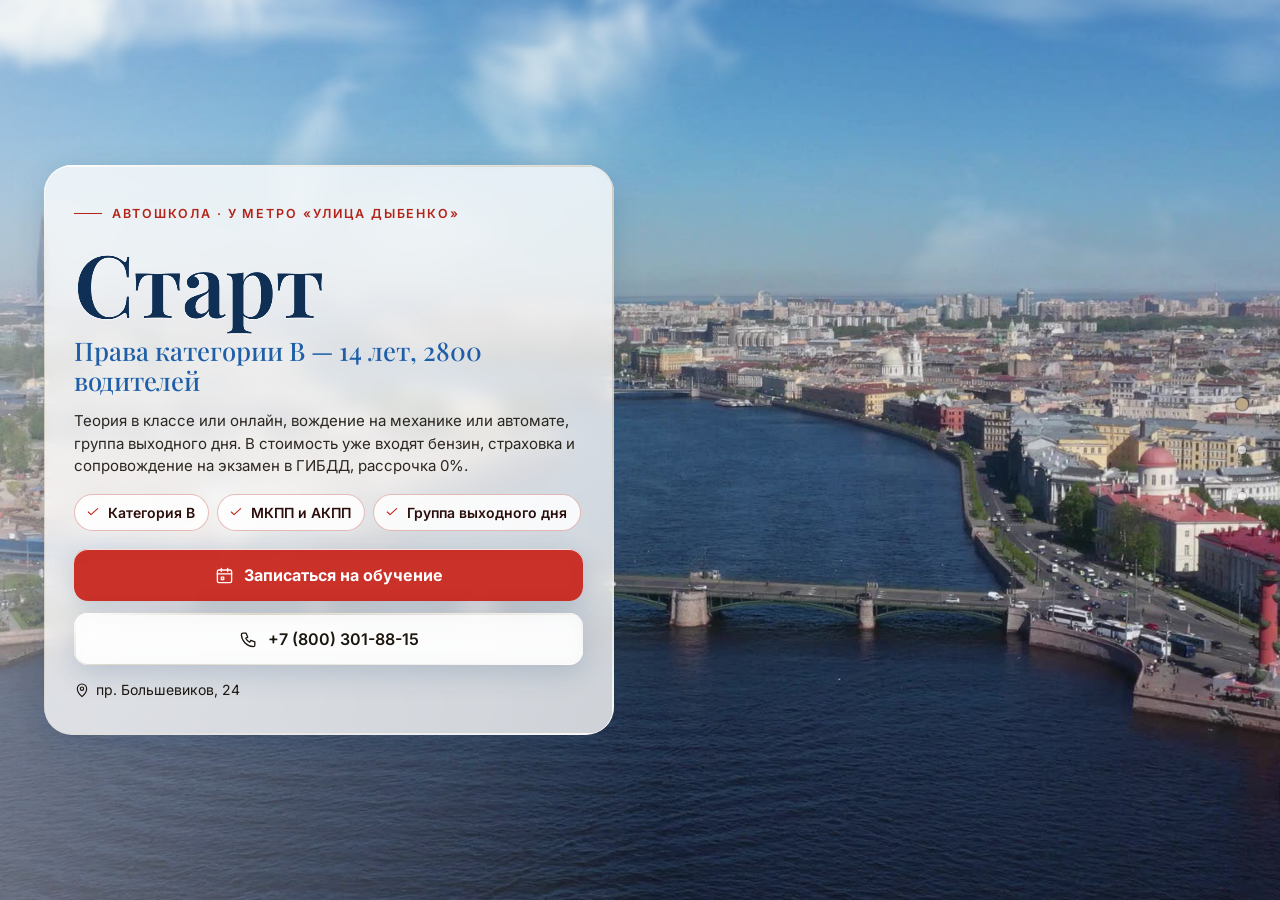
<file: index.html>
<!DOCTYPE html>
<html lang="ru" data-theme="light">
<head>
<meta charset="utf-8">
<meta name="viewport" content="width=device-width, initial-scale=1, viewport-fit=cover">
<title>Автошкола «Старт» — права категории B у метро «Улица Дыбенко», Санкт-Петербург</title>
<meta name="description" content="Автошкола «Старт»: категория B, механика или автомат, теория в классе или онлайн, бензин и страховка в стоимости, рассрочка 0%, группа выходного дня. Тарифы от 55 000 ₽. пр. Большевиков, 24. Телефон 8-800-301-88-15.">
<meta name="robots" content="noindex, nofollow, noarchive">
<meta name="geo.region" content="RU-SPE">
<meta name="geo.placename" content="Санкт-Петербург">
<meta name="geo.position" content="59.8944504;30.4585142">
<meta name="ICBM" content="59.8944504, 30.4585142">
<meta property="og:type" content="website">
<meta property="og:locale" content="ru_RU">
<meta property="og:site_name" content="Автошкола «Старт»">
<meta property="og:title" content="Автошкола «Старт» — права категории B у метро «Улица Дыбенко», Санкт-Петербург">
<meta property="og:description" content="Автошкола «Старт»: категория B, механика или автомат, теория в классе или онлайн, бензин и страховка в стоимости, рассрочка 0%, группа выходного дня. Тарифы от 55 000 ₽. пр. Большевиков, 24. Телефон 8-800-301-88-15.">
<meta name="twitter:card" content="summary_large_image">
<meta name="twitter:title" content="Автошкола «Старт» — права категории B у метро «Улица Дыбенко», Санкт-Петербург">
<meta name="twitter:description" content="Автошкола «Старт»: категория B, механика или автомат, теория в классе или онлайн, бензин и страховка в стоимости, рассрочка 0%, группа выходного дня. Тарифы от 55 000 ₽. пр. Большевиков, 24. Телефон 8-800-301-88-15.">
<meta name="theme-color" content="#fff4f2">
<link rel="icon" href="data:image/svg+xml,%3Csvg%20xmlns%3D%22http%3A//www.w3.org/2000/svg%22%20viewBox%3D%220%200%2064%2064%22%3E%3Crect%20width%3D%2264%22%20height%3D%2264%22%20rx%3D%2214%22%20fill%3D%22%231f5fa8%22/%3E%3Ccircle%20cx%3D%2232%22%20cy%3D%2232%22%20r%3D%2217%22%20fill%3D%22none%22%20stroke%3D%22%23fff%22%20stroke-width%3D%225%22/%3E%3Ccircle%20cx%3D%2232%22%20cy%3D%2232%22%20r%3D%225%22%20fill%3D%22%23ffc54d%22/%3E%3C/svg%3E">
<script>document.documentElement.classList.add('js');try{var _i=parseInt(localStorage.getItem('nb_fs2'),10),_f=[1,1.15,1.3,1.5][_i];if(_f)document.documentElement.style.setProperty('--fs',_f)}catch(e){}</script>
<style id="hero-timing">:root{--hero-d:1.2s}</style>
<link rel="preload" as="image" href="img/hero-poster.jpg" fetchpriority="high">
<!-- шрифты лежат внутри сайта: Google Fonts у российской аудитории режется -->
<style>
@font-face{font-family:'Inter';font-style:normal;font-weight:400;font-display:swap;src:url(assets/fonts/inter-400-cyrillic-ext.woff2) format('woff2');unicode-range:U+0460-052F, U+1C80-1C8A, U+20B4, U+2DE0-2DFF, U+A640-A69F, U+FE2E-FE2F}
@font-face{font-family:'Inter';font-style:normal;font-weight:400;font-display:swap;src:url(assets/fonts/inter-400-cyrillic.woff2) format('woff2');unicode-range:U+0301, U+0400-045F, U+0490-0491, U+04B0-04B1, U+2116}
@font-face{font-family:'Inter';font-style:normal;font-weight:400;font-display:swap;src:url(assets/fonts/inter-400-latin-ext.woff2) format('woff2');unicode-range:U+0100-02BA, U+02BD-02C5, U+02C7-02CC, U+02CE-02D7, U+02DD-02FF, U+0304, U+0308, U+0329, U+1D00-1DBF, U+1E00-1E9F, U+1EF2-1EFF, U+2020, U+20A0-20AB, U+20AD-20C0, U+2113, U+2C60-2C7F, U+A720-A7FF}
@font-face{font-family:'Inter';font-style:normal;font-weight:400;font-display:swap;src:url(assets/fonts/inter-400-latin.woff2) format('woff2');unicode-range:U+0000-00FF, U+0131, U+0152-0153, U+02BB-02BC, U+02C6, U+02DA, U+02DC, U+0304, U+0308, U+0329, U+2000-206F, U+20AC, U+2122, U+2191, U+2193, U+2212, U+2215, U+FEFF, U+FFFD}
@font-face{font-family:'Inter';font-style:normal;font-weight:500;font-display:swap;src:url(assets/fonts/inter-500-cyrillic-ext.woff2) format('woff2');unicode-range:U+0460-052F, U+1C80-1C8A, U+20B4, U+2DE0-2DFF, U+A640-A69F, U+FE2E-FE2F}
@font-face{font-family:'Inter';font-style:normal;font-weight:500;font-display:swap;src:url(assets/fonts/inter-500-cyrillic.woff2) format('woff2');unicode-range:U+0301, U+0400-045F, U+0490-0491, U+04B0-04B1, U+2116}
@font-face{font-family:'Inter';font-style:normal;font-weight:500;font-display:swap;src:url(assets/fonts/inter-500-latin-ext.woff2) format('woff2');unicode-range:U+0100-02BA, U+02BD-02C5, U+02C7-02CC, U+02CE-02D7, U+02DD-02FF, U+0304, U+0308, U+0329, U+1D00-1DBF, U+1E00-1E9F, U+1EF2-1EFF, U+2020, U+20A0-20AB, U+20AD-20C0, U+2113, U+2C60-2C7F, U+A720-A7FF}
@font-face{font-family:'Inter';font-style:normal;font-weight:500;font-display:swap;src:url(assets/fonts/inter-500-latin.woff2) format('woff2');unicode-range:U+0000-00FF, U+0131, U+0152-0153, U+02BB-02BC, U+02C6, U+02DA, U+02DC, U+0304, U+0308, U+0329, U+2000-206F, U+20AC, U+2122, U+2191, U+2193, U+2212, U+2215, U+FEFF, U+FFFD}
@font-face{font-family:'Inter';font-style:normal;font-weight:600;font-display:swap;src:url(assets/fonts/inter-600-cyrillic-ext.woff2) format('woff2');unicode-range:U+0460-052F, U+1C80-1C8A, U+20B4, U+2DE0-2DFF, U+A640-A69F, U+FE2E-FE2F}
@font-face{font-family:'Inter';font-style:normal;font-weight:600;font-display:swap;src:url(assets/fonts/inter-600-cyrillic.woff2) format('woff2');unicode-range:U+0301, U+0400-045F, U+0490-0491, U+04B0-04B1, U+2116}
@font-face{font-family:'Inter';font-style:normal;font-weight:600;font-display:swap;src:url(assets/fonts/inter-600-latin-ext.woff2) format('woff2');unicode-range:U+0100-02BA, U+02BD-02C5, U+02C7-02CC, U+02CE-02D7, U+02DD-02FF, U+0304, U+0308, U+0329, U+1D00-1DBF, U+1E00-1E9F, U+1EF2-1EFF, U+2020, U+20A0-20AB, U+20AD-20C0, U+2113, U+2C60-2C7F, U+A720-A7FF}
@font-face{font-family:'Inter';font-style:normal;font-weight:600;font-display:swap;src:url(assets/fonts/inter-600-latin.woff2) format('woff2');unicode-range:U+0000-00FF, U+0131, U+0152-0153, U+02BB-02BC, U+02C6, U+02DA, U+02DC, U+0304, U+0308, U+0329, U+2000-206F, U+20AC, U+2122, U+2191, U+2193, U+2212, U+2215, U+FEFF, U+FFFD}
@font-face{font-family:'Inter';font-style:normal;font-weight:700;font-display:swap;src:url(assets/fonts/inter-700-cyrillic-ext.woff2) format('woff2');unicode-range:U+0460-052F, U+1C80-1C8A, U+20B4, U+2DE0-2DFF, U+A640-A69F, U+FE2E-FE2F}
@font-face{font-family:'Inter';font-style:normal;font-weight:700;font-display:swap;src:url(assets/fonts/inter-700-cyrillic.woff2) format('woff2');unicode-range:U+0301, U+0400-045F, U+0490-0491, U+04B0-04B1, U+2116}
@font-face{font-family:'Inter';font-style:normal;font-weight:700;font-display:swap;src:url(assets/fonts/inter-700-latin-ext.woff2) format('woff2');unicode-range:U+0100-02BA, U+02BD-02C5, U+02C7-02CC, U+02CE-02D7, U+02DD-02FF, U+0304, U+0308, U+0329, U+1D00-1DBF, U+1E00-1E9F, U+1EF2-1EFF, U+2020, U+20A0-20AB, U+20AD-20C0, U+2113, U+2C60-2C7F, U+A720-A7FF}
@font-face{font-family:'Inter';font-style:normal;font-weight:700;font-display:swap;src:url(assets/fonts/inter-700-latin.woff2) format('woff2');unicode-range:U+0000-00FF, U+0131, U+0152-0153, U+02BB-02BC, U+02C6, U+02DA, U+02DC, U+0304, U+0308, U+0329, U+2000-206F, U+20AC, U+2122, U+2191, U+2193, U+2212, U+2215, U+FEFF, U+FFFD}
@font-face{font-family:'Playfair Display';font-style:normal;font-weight:500;font-display:swap;src:url(assets/fonts/playfair-display-500-cyrillic.woff2) format('woff2');unicode-range:U+0301, U+0400-045F, U+0490-0491, U+04B0-04B1, U+2116}
@font-face{font-family:'Playfair Display';font-style:normal;font-weight:500;font-display:swap;src:url(assets/fonts/playfair-display-500-latin-ext.woff2) format('woff2');unicode-range:U+0100-02BA, U+02BD-02C5, U+02C7-02CC, U+02CE-02D7, U+02DD-02FF, U+0304, U+0308, U+0329, U+1D00-1DBF, U+1E00-1E9F, U+1EF2-1EFF, U+2020, U+20A0-20AB, U+20AD-20C0, U+2113, U+2C60-2C7F, U+A720-A7FF}
@font-face{font-family:'Playfair Display';font-style:normal;font-weight:500;font-display:swap;src:url(assets/fonts/playfair-display-500-latin.woff2) format('woff2');unicode-range:U+0000-00FF, U+0131, U+0152-0153, U+02BB-02BC, U+02C6, U+02DA, U+02DC, U+0304, U+0308, U+0329, U+2000-206F, U+20AC, U+2122, U+2191, U+2193, U+2212, U+2215, U+FEFF, U+FFFD}
@font-face{font-family:'Playfair Display';font-style:normal;font-weight:600;font-display:swap;src:url(assets/fonts/playfair-display-600-cyrillic.woff2) format('woff2');unicode-range:U+0301, U+0400-045F, U+0490-0491, U+04B0-04B1, U+2116}
@font-face{font-family:'Playfair Display';font-style:normal;font-weight:600;font-display:swap;src:url(assets/fonts/playfair-display-600-latin-ext.woff2) format('woff2');unicode-range:U+0100-02BA, U+02BD-02C5, U+02C7-02CC, U+02CE-02D7, U+02DD-02FF, U+0304, U+0308, U+0329, U+1D00-1DBF, U+1E00-1E9F, U+1EF2-1EFF, U+2020, U+20A0-20AB, U+20AD-20C0, U+2113, U+2C60-2C7F, U+A720-A7FF}
@font-face{font-family:'Playfair Display';font-style:normal;font-weight:600;font-display:swap;src:url(assets/fonts/playfair-display-600-latin.woff2) format('woff2');unicode-range:U+0000-00FF, U+0131, U+0152-0153, U+02BB-02BC, U+02C6, U+02DA, U+02DC, U+0304, U+0308, U+0329, U+2000-206F, U+20AC, U+2122, U+2191, U+2193, U+2212, U+2215, U+FEFF, U+FFFD}
/* ===== Notary site — generator stylesheet (light warm base, dark theme by toggle) ===== */
:root{
  --p100:#665230; --p90:#97825e; --p80:#bba887; --p70:#c2b9a9; --p50:#dad5ce; --p40:#e0dedb;
  --p30:#eeece9; --p20:#f1f1f0; --p10:#f8f8f8; --n100:#0e0f11; --n90:#3c404b; --n10:#fff;

  --bg:var(--p10); --bg2:var(--p20); --bg3:var(--p30); --card:var(--n10); --text:var(--n100); --muted:var(--n90);
  --line:var(--p50); --line2:var(--p40); --accent:var(--p90); --accent-d:var(--p100); --accent-l:var(--p80); --accent-soft:var(--p30);
  --on-accent:#fff; --shadow:0 1px 10px rgba(51,51,51,.10); --shadow-lg:0 12px 40px rgba(30,24,10,.14);
  --hero-ov1:rgba(14,15,17,.72); --hero-ov2:rgba(14,15,17,.30); --sec-ov:rgba(248,248,248,.72);
  --ok:#2e8b57; --bad:#b4453b;
  /* те же цвета составляющими: rgba() понимают все браузеры, color-mix() — нет */
  --bg-rgb:248,248,248; --card-rgb:255,255,255; --accent-rgb:151,130,94; --ok-rgb:46,139,87;

  --zc:var(--fs); --fs:1; --vwu:calc(1vw / var(--fs)); --vhu:calc(1vh / var(--fs));   /* масштаб текста (А−/А+) и «честные» vw/vh под ним */
  --hdr-h:68px; --bar-h:70px; --vh:calc(100*var(--vhu)); --gap:24px; --radius:14px; --radius-s:10px;
  --font:"Inter",Tahoma,Arial,sans-serif; --serif:"Playfair Display",Georgia,"Times New Roman",serif;
  --ease:cubic-bezier(.65,.05,.36,1); --speed:520ms;
}
html[data-theme="dark"]{
  --bg:#17150f; --bg2:#1d1a13; --bg3:#252117; --card:#221e15; --text:#f1ebdf; --muted:#b9ae98;
  --line:#3a3325; --line2:#2f2a1e; --accent:#c9b17f; --accent-d:#e0cf9f; --accent-l:#8d7b58; --accent-soft:#2a251a;
  --on-accent:#17150f; --shadow:0 1px 12px rgba(0,0,0,.45); --shadow-lg:0 14px 40px rgba(0,0,0,.55);
  --hero-ov1:rgba(10,9,6,.80); --hero-ov2:rgba(10,9,6,.40); --sec-ov:rgba(16,15,12,.76);
  --bg-rgb:23,21,15; --card-rgb:34,30,21; --accent-rgb:201,177,127;
}

*,*::before,*::after{box-sizing:border-box}
/* А−/А+: весь сайт — шапка, плашки, меню, формы, окна — растёт пропорционально, как при увеличении масштаба в браузере */
html{-webkit-text-size-adjust:100%;scroll-behavior:auto;zoom:var(--fs,1)}
html,body{height:100%;margin:0;overflow:hidden;background:var(--bg);color:var(--text);
  font-family:var(--font);font-size:16px;line-height:1.55;-webkit-font-smoothing:antialiased}
body{overscroll-behavior:none;position:relative}
a{color:inherit;text-decoration:none}
img{display:block;max-width:100%}
button{font:inherit;color:inherit;background:none;border:0;padding:0;cursor:pointer}
input,select,textarea{font:inherit;color:inherit}
h1,h2,h3,h4,p{margin:0}
ul{margin:0;padding:0;list-style:none}
svg{display:block}
.ico{width:22px;height:22px;stroke:currentColor;fill:none;stroke-width:1.7;stroke-linecap:round;stroke-linejoin:round;flex:none}
.vh{position:absolute!important;width:1px;height:1px;overflow:hidden;clip:rect(0 0 0 0);white-space:nowrap}

/* ---------- typography helpers ---------- */
.kicker{display:inline-flex;align-items:center;gap:10px;font-size:13px;font-weight:600;letter-spacing:.14em;text-transform:uppercase;color:var(--accent)}
.kicker::before{content:"";width:28px;height:1px;background:var(--accent)}
.h2{font-size:clamp(26px,calc(3.2*var(--vwu,1vw)),40px);font-weight:600;letter-spacing:-.02em;line-height:1.12;margin-top:10px}
.lead{color:var(--muted);font-size:17px;max-width:640px;margin-top:12px}
.sec-head{margin-bottom:28px}
#contacts .sec-head{margin-bottom:18px}

/* ---------- buttons ---------- */
.btn{display:inline-flex;align-items:center;justify-content:center;gap:10px;min-height:48px;padding:0 22px;border-radius:999px;
  font-weight:600;font-size:15px;line-height:1;border:1.5px solid transparent;transition:background .25s,color .25s,border-color .25s,transform .2s,box-shadow .25s;white-space:nowrap}
.btn:active{transform:translateY(1px)}
.btn-primary{background:var(--accent-d);color:var(--on-accent);border-color:var(--accent-d)}
.btn-primary:hover{background:var(--accent);border-color:var(--accent);color:#fff}
html[data-theme="dark"] .btn-primary:hover{color:#17150f}
.btn-ghost{border-color:var(--line);color:var(--text);background:var(--card)}
.btn-ghost:hover{border-color:var(--accent);color:var(--accent-d)}
.btn-light{background:rgba(255,255,255,.14);color:#fff;border-color:rgba(255,255,255,.55);backdrop-filter:blur(6px)}
.btn-light:hover{background:#fff;color:var(--n100)}
.btn-white{background:#fff;color:var(--n100);border-color:#fff}
.btn-white:hover{background:var(--p30);border-color:var(--p30)}
.btn .ico{width:18px;height:18px}
.btn-sm{min-height:44px;padding:0 16px;font-size:14px}

/* ---------- header ---------- */
.hdr{position:fixed;top:0;left:0;right:0;height:var(--hdr-h);z-index:200;display:flex;align-items:center;
  zoom:calc(1 / var(--zc,1)); --vwu:1vw; --vhu:1vh;   /* А−/А+ шапку не трогают: она всегда как при 100 % (страница в zoom, шапка — встречный zoom) */
  background:rgba(var(--bg-rgb),.88);backdrop-filter:blur(12px);-webkit-backdrop-filter:blur(12px);
  border-bottom:1px solid var(--line2);transition:background .3s}
.hdr-in{width:100%;max-width:1280px;margin:0 auto;padding:0 28px;display:flex;align-items:center;gap:24px}
.brand{display:flex;align-items:center;gap:12px;min-width:0;min-height:44px}
.mono-img{object-fit:contain;background:#fff;padding:2px;box-sizing:border-box}
.mono{width:42px;height:42px;border-radius:12px;background:var(--accent-d);color:var(--on-accent);display:grid;place-items:center;
  font-family:var(--serif);font-size:20px;font-weight:600;flex:none;letter-spacing:.02em}
.brand-t{display:flex;flex-direction:column;line-height:1.15;min-width:0}
.brand-n{font-weight:600;font-size:15px;white-space:nowrap;overflow:hidden;text-overflow:ellipsis}
.brand-s{font-size:13px;color:var(--muted);white-space:nowrap;overflow:hidden;text-overflow:ellipsis}
.nav{display:flex;align-items:center;gap:4px;margin-left:auto}
.nav > li{position:relative}
.nav-a{display:inline-flex;align-items:center;gap:6px;min-height:44px;padding:10px 12px;border-radius:8px;font-size:14px;font-weight:500;color:var(--text);opacity:.8;transition:opacity .2s,background .2s}
.nav-a:hover,.nav-a.cur,.nav > li.open > .nav-a{opacity:1;background:var(--bg3)}
.nav-a .chev{width:14px;height:14px;transition:transform .25s}
.nav > li.open > .nav-a .chev{transform:rotate(180deg)}
.hdr-tools{display:flex;align-items:center;gap:6px;margin-left:8px}
.tool{width:44px;height:44px;border-radius:10px;display:grid;place-items:center;color:var(--text);opacity:.8;transition:background .2s,opacity .2s}
.tool:hover{background:var(--bg3);opacity:1}
.tool .ico{width:20px;height:20px}
.tool-lang{width:auto;padding:0 10px;gap:6px;font-size:13px;font-weight:600;letter-spacing:.04em;display:flex;align-items:center}
.lang-wrap{position:relative}
.lang-dd{position:absolute;right:0;top:calc(100% + 8px);background:var(--card);border:1px solid var(--line);border-radius:12px;box-shadow:var(--shadow-lg);
  padding:6px;min-width:190px;display:none;z-index:210}
.lang-wrap.open .lang-dd{display:block}
.lang-dd button,.lang-dd a{display:flex;width:100%;align-items:center;gap:10px;min-height:44px;padding:9px 12px;border-radius:8px;font-size:14px;text-align:left}
.lang-dd button:hover,.lang-dd a:hover{background:var(--bg3)}
.lang-dd button.cur,.lang-dd a.cur{color:var(--accent-d);font-weight:600}
.lang-dd b{font-size:13px;letter-spacing:.08em;width:26px;color:var(--muted)}
.hdr-book{margin-left:4px}
.burger{display:none}
.moon,.sun{display:none}
html[data-theme="dark"] .sun{display:block}
html:not([data-theme="dark"]) .moon{display:block}

/* mega menu */
.mega{position:absolute;left:50%;top:calc(100% + 10px);transform:translateX(-50%);width:min(980px,calc(calc(100*var(--vwu,1vw)) - 40px));
  background:var(--card);border:1px solid var(--line);border-radius:16px;box-shadow:var(--shadow-lg);padding:20px;display:none;z-index:210}
.nav > li.open > .mega{display:block}
.mega-head{display:flex;justify-content:space-between;align-items:baseline;gap:16px;padding:0 6px 14px;border-bottom:1px solid var(--line2);margin-bottom:12px}
.mega-head b{font-size:14px}
.mega-head span{font-size:13px;color:var(--muted)}
.mega-grid{display:grid;grid-template-columns:repeat(2,1fr);gap:4px}
.mega-it{display:flex;gap:12px;align-items:flex-start;padding:10px 12px;border-radius:10px;text-align:left;width:100%;transition:background .2s}
.mega-it:hover{background:var(--bg3)}
.mega-it .cic{width:38px;height:38px;border-radius:10px;background:var(--accent-soft);color:var(--accent-d);display:grid;place-items:center;flex:none}
.mega-it .cic .ico{width:20px;height:20px}
.mega-it b{display:block;font-size:14px;font-weight:600}
.mega-it small{display:block;font-size:13px;color:var(--muted);line-height:1.35;margin-top:2px}
.mega-it em{font-style:normal;font-size:13px;color:var(--accent);margin-top:3px;display:block}

/* mobile menu */
.mmenu{position:fixed;top:calc(var(--hdr-h) / var(--zc,1));left:0;right:0;bottom:var(--bar-h);z-index:190;background:var(--bg);overflow-y:auto;padding:14px 18px 30px;display:none}
.mmenu.open{display:block}
.mmenu a,.mmenu .macc > button{display:flex;align-items:center;justify-content:space-between;width:100%;padding:14px 6px;border-bottom:1px solid var(--line2);font-size:17px;font-weight:500;text-align:left}
.mmenu .macc > button .chev{width:18px;height:18px;transition:transform .25s}
.mmenu .macc.open > button .chev{transform:rotate(180deg)}
.mmenu .macc-list{display:none;padding:4px 0 8px}
.mmenu .macc.open .macc-list{display:block}
.mmenu .macc-list button{display:flex;align-items:center;gap:12px;width:100%;padding:11px 8px;border-radius:10px;text-align:left;font-size:15px}
.mmenu .macc-list button:hover{background:var(--bg3)}
.mmenu .macc-list .cic{width:32px;height:32px;border-radius:8px;background:var(--accent-soft);color:var(--accent-d);display:grid;place-items:center;flex:none}
.mmenu .macc-list .cic .ico{width:17px;height:17px}
.mmenu-foot{display:flex;flex-wrap:wrap;gap:8px;margin-top:18px}
.mmenu-foot .btn{flex:1}

/* ---------- full-page scroller ---------- */
.fp{position:relative;width:100%;height:var(--vh);overflow:hidden}
.fp-track{will-change:transform;transition:transform var(--speed) var(--ease)}
.fp-track.no-anim{transition:none}
.sec{position:relative;height:var(--vh);width:100%;overflow:hidden}
.sec-scroll{height:100%;overflow-y:auto;overflow-x:hidden;display:flex;flex-direction:column;
  padding:calc(var(--hdr-h) / var(--zc,1) + 20px) 28px calc(var(--bar-h) + 96px);-webkit-overflow-scrolling:touch;scrollbar-width:thin;scrollbar-color:var(--line) transparent}
.wrap{margin:auto;width:100%;max-width:1180px}
.sec-alt{background:var(--bg2)}

/* reveal animation */
.rv{opacity:0;transform:translateY(18px);transition:opacity .7s ease,transform .7s ease;transition-delay:calc(var(--i,0) * 90ms)}
.sec.active .rv{opacity:1;transform:none}

/* side dots */
.dots{position:fixed;right:16px;top:50%;transform:translateY(-50%);z-index:150;display:flex;flex-direction:column;gap:2px}
.dots button{position:relative;width:44px;height:44px;display:grid;place-items:center}
.dots button::after{content:"";width:8px;height:8px;border-radius:50%;background:var(--muted);opacity:.45;transition:transform .25s,opacity .25s,background .25s}
.dots button:hover::after{opacity:.9}
.dots button.cur::after{background:var(--accent);opacity:1;transform:scale(1.5)}
.dots button span{position:absolute;right:32px;top:50%;transform:translateY(-50%) translateX(6px);background:var(--n100);color:#fff;font-size:13px;
  padding:5px 10px;border-radius:6px;white-space:nowrap;opacity:0;pointer-events:none;transition:opacity .2s,transform .2s}
.dots button:hover span{opacity:1;transform:translateY(-50%)}
.sec-hero ~ .dots{color:#fff}
body[data-sec="0"] .dots button::after{background:#fff}
body[data-sec="0"] .dots button.cur::after{background:var(--p80)}

.sec:not(.sec-hero) .sec-scroll{position:relative;z-index:1}

.status{display:inline-flex;align-items:center;gap:8px;padding:8px 14px 8px 10px;border-radius:999px;background:rgba(255,255,255,.12);border:1px solid rgba(255,255,255,.28);font-size:13px;backdrop-filter:blur(6px)}
.status i{width:9px;height:9px;border-radius:50%;background:#7bd389;box-shadow:0 0 0 3px rgba(123,211,137,.28)}
.status.closed i{background:#f08a7e;box-shadow:0 0 0 3px rgba(240,138,126,.28)}
.status.soon i{background:#f0c674;box-shadow:0 0 0 3px rgba(240,198,116,.28)}
.status span{opacity:.85}
.addr-link{display:inline-flex;align-items:center;gap:6px;border-bottom:1px solid currentColor;padding:13px 0 14px;margin:-13px 0 -14px;transition:color .2s}
.addr-link:hover{color:var(--accent)}
.addr-link .ico{width:16px;height:16px}

/* ---------- services ---------- */
.svc-grid{display:grid;grid-template-columns:repeat(5,1fr);gap:14px}
.svc{display:flex;flex-direction:column;align-items:flex-start;gap:10px;padding:18px 16px 16px;border-radius:var(--radius);background:var(--card);border:1px solid var(--line2);
  text-align:left;min-height:170px;transition:transform .25s,box-shadow .25s,border-color .25s;position:relative}
.svc:hover{transform:translateY(-3px);box-shadow:var(--shadow-lg);border-color:var(--accent-l)}
.svc .cic{width:44px;height:44px;border-radius:12px;background:var(--accent-soft);color:var(--accent-d);display:grid;place-items:center}
.svc b{font-size:15px;font-weight:600;line-height:1.3}
.svc small{font-size:13px;color:var(--muted);line-height:1.35}
.svc em{font-style:normal;font-size:13px;color:var(--accent);margin-top:auto;padding-top:6px;display:inline-flex;align-items:center;gap:4px}
.svc em .ico{width:12px;height:12px}

/* ---------- about ---------- */
.about{display:grid;grid-template-columns:1.15fr .85fr;gap:48px;align-items:start}
.about-txt p{color:var(--muted);margin-top:14px;font-size:16px}
.about-txt p:first-of-type{color:var(--text)}
.quote{margin-top:22px;padding:16px 20px;border-left:3px solid var(--accent);background:var(--card);border-radius:0 12px 12px 0;font-family:var(--serif);font-size:18px;line-height:1.45;color:var(--text)}
.creds{display:grid;gap:10px}
.cred{display:flex;gap:14px;align-items:center;padding:14px 16px;border-radius:12px;background:var(--card);border:1px solid var(--line2)}
.cred .cic{width:40px;height:40px;border-radius:10px;background:var(--accent-soft);color:var(--accent-d);display:grid;place-items:center;flex:none}
.cred .cic .ico{width:20px;height:20px}
.cred small{display:block;font-size:13px;color:var(--muted);text-transform:uppercase;letter-spacing:.06em}
.cred b{display:block;font-size:15px;font-weight:600;line-height:1.3}
.chips{display:flex;flex-wrap:wrap;gap:8px;margin-top:16px}
.chips li{padding:8px 14px;border-radius:999px;border:1px solid var(--accent-l);color:var(--accent-d);font-size:13.5px;font-weight:500;background:var(--card)}
.strong-lbl{margin-top:22px;font-size:13px;text-transform:uppercase;letter-spacing:.1em;color:var(--muted)}

/* ---------- how ---------- */
.steps{display:grid;grid-template-columns:repeat(5,1fr);gap:16px;position:relative;margin-top:14px}
.steps::before{content:"";position:absolute;left:8%;right:8%;top:30px;height:1px;background:var(--line)}
.step{position:relative;padding:0 8px}
.step-n{width:60px;height:60px;border-radius:50%;background:var(--card);border:1.5px solid var(--accent-l);color:var(--accent-d);display:grid;place-items:center;
  font-family:var(--serif);font-size:24px;font-weight:600;position:relative;z-index:1;transition:background .4s,color .4s}
.sec.active .step-n{animation:pop .6s var(--ease) both;animation-delay:calc(var(--i) * 140ms + 150ms)}
@keyframes pop{0%{transform:scale(.6);opacity:0}60%{transform:scale(1.08);opacity:1}100%{transform:scale(1)}}
.step b{display:block;margin-top:16px;font-size:17px;font-weight:600}
.step p{color:var(--muted);font-size:14.5px;margin-top:6px}

/* ---------- reviews ---------- */
.reviews{display:grid;grid-template-columns:300px 1fr;gap:28px;align-items:start}
.rsum{background:var(--card);border:1px solid var(--line2);border-radius:var(--radius);padding:26px 24px;text-align:center}
.rsum .big{font-family:var(--serif);font-size:64px;line-height:1;font-weight:500;color:var(--accent-d)}
.stars{display:inline-flex;gap:3px;--fill:100%}
.stars svg{width:20px;height:20px}
.stars .st{fill:var(--line);stroke:none}
.stars .st.on{fill:#e7b73b}
.stars .st.half{fill:url(#halfgrad)}
.rsum .stars{margin-top:8px}
.rsum p{color:var(--muted);font-size:13.5px;margin-top:10px;line-height:1.4}
.rsum .btn{margin-top:16px;width:100%}
.rsum .gis{display:block;margin:10px 0 -14px;padding:14px 0;font-size:13px;color:var(--accent-d);text-decoration:underline;text-underline-offset:3px}
.rgrid{display:grid;grid-template-columns:repeat(2,1fr);gap:14px}
.rev{background:var(--card);border:1px solid var(--line2);border-radius:var(--radius);padding:20px;display:flex;flex-direction:column;gap:10px}
.rev .stars svg{width:15px;height:15px}
.rev p{font-size:14.5px;line-height:1.5;flex:1}
.rev p::before{content:"“";font-family:var(--serif);color:var(--accent);font-size:22px;line-height:0;margin-right:4px;vertical-align:-6px}
.rev-meta{display:flex;flex-wrap:wrap;justify-content:space-between;gap:4px 10px;align-items:baseline;font-size:13px;color:var(--muted)}
.rev-meta b{color:var(--text);font-weight:600}
.rev-src{display:inline-flex;align-items:center;gap:5px;white-space:nowrap;margin-left:auto}
.rev-src i{width:6px;height:6px;border-radius:50%;background:var(--accent)}
.rev-sample{color:var(--muted);font-style:italic;opacity:.85}
.rev-real{color:var(--accent-d);font-weight:600}
.rev-real i{background:var(--ok)}
.rev-is-real{border-color:var(--accent-l)}
.demo-note{margin-top:14px;max-width:760px;font-size:13.5px;line-height:1.45;color:var(--muted);background:var(--accent-soft);
  border-left:3px solid var(--accent);border-radius:0 8px 8px 0;padding:8px 12px}
.rnote{margin-top:14px;font-size:13px;color:var(--muted)}

/* ---------- faq ---------- */
.faq{display:grid;grid-template-columns:1fr 1fr;gap:0 32px;align-items:start}
.faq-col{display:flex;flex-direction:column}
.fq{border-bottom:1px solid var(--line)}
.fq > button{display:flex;width:100%;align-items:center;justify-content:space-between;gap:16px;min-height:44px;padding:16px 4px;text-align:left;font-weight:600;font-size:15.5px;line-height:1.35}
.fq > button .pl{width:26px;height:26px;border-radius:50%;border:1px solid var(--line);display:grid;place-items:center;flex:none;color:var(--accent-d);transition:transform .3s,background .3s}
.fq > button .pl .ico{width:14px;height:14px}
.fq.open > button .pl{transform:rotate(45deg);background:var(--accent-soft)}
.fq-a{display:grid;grid-template-rows:0fr;transition:grid-template-rows .35s var(--ease)}
.fq.open .fq-a{grid-template-rows:1fr}
.fq-a > div{overflow:hidden}
.fq-a p{color:var(--muted);font-size:14.5px;padding:0 4px 16px;line-height:1.55}
.fq-a .faq-note{font-size:13px;color:var(--accent-d);padding-bottom:6px}
.fq-a .faq-note:empty{display:none}

/* ---------- contacts ---------- */
.contacts{display:grid;grid-template-columns:1fr 1.05fr 1fr;gap:18px;align-items:stretch}
.contacts .cbox{padding:16px 18px}
.cbox{background:var(--card);border:1px solid var(--line2);border-radius:var(--radius);padding:20px}
.cl{display:grid;gap:12px}
.cl li{display:flex;gap:12px;align-items:flex-start}
.cl .cic{width:36px;height:36px;border-radius:10px;background:var(--accent-soft);color:var(--accent-d);display:grid;place-items:center;flex:none}
.cl .cic .ico{width:18px;height:18px}
.cl small{display:block;font-size:13px;color:var(--muted);text-transform:uppercase;letter-spacing:.06em}
.cl b{display:block;font-weight:500;font-size:15px;line-height:1.4}
.cl a.tel,.cl a.mail{display:block;padding:14px 0;margin:-14px 0}
.cl a.tel:hover,.cl a.mail:hover{color:var(--accent-d)}
.hours-link{display:inline-block;font-size:13px;color:var(--accent-d);text-decoration:underline;text-underline-offset:3px;padding:14px 0;margin:-14px 0}
.cl .msgs{display:flex;gap:8px;margin-top:4px;flex-wrap:wrap}
.cl .msgs a{display:inline-flex;align-items:center;gap:6px;padding:6px 10px;border-radius:8px;border:1px solid var(--line);font-size:13px;min-height:44px}
.cl .msgs a .ico{width:16px;height:16px}
.mapbox{display:flex;flex-direction:column;gap:12px;padding:12px}
.map{flex:1;min-height:280px;border-radius:10px;overflow:hidden;border:1px solid var(--line);background:var(--bg3);position:relative}
.map iframe{width:100%;height:100%;border:0;position:absolute;inset:0}
.map-actions{display:flex;gap:8px;flex-wrap:wrap}
.map-actions .btn{flex:1;min-height:44px;font-size:14px;padding:0 12px}

/* form */
.form h3{font-size:19px;font-weight:600}
.form .fdesc{color:var(--muted);font-size:13.5px;margin-top:6px}
.fg{display:grid;gap:8px;margin-top:12px}
.f2{display:grid;grid-template-columns:1fr 1fr;gap:10px}
.fld{display:flex;flex-direction:column;gap:4px}
.fld label{font-size:13px;color:var(--muted);font-weight:500}
.fld input,.fld select,.fld textarea{width:100%;background:var(--bg);border:1px solid var(--line);border-radius:10px;padding:8px 12px;font-size:14px;transition:border-color .2s,box-shadow .2s;min-height:44px}
.fld textarea{min-height:48px;resize:vertical}
.fld input:focus,.fld select:focus,.fld textarea:focus{outline:0;border-color:var(--accent);box-shadow:0 0 0 3px rgba(var(--accent-rgb),.22)}
.fld.err input,.fld.err select{border-color:var(--bad)}
.ferr{font-size:13px;color:var(--bad);display:none}
.fld.err .ferr{display:block}
.fnote{font-size:13px;color:var(--muted);margin-top:8px;line-height:1.4}
.fok{display:none;margin-top:10px;padding:10px 12px;border-radius:10px;background:rgba(var(--ok-rgb),.12);color:var(--ok);font-size:13.5px}
.fok.show{display:block}

.foot{margin-top:18px;padding-top:12px;padding-left:250px;flex-wrap:nowrap;align-items:flex-start;border-top:1px solid var(--line2);display:flex;justify-content:space-between;gap:16px;flex-wrap:wrap;font-size:13px;color:var(--muted)}
.foot p{max-width:none}
.foot .fl{white-space:nowrap;flex:none}
.foot .fl a{margin-left:14px;padding:14px 0;margin-top:-14px;margin-bottom:-14px;display:inline-block;min-width:44px;text-align:center;text-decoration:underline;text-underline-offset:3px}

/* ---------- bottom bar ---------- */
.bar{position:fixed;inset:auto 0 0;z-index:300;background:var(--card);box-shadow:0 -1px 10px rgba(51,51,51,.1);border-top:1px solid var(--line2);
  padding:6px 0;padding-bottom:calc(6px + env(safe-area-inset-bottom,0px))}
.bar-in{display:flex;justify-content:space-around;align-items:center;max-width:1080px;margin:0 auto}
.bi{display:flex;flex-direction:column;align-items:center;gap:5px;padding:8px 24px;border-radius:10px;font-size:13.5px;line-height:1;color:var(--text);opacity:.65;
  transition:opacity .3s,background .3s,color .3s;flex:1;max-width:190px;min-width:0}
.bi span{white-space:nowrap;max-width:100%;overflow:hidden;text-overflow:ellipsis}
.bi .ico{width:24px;height:24px}
.bi:hover{opacity:1;background:var(--bg3)}
.bi.cur{opacity:1;color:var(--accent-d)}


/* ---------- modals ---------- */
.modal{position:fixed;inset:0;z-index:400;background:rgba(14,15,17,.62);display:none;align-items:center;justify-content:center;padding:20px}
.modal.open{display:flex}
.mbox{background:var(--card);color:var(--text);border-radius:18px;width:100%;max-width:560px;max-height:min(calc(86*var(--vhu,1vh)),860px);overflow:auto;padding:26px 26px 22px;position:relative;box-shadow:var(--shadow-lg);
  animation:mup .3s var(--ease)}
@keyframes mup{from{opacity:0;transform:translateY(16px) scale(.98)}to{opacity:1;transform:none}}
.mbox-lg{max-width:760px}
.mclose{position:absolute;top:12px;right:12px;width:44px;height:44px;border-radius:50%;display:grid;place-items:center;color:var(--muted)}
.mclose:hover{background:var(--bg3);color:var(--text)}
.mbox h3{font-size:22px;font-weight:600;padding-right:36px}
.mbox .msub{color:var(--muted);font-size:14px;margin-top:4px}
.hours-t{width:100%;border-collapse:collapse;margin-top:16px;font-size:15px}
.hours-t td{padding:9px 6px;border-bottom:1px solid var(--line2)}
.hours-t td:last-child{text-align:right;font-weight:500;white-space:nowrap}
.hours-t tr.today td{color:var(--accent-d);font-weight:600}
.hours-t tr.today td:first-child::after{content:" · " attr(data-today);font-weight:400;font-size:13px;color:var(--muted)}
.hours-t tr.off td:last-child{color:var(--muted);font-weight:400}
.mnote{margin-top:14px;padding:12px 14px;border-radius:10px;background:var(--bg2);font-size:13.5px;color:var(--muted)}
.mnote b{display:block;color:var(--text);margin-bottom:3px;font-size:13px}
.mcontacts{display:flex;flex-wrap:wrap;gap:8px;margin-top:14px}
.mcontacts a{display:inline-flex;align-items:center;gap:7px;min-height:44px;padding:9px 13px;border-radius:10px;border:1px solid var(--line);font-size:13.5px}
.mcontacts a .ico{width:16px;height:16px}
.mcontacts a:hover{border-color:var(--accent)}
/* способы записи: позвонить, написать на почту, заказать обратный звонок */
.bk-opts{display:grid;gap:10px;margin-top:14px}
.bk-opt{display:flex;align-items:center;gap:14px;min-height:60px;padding:10px 16px;border-radius:14px;border:1px solid var(--line);background:var(--bg3);color:var(--text);font-size:16px;font-weight:600;text-align:left;text-decoration:none;transition:border-color .2s,background .2s}
.bk-opt:hover{border-color:var(--accent);background:var(--accent-soft)}
.bk-opt .ico{width:24px;height:24px;color:var(--accent-d);flex:none}
.bk-opt small{display:block;font-weight:400;font-size:13px;color:var(--muted);margin-top:1px}
.mbox-book{max-width:440px}
/* оплата значками, подпись у общего телефона */
.pay-pills{display:flex;flex-wrap:wrap;gap:6px;margin-top:5px}
.pay-pill{display:inline-flex;align-items:center;gap:6px;padding:4px 11px 4px 9px;border-radius:999px;border:1px solid var(--line);background:var(--bg3);font-size:13px;font-weight:600;line-height:1.3;white-space:nowrap}
.pay-pill .ico{width:15px;height:15px;color:var(--accent-d)}
.pay-pill.pay-logo{background:#fff;border-color:rgba(0,0,0,.12);padding:3px 11px;min-height:28px}
.pay-pill.pay-logo img{display:block;height:17px;width:auto}
.pay-pill.pay-logo img[src$="sbp.svg"]{height:20px}

.brand-t{display:flex;flex-direction:column;justify-content:center;gap:2px;line-height:1.1;min-width:0}
.brand-s{display:block;font-size:10.5px;font-weight:600;letter-spacing:.16em;text-transform:uppercase;color:var(--muted);white-space:nowrap;overflow:visible;text-overflow:clip}
.brand-n{font-size:16px;font-weight:600;white-space:nowrap;overflow:visible;text-overflow:clip}
.nav-a{white-space:nowrap}
#navServices{position:static}
.mega{max-height:calc(calc(100*var(--vhu,1vh)) - var(--hdr-h) - 24px);overflow-y:auto;top:calc(100% + 6px);width:min(980px,calc(calc(100*var(--vwu,1vw)) - 32px))}
@media screen and (max-width:760px){.mega-grid{grid-template-columns:1fr}}
@media screen and (max-width:479px){.brand-t{display:flex}.brand-s{font-size:9px;letter-spacing:.14em}.brand-n{font-size:12.5px;white-space:normal;line-height:1.12}}
.bk-inline{grid-template-columns:repeat(3,1fr);gap:8px}
.bk-inline .bk-opt{flex-direction:column;justify-content:center;gap:5px;min-height:76px;padding:9px 6px;font-size:13.5px;text-align:center;line-height:1.2}
.bk-inline .bk-opt .ico{width:22px;height:22px}
.bk-inline .bk-opt small{display:none}
/* services modal */
.svc-list{margin-top:16px;display:grid;grid-template-columns:1fr 1fr;gap:6px}
.svc-list button{display:flex;gap:10px;align-items:center;width:100%;min-height:44px;text-align:left;padding:10px 12px;border-radius:10px;font-size:14px;line-height:1.35;border:1px solid var(--line2);background:var(--bg)}
.svc-list button:hover{border-color:var(--accent);background:var(--accent-soft)}
.svc-list button .ico{width:16px;height:16px;color:var(--accent);margin-top:2px}
.mhint{font-size:13px;color:var(--muted);margin-top:12px}
.mhead{display:flex;gap:14px;align-items:center;padding-right:36px}
.mhead .cic{width:48px;height:48px;border-radius:12px;background:var(--accent-soft);color:var(--accent-d);display:grid;place-items:center;flex:none}

/* ---------- responsive ---------- */
@media (max-width:1200px){
  .svc-grid{grid-template-columns:repeat(5,1fr)}
  .svc{min-height:160px;padding:14px}
  .svc small{display:none}
}
@media screen and (max-width:991px){
  :root{--hdr-h:62px}
  .nav,.hdr-book{display:none}
  .burger{display:grid}
  .hdr-in{padding:0 18px;gap:12px}
}
@media (max-width:991px){
  :root{--bar-h:64px}
  .sec-scroll{padding:calc(var(--hdr-h) / var(--zc,1) + 16px) 22px calc(var(--bar-h) + 96px)}
  .dots{right:8px;gap:8px}
  .dots button span{display:none}
  .svc-grid{grid-template-columns:repeat(3,1fr);gap:10px}
  .svc{min-height:0}
  .about{grid-template-columns:1fr;gap:22px}
  .steps{grid-template-columns:repeat(5,1fr);gap:10px}
  .step-n{width:48px;height:48px;font-size:20px}
  .step b{font-size:15px}.step p{font-size:13px}
  .reviews{grid-template-columns:1fr;gap:16px}
  .rsum{display:flex;align-items:center;gap:18px;text-align:left;padding:16px 18px}
  .rsum .big{font-size:44px}.rsum .stars{margin:0}.rsum p{margin:0;flex:1}.rsum .btn{margin:0;width:auto}.rsum .gis{display:none}
  .faq{grid-template-columns:1fr;gap:0}
  .contacts{grid-template-columns:1fr 1fr}
  .foot{padding-left:0}
  .contacts .form{grid-column:1 / -1}
  .map{min-height:240px}
  .bi{padding:10px 12px;font-size:13px}
}
@media (max-width:767px){
  :root{--bar-h:62px}
  .h2{font-size:26px}
  .lead{font-size:15px}
  .sec-head{margin-bottom:18px}
  .sec-scroll{padding-left:16px;padding-right:16px}
  .svc-grid{grid-template-columns:repeat(2,1fr);gap:10px}
  .svc{padding:12px;gap:8px}
  .svc .cic{width:36px;height:36px}
  .svc b{font-size:13.5px}
  .svc em{display:none}
  .steps{grid-template-columns:1fr;gap:12px}
  .steps::before{left:24px;right:auto;top:10px;bottom:10px;height:auto;width:1px}
  .step{display:grid;grid-template-columns:48px 1fr;gap:14px;align-items:start;padding:0}
  .step-n{grid-row:1 / span 2}
  .step b{margin-top:10px;grid-column:2}
  .step p{grid-column:2;margin-top:2px}
  .rgrid{display:flex;overflow-x:auto;gap:12px;scroll-snap-type:x mandatory;padding-bottom:8px;margin:0 -16px;padding-left:16px;padding-right:16px;scrollbar-width:none}
  .rgrid::-webkit-scrollbar{display:none}
  .rev{flex:0 0 82%;scroll-snap-align:start}
  .rsum{flex-wrap:wrap;gap:12px}
  .rsum p{flex-basis:100%}
  .contacts{grid-template-columns:1fr;gap:14px}
  .contacts .form{grid-column:auto}
  .cbox{padding:16px}
  .map{min-height:220px}
  .f2{grid-template-columns:1fr}
  .foot{flex-direction:column;gap:8px;padding-left:0}
  .bi{padding:8px 4px;font-size:13px;gap:4px}
  .bi .ico{width:22px;height:22px}
  .sec-scroll{padding-bottom:calc(var(--bar-h) + 66px)}
  .mmenu{padding-bottom:80px}
  .demo-note{font-size:13px;padding:7px 10px}
  .mbox{padding:22px 18px 18px;border-radius:16px}
  .svc-list{grid-template-columns:1fr}
  .dots{right:6px;gap:0}
  .dots button{width:44px;height:44px}
  .dots button::after{width:6px;height:6px}
}
@media screen and (max-width:479px){
  :root{--hdr-h:58px}
  .mono{width:36px;height:36px;font-size:17px;border-radius:10px}
  .brand-n{font-size:14px}
  /* тапы в шапке доведены до 44px (см. .tool ниже) — на самой узкой ширине
     текстовому названию рядом с логотипом уже не хватает места без обрезки,
     поэтому в шапке оставляем только логотип-ссылку */
  .tool{width:44px;height:44px}
  .tool-lang{padding:0 8px;width:auto}
  .tool-lang .ico{display:none}
}
@media (max-width:479px){
  :root{--bar-h:60px}
  .svc{padding:11px 10px}
  .svc b{font-size:13px}
  .bi{padding:6px 2px;font-size:13px;gap:4px;width:100%;max-width:none;letter-spacing:-.01em}
  .bi .ico{width:20px;height:20px}
  .bar{padding:5px 0}
  .cl b{font-size:14px}
}
@media (max-height:640px) and (min-width:768px){
  .svc{min-height:0}
}
@media (prefers-reduced-motion:reduce){
  .fp-track{transition-duration:0s}
  .rv{transition:none;opacity:1;transform:none}
}


/* пометка «демонстрационный проект» в подвале */
.foot-demo{margin-top:.5em;font-size:13px;line-height:1.45;opacity:.62}
.foot-demo a{padding:14px 0;margin:-14px 0;display:inline-block;min-width:44px;text-decoration:underline}

/* --- материалы конторы (перенесённый контент клиента) --- */
.info-links{display:flex;flex-wrap:wrap;gap:10px;justify-content:center;margin-top:26px}
.info-links .ilink{display:inline-flex;align-items:center;gap:8px;min-height:44px;padding:9px 16px;border-radius:999px;border:1px solid var(--line);background:var(--card);color:var(--text);font:inherit;font-size:14px;cursor:pointer;transition:background .2s,border-color .2s}
.info-links .ilink:hover{border-color:var(--accent-d);background:var(--bg-alt)}
.info-tabs{display:flex;flex-wrap:wrap;gap:8px;margin:14px 0 4px}
.info-tabs button{min-height:44px;padding:7px 13px;border-radius:999px;border:1px solid var(--line);background:transparent;color:var(--text);font:inherit;font-size:13px;cursor:pointer}
.info-tabs button[aria-selected="true"]{background:var(--accent-d);border-color:var(--accent-d);color:#fff}
.info-body{max-height:min(calc(56*var(--vhu,1vh)),520px);overflow:auto;margin-top:10px;padding-right:4px}
.info-note{font-size:13px;opacity:.7;margin:6px 0 10px}
.info-i{border-bottom:1px solid var(--line)}
.info-i > button{width:100%;display:flex;justify-content:space-between;align-items:center;gap:12px;padding:13px 2px;background:none;border:0;color:inherit;font:inherit;font-weight:600;text-align:left;cursor:pointer}
.info-i > button .pl{width:26px;height:26px;border-radius:50%;border:1px solid var(--line);display:grid;place-items:center;flex:none;color:var(--accent-d);transition:transform .3s,background .3s}
.info-i > button .pl .ico{width:14px;height:14px}
.info-i.open > button .pl{transform:rotate(45deg);background:var(--accent-soft)}
.info-i > div{display:none;padding:0 2px 14px;font-size:15px;line-height:1.62}
.info-i.open > div{display:block}
.info-i p{margin:0 0 10px}
.info-i h4{margin:14px 0 6px;font-size:15px}
.info-i ul{margin:0 0 10px;padding-left:20px}
.info-i li{margin:0 0 5px}
.info-i table{width:100%;border-collapse:collapse;margin:0 0 12px;font-size:14px}
.info-i th,.info-i td{border:1px solid var(--line);padding:7px 9px;text-align:left;vertical-align:top}
.info-f{display:inline-flex;align-items:center;gap:7px;margin:0 8px 8px 0;min-height:44px;padding:7px 12px;border:1px solid var(--line);border-radius:8px;font-size:13px;text-decoration:none;color:var(--accent-d)}
.info-src{display:block;font-size:13px;opacity:.55;margin-top:8px}

/* мобильный: экран должен помещаться целиком, без прокрутки внутри секции —
   поэтому убираем самое объёмное (встроенная карта заменяется кнопкой) и поджимаем формы */
@media (max-width:760px){
  .mapbox .map{display:none}
  .mapbox{padding:0;background:none;border:0}
  /* карточка со списком контактов на телефоне не нужна: адрес, телефон, часы —
     в нижней плашке; прячем её целиком, иначе остаётся пустая рамка */
  #contacts .cbox-info{display:none}
  .foot{padding-left:0;font-size:13px;gap:8px}
  .foot .fl{white-space:normal;flex:1 1 auto}
  .foot .fl a{margin:-14px 12px -14px 0;padding:14px 0;display:inline-block}
  .form .fld{margin-bottom:8px}
  .reviews .rev:nth-child(n+4){display:none}
  .creds .cred:nth-child(n+4){display:none}
  /* второстепенное на телефоне убираем: метро и оплата есть в модалке часов,
     язык и удобное время можно написать в комментарии */
  .cl li.li-metro,.cl li.li-payment{display:none}
  .fld-lang,.fld-time{display:none}
  .foot [data-i18n="foot_disclaimer"]{display:none}
  .foot{padding-top:10px;font-size:13px}
  #about .sec-head .lead,#contacts .sec-head .lead,.form .fnote{display:none}
  /* на телефоне адрес, часы и телефоны всегда под рукой в нижней плашке,
     поэтому на экране контактов оставляем форму и кнопки карты */
  #about .quote,#about .about-txt p:nth-of-type(3){display:none}
  .creds .cred:nth-child(n+3){display:none}
}

/* ---------- размер текста и режим для слабовидящих ---------- */
.tool-a span{font-weight:700;font-size:13px;line-height:1;letter-spacing:.01em}
#hcBtn[aria-pressed="true"]{border-color:var(--accent-d);color:var(--accent-d)}

html[data-hc="1"]{
  --bg:#000; --bg2:#000; --bg3:#000; --card:#000; --text:#fff; --muted:#fff;
  --line:#fff; --line2:#fff; --accent:#ffe14d; --accent-d:#ffe14d; --accent-l:#ffe14d;
  --accent-soft:#000; --on-accent:#000; --shadow:none; --shadow-lg:none;
  --hero-ov1:rgba(0,0,0,.9); --hero-ov2:rgba(0,0,0,.85); --sec-ov:rgba(0,0,0,.92);
  --bg-rgb:0,0,0; --card-rgb:0,0,0; --accent-rgb:255,225,77;
}
html[data-hc="1"] body{background:#000;color:#fff}
html[data-hc="1"] .sec-bg,html[data-hc="1"] .hero-bg,html[data-hc="1"] .sec-photo{display:none!important}
html[data-hc="1"] *{text-shadow:none!important;box-shadow:none!important;backdrop-filter:none!important}
html[data-hc="1"] .card,html[data-hc="1"] .tool,html[data-hc="1"] .btn,
html[data-hc="1"] .chip,html[data-hc="1"] .tag{border:2px solid #fff!important;background:#000!important;color:#fff!important}
html[data-hc="1"] .btn-primary{background:#ffe14d!important;color:#000!important;border-color:#ffe14d!important}
html[data-hc="1"] .btn-primary *{color:#000!important}
html[data-hc="1"] .sec-scroll :where(p,li,span,small,b,strong,h1,h2,h3,h4,td,th,div){color:#fff!important;opacity:1!important}
html[data-hc="1"] a:not(.btn):not(.nav-a){text-decoration:underline;color:#ffe14d!important}
html[data-hc="1"] :focus-visible{outline:3px solid #ffe14d;outline-offset:2px}

/* палец должен попадать и по ширине, не только по высоте — правило в самом
   конце файла, чтобы точно не быть перебитым медиа-запросами/темой выше */
.tool,.tool-lang,.brand{min-width:44px}

</style>
<link rel="stylesheet" href="css/etalon.css?v=20261112f">
<link rel="stylesheet" href="css/title-b.css?v=20261112f">
<link rel="stylesheet" href="css/nevo.css?v=20261112f">
<link rel="stylesheet" href="css/school.css?v=1">
<script type="application/ld+json">{"@context": "https://schema.org", "@type": "DrivingSchool", "name": "Автошкола «Старт»", "telephone": "+7 (800) 301-88-15", "email": "start-driver@mail.ru", "sameAs": [], "address": {"@type": "PostalAddress", "streetAddress": "пр. Большевиков, 24", "addressLocality": "Санкт-Петербург", "addressCountry": "RU"}, "geo": {"@type": "GeoCoordinates", "latitude": 59.90007, "longitude": 30.490581}, "department": [], "hasOfferCatalog": {"@type": "OfferCatalog", "name": "Обучение вождению", "itemListElement": [{"@type": "Offer", "itemOffered": {"@type": "Course", "name": "Старт  — Механика"}, "price": "55000", "priceCurrency": "RUB"}, {"@type": "Offer", "itemOffered": {"@type": "Course", "name": "Старт  — Автомат"}, "price": "60000", "priceCurrency": "RUB"}, {"@type": "Offer", "itemOffered": {"@type": "Course", "name": "Комфорт  — Механика"}, "price": "65000", "priceCurrency": "RUB"}, {"@type": "Offer", "itemOffered": {"@type": "Course", "name": "Комфорт  — Автомат"}, "price": "70000", "priceCurrency": "RUB"}, {"@type": "Offer", "itemOffered": {"@type": "Course", "name": "Люкс  — Механика"}, "price": "90000", "priceCurrency": "RUB"}, {"@type": "Offer", "itemOffered": {"@type": "Course", "name": "Люкс  — Автомат"}, "price": "95000", "priceCurrency": "RUB"}]}}</script>
</head>
<body data-sec="0">
<svg xmlns="http://www.w3.org/2000/svg" style="display:none" aria-hidden="true">
<!-- Font Awesome Free 5.13.0 by @fontawesome - https://fontawesome.com License - https://fontawesome.com/license/free (Icons: CC BY 4.0) --><symbol id="fa-wa" viewBox="0 0 448 512"><path fill="currentColor" stroke="none" d="M380.9 97.1C339 55.1 283.2 32 223.9 32c-122.4 0-222 99.6-222 222 0 39.1 10.2 77.3 29.6 111L0 480l117.7-30.9c32.4 17.7 68.9 27 106.1 27h.1c122.3 0 224.1-99.6 224.1-222 0-59.3-25.2-115-67.1-157zm-157 341.6c-33.2 0-65.7-8.9-94-25.7l-6.7-4-69.8 18.3L72 359.2l-4.4-7c-18.5-29.4-28.2-63.3-28.2-98.2 0-101.7 82.8-184.5 184.6-184.5 49.3 0 95.6 19.2 130.4 54.1 34.8 34.9 56.2 81.2 56.1 130.5 0 101.8-84.9 184.6-186.6 184.6zm101.2-138.2c-5.5-2.8-32.8-16.2-37.9-18-5.1-1.9-8.8-2.8-12.5 2.8-3.7 5.6-14.3 18-17.6 21.8-3.2 3.7-6.5 4.2-12 1.4-32.6-16.3-54-29.1-75.5-66-5.7-9.8 5.7-9.1 16.3-30.3 1.8-3.7.9-6.9-.5-9.7-1.4-2.8-12.5-30.1-17.1-41.2-4.5-10.8-9.1-9.3-12.5-9.5-3.2-.2-6.9-.2-10.6-.2-3.7 0-9.7 1.4-14.8 6.9-5.1 5.6-19.4 19-19.4 46.3 0 27.3 19.9 53.7 22.6 57.4 2.8 3.7 39.1 59.7 94.8 83.8 35.2 15.2 49 16.5 66.6 13.9 10.7-1.6 32.8-13.4 37.4-26.4 4.6-13 4.6-24.1 3.2-26.4-1.3-2.5-5-3.9-10.5-6.6z"/></symbol><symbol id="fa-tg" viewBox="0 0 448 512"><path fill="currentColor" stroke="none" d="M446.7 98.6l-67.6 318.8c-5.1 22.5-18.4 28.1-37.3 17.5l-103-75.9-49.7 47.8c-5.5 5.5-10.1 10.1-20.7 10.1l7.4-104.9 190.9-172.5c8.3-7.4-1.8-11.5-12.9-4.1L117.8 284 16.2 252.2c-22.1-6.9-22.5-22.1 4.6-32.7L418.2 66.4c18.4-6.9 34.5 4.1 28.5 32.2z"/></symbol><symbol id="fa-vk" viewBox="0 0 576 512"><path fill="currentColor" stroke="none" d="M545 117.7c3.7-12.5 0-21.7-17.8-21.7h-58.9c-15 0-21.9 7.9-25.6 16.7 0 0-30 73.1-72.4 120.5-13.7 13.7-20 18.1-27.5 18.1-3.7 0-9.4-4.4-9.4-16.9V117.7c0-15-4.2-21.7-16.6-21.7h-92.6c-9.4 0-15 7-15 13.5 0 14.2 21.2 17.5 23.4 57.5v86.8c0 19-3.4 22.5-10.9 22.5-20 0-68.6-73.4-97.4-157.4-5.8-16.3-11.5-22.9-26.6-22.9H38.8c-16.8 0-20.2 7.9-20.2 16.7 0 15.6 20 93.1 93.1 195.5C160.4 378.1 229 416 291.4 416c37.5 0 42.1-8.4 42.1-22.9 0-66.8-3.4-73.1 15.4-73.1 8.7 0 23.7 4.4 58.7 38.1 40 40 46.6 57.9 69 57.9h58.9c16.8 0 25.3-8.4 20.4-25-11.2-34.9-86.9-106.7-90.3-111.5-8.7-11.2-6.2-16.2 0-26.2.1-.1 72-101.3 79.4-135.6z"/></symbol>
<symbol id="ico-max" viewBox="0 0 24 24"><text x="12" y="15.6" text-anchor="middle" font-family="Arial,Helvetica,sans-serif" font-size="9.5" font-weight="700" fill="currentColor" stroke="none">max</text></symbol>
<symbol id="ico-home" viewBox="0 0 24 24"><path d="M3 11l9-8 9 8"/><path d="M5 10v10h14V10"/><path d="M10 20v-6h4v6"/></symbol>
<symbol id="ico-scroll" viewBox="0 0 24 24"><path d="M7 3h8l4 4v14H7z"/><path d="M15 3v4h4"/><path d="M10 12h6M10 16h6"/></symbol>
<symbol id="ico-heart" viewBox="0 0 24 24"><path d="M12 20s-7-4.4-7-10a4 4 0 0 1 7-2.5A4 4 0 0 1 19 10c0 5.6-7 10-7 10z"/></symbol>
<symbol id="ico-key" viewBox="0 0 24 24"><circle cx="8" cy="15" r="4"/><path d="M11 12l9-9M15 8l2 2M18 5l2 2"/></symbol>
<symbol id="ico-briefcase" viewBox="0 0 24 24"><rect x="3" y="7" width="18" height="13" rx="2"/><path d="M9 7V4h6v3M3 12h18"/></symbol>
<symbol id="ico-stamp" viewBox="0 0 24 24"><path d="M9 10V5a3 3 0 0 1 6 0v5"/><rect x="4" y="10" width="16" height="5" rx="1"/><path d="M7 15v4h10v-4"/></symbol>
<symbol id="ico-safe" viewBox="0 0 24 24"><rect x="3" y="4" width="18" height="16" rx="2"/><circle cx="12" cy="12" r="4"/><path d="M12 10v2l1.5 1.5M6 20v2M18 20v2"/></symbol>
<symbol id="ico-mail" viewBox="0 0 24 24"><rect x="3" y="5" width="18" height="14" rx="2"/><path d="M3 7l9 6 9-6"/></symbol>
<symbol id="ico-chip" viewBox="0 0 24 24"><rect x="6" y="6" width="12" height="12" rx="2"/><rect x="9" y="9" width="6" height="6"/><path d="M9 2v4M15 2v4M9 18v4M15 18v4M2 9h4M2 15h4M18 9h4M18 15h4"/></symbol>
<symbol id="ico-plus" viewBox="0 0 24 24"><circle cx="12" cy="12" r="9"/><path d="M12 8v8M8 12h8"/></symbol>
<symbol id="ico-plus-s" viewBox="0 0 24 24"><path d="M12 6v12M6 12h12"/></symbol>
<symbol id="ico-pin" viewBox="0 0 24 24"><path d="M12 22s7-6.2 7-12a7 7 0 0 0-14 0c0 5.8 7 12 7 12z"/><circle cx="12" cy="10" r="2.5"/></symbol>
<symbol id="ico-phone" viewBox="0 0 24 24"><path d="M5 4h4l2 5-2.5 1.5a11 11 0 0 0 5 5L15 13l5 2v4a2 2 0 0 1-2 2A16 16 0 0 1 3 6a2 2 0 0 1 2-2z"/></symbol>
<symbol id="ico-pen" viewBox="0 0 24 24"><path d="M4 20h4l10-10-4-4L4 16z"/><path d="M12.5 7.5l4 4"/></symbol>
<symbol id="ico-calendar" viewBox="0 0 24 24"><rect x="3" y="5" width="18" height="16" rx="2"/><path d="M3 10h18M8 3v4M16 3v4"/><path d="M8 14h3v3H8z"/></symbol>
<symbol id="ico-clock" viewBox="0 0 24 24"><circle cx="12" cy="12" r="9"/><path d="M12 7v5l3 2"/></symbol>
<symbol id="ico-telegram" viewBox="0 0 24 24"><path d="M21 4L3 11.5l6 2 2 6 3-4 5 3.5z"/><path d="M9 13.5l12-9.5"/></symbol>
<symbol id="ico-callback" viewBox="0 0 24 24"><path d="M5 4h4l2 5-2.5 1.5a11 11 0 0 0 5 5L15 13l5 2v4a2 2 0 0 1-2 2A16 16 0 0 1 3 6a2 2 0 0 1 2-2z"/><path d="M14.5 3.5h6v6M20.5 3.5l-6.5 6.5"/></symbol>
<symbol id="ico-metro" viewBox="0 0 24 24"><circle cx="12" cy="12" r="9"/><path d="M8 16V8l4 5 4-5v8"/></symbol>
<symbol id="ico-check" viewBox="0 0 24 24"><path d="M5 12l4 4L19 7"/></symbol>
<symbol id="ico-moon" viewBox="0 0 24 24"><path d="M20 14.5A8 8 0 0 1 9.5 4a8 8 0 1 0 10.5 10.5z"/></symbol>
<symbol id="ico-sun" viewBox="0 0 24 24"><circle cx="12" cy="12" r="4"/><path d="M12 2v2M12 20v2M2 12h2M20 12h2M4.9 4.9l1.4 1.4M17.7 17.7l1.4 1.4M4.9 19.1l1.4-1.4M17.7 6.3l1.4-1.4"/></symbol>
<symbol id="ico-globe" viewBox="0 0 24 24"><circle cx="12" cy="12" r="9"/><path d="M3 12h18M12 3a14 14 0 0 1 0 18M12 3a14 14 0 0 0 0 18"/></symbol>
<symbol id="ico-menu" viewBox="0 0 24 24"><path d="M4 7h16M4 12h16M4 17h16"/></symbol>
<symbol id="ico-x" viewBox="0 0 24 24"><path d="M6 6l12 12M18 6L6 18"/></symbol>
<symbol id="ico-chev" viewBox="0 0 24 24"><path d="M6 9l6 6 6-6"/></symbol>
<symbol id="ico-card" viewBox="0 0 24 24"><rect x="3" y="6" width="18" height="12" rx="2"/><path d="M3 10h18M7 15h4"/></symbol>
<symbol id="ico-cash" viewBox="0 0 24 24"><rect x="2.5" y="6" width="19" height="12" rx="2"/><circle cx="12" cy="12" r="2.6"/><path d="M6 12h.01M18 12h.01"/></symbol>
<symbol id="ico-shield" viewBox="0 0 24 24"><path d="M12 3l8 3v6c0 5-3.5 8-8 9-4.5-1-8-4-8-9V6z"/><path d="M9 12l2 2 4-4"/></symbol>
<symbol id="ico-hash" viewBox="0 0 24 24"><path d="M10 4L8 20M16 4l-2 16M4 9h17M3 15h17"/></symbol>
<symbol id="ico-users" viewBox="0 0 24 24"><circle cx="9" cy="8" r="3.5"/><path d="M2.5 20a6.5 6.5 0 0 1 13 0"/><circle cx="17" cy="9" r="2.5"/><path d="M15.5 14.5a5 5 0 0 1 6 5"/></symbol>
<symbol id="ico-award" viewBox="0 0 24 24"><circle cx="12" cy="9" r="6"/><path d="M8.5 14L7 22l5-3 5 3-1.5-8"/></symbol>
<symbol id="ico-route" viewBox="0 0 24 24"><circle cx="6" cy="18" r="2.5"/><circle cx="18" cy="6" r="2.5"/><path d="M8.5 18H14a3 3 0 0 0 0-6h-4a3 3 0 0 1 0-6h5.5"/></symbol>
<symbol id="ico-arrow" viewBox="0 0 24 24"><path d="M5 12h14M13 6l6 6-6 6"/></symbol>
<symbol id="ico-ext" viewBox="0 0 24 24"><path d="M14 4h6v6M20 4l-9 9"/><path d="M19 14v5a1 1 0 0 1-1 1H5a1 1 0 0 1-1-1V6a1 1 0 0 1 1-1h5"/></symbol>
<symbol id="ico-send" viewBox="0 0 24 24"><path d="M21 3L10 14"/><path d="M21 3l-7 18-4-7-7-4z"/></symbol>
<symbol id="ico-vk" viewBox="0 0 24 24"><rect x="3" y="3" width="18" height="18" rx="4"/><path d="M7 9c.5 4 2.5 6 5 6v-6m0 3c1.5 0 3-1.5 3-3m-3 3c1.5 0 3 1.5 3 3"/></symbol>
<symbol id="ico-copy" viewBox="0 0 24 24"><rect x="9" y="9" width="11" height="11" rx="2"/><path d="M5 15V6a2 2 0 0 1 2-2h9"/></symbol>
<symbol id="ico-eye" viewBox="0 0 24 24"><path d="M2 12s3.8-6.5 10-6.5S22 12 22 12s-3.8 6.5-10 6.5S2 12 2 12Z"/><circle cx="12" cy="12" r="3"/></symbol>
</svg>

<!-- ===== шапка: на первом экране скрыта, закрепляется со второго ===== -->
<header class="hdr" id="hdr">
  <div class="hdr-in">
    <a class="brand" href="#home" data-go="home" aria-label="Автошкола «Старт»">
      <span class="brand-t"><span class="brand-s">Автошкола</span><span class="brand-n">Старт</span></span>
    </a>
    <ul class="nav" id="nav"><li><a class="nav-a" href="#home" data-go="home">Главная</a></li><li><a class="nav-a" href="#services" data-go="services">Цены</a></li><li><a class="nav-a" href="#contacts" data-go="contacts">Контакты</a></li><li><a class="nav-a" href="credits.html">О сайте</a></li></ul>
    <div class="hdr-tools">
      <div class="hdr-a11y" role="group" aria-label="Размер текста, контраст и тема">
        <button class="tool tool-a" id="fsDown" type="button" title="Мельче" aria-label="Мельче"><span>А−</span></button>
        <button class="tool tool-a" id="fsUp" type="button" title="Крупнее" aria-label="Крупнее"><span>А+</span></button>
        <button class="tool" id="hcBtn" type="button" title="Для слабовидящих" aria-label="Для слабовидящих" aria-pressed="false"><svg class="ico"><use href="#ico-eye"/></svg></button>
        <button class="tool" id="themeBtn" type="button" title="Тёмная / светлая тема" aria-label="Тёмная / светлая тема"><svg class="ico moon"><use href="#ico-moon"/></svg><svg class="ico sun"><use href="#ico-sun"/></svg></button>
      </div>
      <a class="btn btn-primary btn-sm hdr-book" href="#book" data-modal="bookModal">Записаться на обучение</a>
      <a class="hdr-tel" href="tel:+78003018815" aria-label="Позвонить +7 (800) 301-88-15"><svg class="ico"><use href="#ico-phone"/></svg><span>+7 (800) 301-88-15</span></a>
      <button class="tool burger" id="burger" type="button" aria-controls="mmenu" aria-expanded="false" aria-label="Меню"><svg class="ico"><use href="#ico-menu"/></svg></button>
    </div>
  </div>
</header>

<nav class="mmenu" id="mmenu" aria-label="Меню">
  <a href="#home" data-go="home"><span>Главная</span></a>
  <a href="#services" data-go="services"><span>Цены</span></a>
  <a href="#contacts" data-go="contacts"><span>Контакты</span></a>
  <a href="credits.html"><span>О сайте</span></a>
  <div class="mm-set">
    <div class="mm-tools" role="group" aria-label="Размер текста, контраст и тема"><button type="button" data-proxy="#fsDown" aria-label="Мельче"><span>А−</span></button><button type="button" data-proxy="#fsUp" aria-label="Крупнее"><span>А+</span></button><button type="button" data-proxy="#hcBtn" aria-label="Для слабовидящих"><svg class="ico"><use href="#ico-eye"/></svg></button><button type="button" data-proxy="#themeBtn" aria-label="Тёмная / светлая тема"><svg class="ico moon"><use href="#ico-moon"/></svg><svg class="ico sun"><use href="#ico-sun"/></svg></button></div>
  </div>
  <div class="mmenu-foot">
    <a class="btn btn-primary" href="#book" data-modal="bookModal">Записаться на обучение</a>
    <a class="btn btn-ghost" href="tel:+78003018815"><svg class="ico"><use href="#ico-phone"/></svg>+7 (800) 301-88-15</a>
  </div>
</nav>

<main class="fp" id="fp">
  <div class="fp-track" id="track">

<!-- 1. HOME -->
    <section class="sec sec-hero active" id="home" data-title="nav_home">
      <div class="hero-bg" aria-hidden="true">
        <video class="hero-video" id="heroVideo" autoplay muted loop playsinline preload="auto" poster="img/hero-poster.jpg" disablepictureinpicture tabindex="-1"></video>
        <script>(function(){var v=document.getElementById('heroVideo');if(!v)return;var c=navigator.connection;if((window.matchMedia&&matchMedia('(prefers-reduced-motion:reduce)').matches)||(c&&c.saveData)){v.removeAttribute('autoplay');return}v.src=(window.matchMedia&&matchMedia('(max-width:768px)').matches)?'img/hero-video-mobile.mp4':'img/hero-video.mp4'})();</script>
        <canvas class="hero-clouds" id="heroClouds"></canvas>
      </div>
      <div class="sec-scroll"><div class="wrap">
        <div class="hero hero-plq glass glow">
          <span class="kicker rv" style="--i:0">Автошкола · у метро «Улица Дыбенко»</span>
          <h1 class="hero-h1"><span class="hw" id="heroWord">Старт</span><span class="hn rv" style="--i:1">Права категории B — 14 лет, 2800 водителей</span></h1>
          <p class="hero-lead rv" style="--i:2">Теория в классе или онлайн, вождение на механике или автомате, группа выходного дня. В стоимость уже входят бензин, страховка и сопровождение на экзамен в ГИБДД, рассрочка 0%.</p>
          <ul class="hero-cats rv" style="--i:3" aria-label="Обучение"><li><svg class="ico"><use href="#ico-check"/></svg>Категория B</li><li><svg class="ico"><use href="#ico-check"/></svg>МКПП и АКПП</li><li><svg class="ico"><use href="#ico-check"/></svg>Группа выходного дня</li></ul>
          <div class="hero-cta rv" style="--i:4">
            <a class="btn btn-glass btn-book glass glow" href="#book" data-modal="bookModal"><svg class="ico"><use href="#ico-calendar"/></svg><span>Записаться на обучение</span></a>
            <a class="btn btn-glass btn-call glass glow" href="tel:+78003018815"><svg class="ico"><use href="#ico-phone"/></svg><span>+7 (800) 301-88-15</span></a>
          </div>
          <p class="hero-addr rv" style="--i:5"><a class="addr-link" href="#contacts" data-go="contacts"><svg class="ico"><use href="#ico-pin"/></svg>пр. Большевиков, 24</a></p>
          
        </div>
      </div></div>
    </section>

<!-- services -->
    <section class="sec nk-sec" id="services" data-title="nav_services">
      <div class="sec-bg" aria-hidden="true"><div class="a4bg ac-dash" aria-hidden="true"><svg viewBox="0 0 1600 900" preserveAspectRatio="xMidYMax slice" focusable="false"><g transform="translate(1300 690)"><circle class="acd-face" r="220"/><circle class="acd-arc" r="200" pathLength="360" stroke-dasharray="240 120" transform="rotate(150)"/><circle class="acd-red" r="200" pathLength="360" stroke-dasharray="40 320" transform="rotate(350)"/><line class="acd-tick" x1="0" y1="-186" x2="0" y2="-164" transform="rotate(-120)"/><line class="acd-tick" x1="0" y1="-186" x2="0" y2="-164" transform="rotate(-100)"/><line class="acd-tick" x1="0" y1="-186" x2="0" y2="-164" transform="rotate(-80)"/><line class="acd-tick" x1="0" y1="-186" x2="0" y2="-164" transform="rotate(-60)"/><line class="acd-tick" x1="0" y1="-186" x2="0" y2="-164" transform="rotate(-40)"/><line class="acd-tick" x1="0" y1="-186" x2="0" y2="-164" transform="rotate(-20)"/><line class="acd-tick" x1="0" y1="-186" x2="0" y2="-164" transform="rotate(0)"/><line class="acd-tick" x1="0" y1="-186" x2="0" y2="-164" transform="rotate(20)"/><line class="acd-tick" x1="0" y1="-186" x2="0" y2="-164" transform="rotate(40)"/><line class="acd-tick" x1="0" y1="-186" x2="0" y2="-164" transform="rotate(60)"/><line class="acd-tick" x1="0" y1="-186" x2="0" y2="-164" transform="rotate(80)"/><line class="acd-tick" x1="0" y1="-186" x2="0" y2="-164" transform="rotate(100)"/><line class="acd-tick" x1="0" y1="-186" x2="0" y2="-164" transform="rotate(120)"/><text class="acd-num" x="0" y="-130" transform="rotate(-120)">0</text><text class="acd-num" x="0" y="-130" transform="rotate(-80)">40</text><text class="acd-num" x="0" y="-130" transform="rotate(-40)">80</text><text class="acd-num" x="0" y="-130" transform="rotate(0)">120</text><text class="acd-num" x="0" y="-130" transform="rotate(40)">160</text><text class="acd-num" x="0" y="-130" transform="rotate(80)">200</text><text class="acd-num" x="0" y="-130" transform="rotate(120)">240</text><g class="acd-needle acd-n1"><path d="M-7 0 L0 -176 L7 0Z"/></g><circle class="acd-hub" r="20"/></g><g transform="translate(300 720)"><circle class="acd-face" r="170"/><circle class="acd-arc" r="150" pathLength="360" stroke-dasharray="240 120" transform="rotate(150)"/><circle class="acd-red" r="150" pathLength="360" stroke-dasharray="40 320" transform="rotate(350)"/><line class="acd-tick" x1="0" y1="-136" x2="0" y2="-114" transform="rotate(-120)"/><line class="acd-tick" x1="0" y1="-136" x2="0" y2="-114" transform="rotate(-100)"/><line class="acd-tick" x1="0" y1="-136" x2="0" y2="-114" transform="rotate(-80)"/><line class="acd-tick" x1="0" y1="-136" x2="0" y2="-114" transform="rotate(-60)"/><line class="acd-tick" x1="0" y1="-136" x2="0" y2="-114" transform="rotate(-40)"/><line class="acd-tick" x1="0" y1="-136" x2="0" y2="-114" transform="rotate(-20)"/><line class="acd-tick" x1="0" y1="-136" x2="0" y2="-114" transform="rotate(0)"/><line class="acd-tick" x1="0" y1="-136" x2="0" y2="-114" transform="rotate(20)"/><line class="acd-tick" x1="0" y1="-136" x2="0" y2="-114" transform="rotate(40)"/><line class="acd-tick" x1="0" y1="-136" x2="0" y2="-114" transform="rotate(60)"/><line class="acd-tick" x1="0" y1="-136" x2="0" y2="-114" transform="rotate(80)"/><line class="acd-tick" x1="0" y1="-136" x2="0" y2="-114" transform="rotate(100)"/><line class="acd-tick" x1="0" y1="-136" x2="0" y2="-114" transform="rotate(120)"/><text class="acd-num" x="0" y="-80" transform="rotate(-120)">0</text><text class="acd-num" x="0" y="-80" transform="rotate(-80)">1</text><text class="acd-num" x="0" y="-80" transform="rotate(-40)">2</text><text class="acd-num" x="0" y="-80" transform="rotate(0)">3</text><text class="acd-num" x="0" y="-80" transform="rotate(40)">4</text><text class="acd-num" x="0" y="-80" transform="rotate(80)">5</text><text class="acd-num" x="0" y="-80" transform="rotate(120)">6</text><g class="acd-needle acd-n2"><path d="M-7 0 L0 -126 L7 0Z"/></g><circle class="acd-hub" r="15"/></g><g transform="translate(720 840)"><circle class="acd-lamp" r="12"/><circle class="acd-lamp" cx="60" r="12"/><circle class="acd-lamp" cx="120" r="12"/></g></svg></div></div>
      <div class="sec-scroll"><div class="wrap">
        <div class="sec-head glass glow"><span class="kicker rv" style="--i:0">Учебные группы и стоимость</span><h2 class="h2 rv" style="--i:1">Три тарифа на категорию B</h2></div>
        <div class="cbox ac-tbl ac-c2 rv"><div class="ac-tr ac-th"><span>Тариф</span><span>Механика</span><span>Автомат</span></div><div class="ac-tr"><span class="ac-c"><i>Старт</i><small>теория, вождение, сопровождение в ГИБДД</small></span><b>55&nbsp;000&nbsp;₽</b><b>60&nbsp;000&nbsp;₽</b></div><div class="ac-tr"><span class="ac-c"><i>Комфорт</i><small>и сложные маршруты, вождение в удобное время</small></span><b>65&nbsp;000&nbsp;₽</b><b>70&nbsp;000&nbsp;₽</b></div><div class="ac-tr"><span class="ac-c"><i>Люкс</i><small>и курсы «Уверенная парковка» и контраварийное вождение</small></span><b>90&nbsp;000&nbsp;₽</b><b>95&nbsp;000&nbsp;₽</b></div></div><div class="cbox ac-extra rv" style="--i:2"><b>Скидка 5&nbsp;000&nbsp;₽</b> участникам СВО, многодетным семьям и по подарочному сертификату · восстановление навыков — <b>20&nbsp;000&nbsp;₽</b> · «Уверенная парковка», 3 занятия — <b>10&nbsp;000&nbsp;₽</b></div>
        <ul class="a4-notes rv"><li><svg class="ico"><use href="#ico-check"/></svg><span>Во всех тарифах: теория онлайн или в классе, бензин и страховка, сопровождение в ГИБДД</span></li><li><svg class="ico"><use href="#ico-card"/></svg><span>Рассрочка платежа 0%</span></li><li><svg class="ico"><use href="#ico-calendar"/></svg><span>Группа выходного дня: суббота или воскресенье, с 10:00 до 14:00</span></li><li><svg class="ico"><use href="#ico-route"/></svg><span>Своя учебная площадка: змейка, парковка, заезд в бокс, подъём</span></li></ul>
        <div class="a4-cta rv"><a class="btn btn-primary" href="#book" data-modal="bookModal"><svg class="ico"><use href="#ico-calendar"/></svg><span>Записаться на обучение</span></a></div>
      </div></div>
    </section>

    

    

    

    

<!-- contacts -->
    <section class="sec nk-sec" id="contacts" data-title="nav_contacts">
      <div class="sec-bg" aria-hidden="true"><div class="a4bg vl-road" aria-hidden="true"><svg viewBox="0 0 1600 900" preserveAspectRatio="xMidYMax slice" focusable="false">
<rect class="vlr-band" x="0" y="520" width="1600" height="320"/><path class="vlr-edge" d="M0 524H1600M0 836H1600"/><path class="vlr-dash" d="M0 628H1600M0 732H1600"/><g class="vlr-v" style="--t:11s;--d:-2s"><g transform="translate(0 616)"><rect class="vlr-body" x="0" y="-38" width="150" height="34" rx="12"/><path class="vlr-body" d="M30 -38 L52 -66 H108 L128 -38Z"/><path class="vlr-glass" d="M58 -60 H104 L118 -40 H48Z"/><circle class="vlr-lamp" cx="146" cy="-24" r="5"/><circle class="vlr-wheel" cx="34" cy="-4" r="13"/><circle class="vlr-wheel" cx="118" cy="-4" r="13"/><rect class="vlr-plate" x="53.0" y="-35" width="44" height="26" rx="5"/><text class="vlr-plt" x="75" y="-15">B</text></g></g><g class="vlr-v" style="--t:15s;--d:-7s"><g transform="translate(0 720)"><rect class="vlr-body" x="0" y="-38" width="150" height="34" rx="12"/><path class="vlr-body" d="M30 -38 L52 -66 H108 L128 -38Z"/><path class="vlr-glass" d="M58 -60 H104 L118 -40 H48Z"/><circle class="vlr-lamp" cx="146" cy="-24" r="5"/><circle class="vlr-wheel" cx="34" cy="-4" r="13"/><circle class="vlr-wheel" cx="118" cy="-4" r="13"/><rect class="vlr-plate" x="53.0" y="-35" width="44" height="26" rx="5"/><text class="vlr-plt" x="75" y="-15">B</text></g></g><g class="vlr-v" style="--t:19s;--d:-12s"><g transform="translate(0 824)"><rect class="vlr-body" x="0" y="-38" width="150" height="34" rx="12"/><path class="vlr-body" d="M30 -38 L52 -66 H108 L128 -38Z"/><path class="vlr-glass" d="M58 -60 H104 L118 -40 H48Z"/><circle class="vlr-lamp" cx="146" cy="-24" r="5"/><circle class="vlr-wheel" cx="34" cy="-4" r="13"/><circle class="vlr-wheel" cx="118" cy="-4" r="13"/><rect class="vlr-plate" x="53.0" y="-35" width="44" height="26" rx="5"/><text class="vlr-plt" x="75" y="-15">B</text></g></g></svg></div></div>
      <div class="sec-scroll"><div class="wrap">
        <div class="sec-head glass glow"><span class="kicker rv" style="--i:0">Контакты</span><h2 class="h2 rv" style="--i:1">Как нас найти</h2></div>
        <div class="contacts nk-contacts vl-contacts">
          <div class="cbox vl-offs rv"><ul class="vl-ol vl-flat"><li><span>Старт на Большевиков</span><a class="addr-link" href="https://yandex.ru/maps/?ll=30.490581,59.90007&z=16&pt=30.490581,59.90007" target="_blank" rel="noopener">пр. Большевиков, 24 — м. «Улица Дыбенко»</a><span class="addr-note">часы работы уточняйте по телефону</span></li><li><span>Старт на Коммуны</span><span>адрес уточняйте по телефону</span></li></ul><p class=vl-more>Адрес класса на улице Коммуны и учебной площадки уточняйте по телефону.</p></div>
          <div class="cbox mapbox rv" style="--i:3">
            <a class="map-static" href="https://yandex.ru/maps/?ll=30.4906,59.9001&z=15&pt=30.490581,59.90007,pm2rdm1" target="_blank" rel="noopener" aria-label="Открыть карту в Яндекс Картах"><img src="img/map-static.webp" width="720" height="300" alt="Карта: адреса автошколы" loading="lazy" decoding="async"><span class="map-osm">© OpenStreetMap</span></a><div class="map"><iframe data-src="https://yandex.ru/map-widget/v1/?ll=30.4906,59.9001&z=15&pt=30.490581,59.90007,pm2rdm1" title="Карта: Автошкола «Старт»" allowfullscreen></iframe></div>
            <p class="vl-tel"><svg class="ico"><use href="#ico-phone"/></svg><a class="tel" href="tel:+78003018815">+7 (800) 301-88-15</a><span class="addr-note"><span class="nw">часы работы уточняйте по телефону</span></span><span class="addr-note">Ещё телефон: <a class="tel" href="tel:+79219370719">+7 (921) 937-07-19</a></span></p>
            <p class="a4-mail"><svg class="ico"><use href="#ico-mail"/></svg><a class="mail" href="mailto:start-driver@mail.ru">start-driver@mail.ru</a></p>
            <div class="map-actions"><button class="btn btn-ghost" type="button" data-modal="wayModal"><svg class="ico"><use href="#ico-metro"/></svg><span>Как добраться</span></button>
              <a class="btn btn-ghost" href="https://yandex.ru/maps/?ll=30.4906,59.9001&z=15&pt=30.490581,59.90007,pm2rdm1" target="_blank" rel="noopener"><svg class="ico"><use href="#ico-ext"/></svg><span>На Яндекс.Картах</span></a></div>
          </div>
        </div>
      </div></div>
    </section>

    

    



  </div>
</main>

<!-- side dots -->
<nav class="dots" id="dots" aria-label="Разделы"></nav>

<!-- ===== bottom bar ===== -->
<nav class="bar" aria-label="Быстрые действия">
  <div class="bar-in">
    <a class="bi" href="https://yandex.ru/maps/?rtext=~59.90007,30.490581&rtt=auto" target="_blank" rel="noopener"><svg class="ico"><use href="#ico-route"/></svg><span>Маршрут</span></a>
    <a class="bi" href="tel:+78003018815"><svg class="ico"><use href="#ico-phone"/></svg><span>Позвонить</span></a>
    <a class="bi" href="#mail" data-modal="mailModal"><svg class="ico"><use href="#ico-pen"/></svg><span>Написать</span></a>
    <a class="bi" href="#book" data-modal="bookModal"><svg class="ico"><use href="#ico-calendar"/></svg><span>Записаться</span></a>
    <a class="bi" href="#hours" data-modal="hoursModal"><svg class="ico"><use href="#ico-clock"/></svg><span>Часы</span></a>
    <a class="bi" href="mailto:start-driver@mail.ru"><svg class="ico"><use href="#ico-mail"/></svg><span>Почта</span></a>
  </div>
</nav>

<!-- ===== modals ===== -->
<div class="modal" id="bookModal" role="dialog" aria-modal="true" aria-labelledby="bookTitle">
  <div class="mbox mbox-book flipc flipc-swap">
    <button class="mclose" type="button" title="Закрыть" aria-label="Закрыть"><svg class="ico"><use href="#ico-x"/></svg></button>
   <div class="flip-front">
    <h3 id="bookTitle">Как удобнее записаться на обучение?</h3>
    <div class="bk-opts">
      <button class="bk-opt" type="button" data-flip="tel"><svg class="ico"><use href="#ico-phone"/></svg><span><span>Позвонить</span><small>+7 (800) 301-88-15</small></span></button>
      <button class="bk-opt" type="button" data-flip="mail"><svg class="ico"><use href="#ico-mail"/></svg><span><span>Написать на почту</span><small>start-driver@mail.ru</small></span></button>
      <button class="bk-opt" type="button" data-flip="cb"><svg class="ico"><use href="#ico-callback"/></svg><span><span>Заказать обратный звонок</span></span></button>
    </div>
   </div>
   <div class="flip-back" data-cb-back="md" aria-hidden="true"></div>
  </div>
</div>













<div class="modal" id="wayModal" role="dialog" aria-modal="true" aria-labelledby="wayModalT">
  <div class="mbox mbox-rev">
    <button class="mclose" type="button" title="Закрыть" aria-label="Закрыть"><svg class="ico"><use href="#ico-x"/></svg></button>
    <h3 id="wayModalT">Как добраться</h3>
    <div class="nk-mbody"><ul class="nk-list"><li>Старт на Большевиков — пр. Большевиков, 24 — м. «Улица Дыбенко»</li><li>Старт на Коммуны — адрес уточняйте по телефону</li></ul><p class="nk-note">Как добраться удобнее — подскажут по телефону +7 (800) 301-88-15.</p></div>
  </div>
</div>
<div class="modal" id="mailModal" role="dialog" aria-modal="true" aria-labelledby="mailTitle">
  <div class="mbox mbox-mail">
    <button class="mclose" type="button" title="Закрыть" aria-label="Закрыть"><svg class="ico"><use href="#ico-x"/></svg></button>
    <div id="mailBox"></div>
  </div>
</div>
<div class="modal" id="hoursModal" role="dialog" aria-modal="true" aria-labelledby="hoursTitle">
  <div class="mbox">
    <button class="mclose" type="button" title="Закрыть" aria-label="Закрыть"><svg class="ico"><use href="#ico-x"/></svg></button>
    <h3 id="hoursTitle">Часы работы</h3>
    <p class="msub">Телефон автошколы +7 (800) 301-88-15: часы работы уточняйте по телефону.</p>
    <table class="hours-t"><tbody id="hoursBody"></tbody></table>
        <div class="mnote"><b>Вне часов приёма</b><span>Оставьте заявку через форму на сайте или напишите на почту — ответим в ближайший рабочий день.</span></div>
    <div class="mcontacts">
      <a href="tel:+78003018815"><svg class="ico"><use href="#ico-phone"/></svg>+7 (800) 301-88-15</a>
      <a href="mailto:start-driver@mail.ru"><svg class="ico"><use href="#ico-mail"/></svg>start-driver@mail.ru</a>

      <a href="#book" data-modal="bookModal" class="mclose-go"><svg class="ico"><use href="#ico-calendar"/></svg><span>Записаться</span></a>
    </div>
  </div>
</div>


<script>window.SITE = {"slug": "start", "lang": "ru", "langs": ["ru"], "base": "", "name": "Автошкола «Старт»", "name_ru": "Автошкола «Старт»", "short_name": "Старт", "url": "", "form_to": "start-driver@mail.ru", "hours": {"mon": "10:00–19:00", "tue": "10:00–19:00", "wed": "10:00–19:00", "thu": "10:00–19:00", "fri": "10:00–18:00", "sat": "выходной", "sun": "выходной", "noappt": []}, "phones": ["+7 (800) 301-88-15"], "email": "start-driver@mail.ru", "lat": 59.90007, "lon": 30.490581, "i18n": {"ru": {"_name": "Русский", "_flag": "RU", "nav_home": "Главная", "nav_services": "Обучение и цены", "nav_about": "Об автошколе", "nav_how": "Поступление", "nav_reviews": "Отзывы", "nav_faq": "Вопросы", "nav_contacts": "Контакты", "nav_book": "Записаться", "theme_toggle": "Тёмная / светлая тема", "lang_label": "Язык", "btn_book": "Записаться на обучение", "btn_services": "Все услуги", "status_open": "Открыто сейчас", "status_closed": "Сейчас закрыто", "status_until": "до {t}", "status_opens": "откроется {d} в {t}", "status_today": "сегодня", "status_tomorrow": "завтра", "badge_reviews": "Отзывы на Яндекс.Картах", "badge_hint": "Открыть отзывы на Яндекс.Картах", "contacts_kicker": "Контакты", "contacts_title": "Как нас найти", "lbl_address": "Адрес", "lbl_metro": "Метро", "lbl_phone": "Телефоны", "lbl_email": "Почта", "lbl_hours": "Часы приёма", "lbl_payment": "Оплата", "btn_route": "Проложить маршрут", "btn_map": "Открыть на Яндекс.Картах", "hours_mf": "Пн–Пт", "hours_sat": "Сб", "hours_sun": "Вс", "form_title": "Записаться на приём", "form_desc": "Заполните форму — откроется ваш почтовый клиент с готовым письмом. Или позвоните +7 (800) 301-88-15.", "f_name": "Ваше имя", "f_phone": "Телефон", "f_lang": "Язык обращения", "f_service": "Направление", "f_service_ph": "Выберите направление", "f_time": "Удобное время", "f_time_ph": "Например: вторник после 15:00", "f_comment": "Комментарий", "f_comment_ph": "Кратко опишите задачу", "f_submit": "Отправить заявку", "f_note": "Нажимая кнопку, вы открываете письмо в своём почтовом приложении — проверьте и отправьте его.", "f_err_name": "Укажите имя", "f_err_phone": "Укажите телефон в формате +7 …", "f_err_service": "Выберите услугу", "f_sent": "Письмо сформировано и открыто в почтовой программе. Если оно не открылось (например, на телефоне нет почты) — скопируйте адрес и напишите нам вручную или позвоните +7 (800) 301-88-15.", "mail_subject": "Запись на обучение — автошкола «Старт»", "mail_intro": "Заявка на обучение с сайта автошколы «Старт»", "bar_route": "Маршрут", "bar_call": "Позвонить", "bar_write": "Написать", "bar_book": "Записаться", "bar_hours": "Часы", "bar_tg": "Telegram", "bar_mail": "Почта", "hm_title": "Часы работы", "hm_today": "сегодня", "hm_closed": "выходной", "hm_outside": "Вне часов работы", "hm_outside_text": "Оставьте заявку на сайте или напишите на почту — ответим, когда откроемся.", "day_mon": "Понедельник", "day_tue": "Вторник", "day_wed": "Среда", "day_thu": "Четверг", "day_fri": "Пятница", "day_sat": "Суббота", "day_sun": "Воскресенье", "modal_close": "Закрыть", "metro_prefix": "м. ", "aria_menu": "Меню", "aria_sections": "Разделы", "aria_quick": "Быстрые действия", "lang_switch": "Языки сайта", "mail_lbl_notary": "Автошкола", "mail_lbl_name": "Имя", "mail_lbl_phone": "Телефон", "mail_lbl_lang": "Язык", "mail_lbl_service": "Категория", "mail_lbl_time": "Удобное время", "mail_lbl_comment": "Комментарий", "mail_lbl_site": "Сайт", "lbl_messengers": "Мы на связи", "status_docs_last": "приём документов до {t}", "status_docs_over": "приём документов на сегодня закончен", "a11y_bigger": "Крупнее", "a11y_smaller": "Мельче", "a11y_contrast": "Для слабовидящих", "book_pick_title": "Как удобнее записаться?", "book_mail": "Написать на почту", "hours_line": "Пн 10:00–17:00; Вт 11:00–18:00; Ср — нет приёма; Чт 10:00–17:00; Пт 10:00–17:00; Сб, Вс — выходной", "hm_noappt": "нет приёма", "pay_cash": "Наличные", "pay_card": "Банковские карты", "cb_btn": "Заказать обратный звонок", "cb_title": "Заказать обратный звонок", "cb_sub": "Оставьте номер — откроется письмо в автошколу с просьбой перезвонить.", "cb_back": "Назад", "f_email": "Почта", "f_optional": "необязательно", "f_err_email": "Проверьте адрес почты", "cb_service": "Какое обучение нужно", "cb_service_ph": "Выберите направление", "cb_service_other": "Пока не знаю", "cb_time": "Удобное время для звонка", "cb_time_ph": "Например: завтра после 15:00", "cb_submit": "Заказать звонок", "cb_note": "Нажимая кнопку, вы открываете письмо в своём почтовом приложении — проверьте и отправьте его.", "cb_sent": "Письмо сформировано и открыто в почтовой программе. Если оно не открылось (например, на телефоне нет почты) — скопируйте адрес и напишите нам вручную или позвоните +7 (800) 301-88-15.", "mail_cb_subject": "Просьба перезвонить — автошкола «Старт»", "mail_cb_intro": "Прошу перезвонить мне", "mail_cb_about": "по вопросу", "mail_cb_time": "Удобное время для звонка", "mail_lbl_email": "Почта", "mail_modal_title": "Написать на почту", "mail_modal_sub": "Заполните форму — откроется ваша почтовая программа с готовым письмом в автошколу.", "mail_addr_lbl": "Адрес для писем", "mail_copy": "Скопировать адрес", "mail_copied": "Адрес скопирован", "tel_title": "Позвонить", "tel_sub": "Звоните в часы приёма — ответим на вопросы и запишем на приём.", "phone_common": "учебная часть", "cat_B": "Категория B", "cat_IND": "Индивидуальное обучение", "cat_KID": "Детская автошкола", "cat_KAP": "Контраварийная подготовка", "cat_ADP": "Адаптация к своему автомобилю", "nav_docs": "Документы", "nav_team": "Преподаватели", "nav_admit": "Документы для поступления", "nav_more": "Отзывы и документы"}}, "svc": {}, "cats": [{"id": "B", "icon": "plus", "items": []}, {"id": "IND", "icon": "plus", "items": []}, {"id": "KID", "icon": "plus", "items": []}, {"id": "KAP", "icon": "plus", "items": []}, {"id": "ADP", "icon": "plus", "items": []}]};</script>
<script>
/* Notary site engine: full-page scroller, i18n, theme, menus, modals, hours status, form. No dependencies. */
(function () {
  'use strict';
  var S = window.SITE || {};
  var I18N = S.i18n || {};
  var LANGS = Object.keys(I18N);
  var $ = function (sel, root) { return (root || document).querySelector(sel); };
  var $$ = function (sel, root) { return Array.prototype.slice.call((root || document).querySelectorAll(sel)); };
  var html = document.documentElement, body = document.body;
  var lang = 'ru', dict = {};

  /* ---------- helpers ---------- */
  function fmt(str, vars) {
    return String(str).replace(/\{(\w+)\}/g, function (m, k) { return (vars && k in vars) ? vars[k] : (S.vars && k in S.vars ? S.vars[k] : m); });
  }
  function t(key, vars) { var v = dict[key]; if (v === undefined) v = (I18N.ru || {})[key]; if (v === undefined) return key; return fmt(v, vars); }
  function store(k, v) { try { if (v === undefined) return localStorage.getItem(k); localStorage.setItem(k, v); } catch (e) { return null; } }

  /* ---------- i18n ---------- */
  /* Every language is a separate static page (ru at the root, others in /<lang>/); the page already contains its
     dictionary (+ Russian as fallback), so applyLang only (re)fills the dynamic bits — hours table, status, dots. */
  function applyLang(code) {
    if (!I18N[code]) code = 'ru';
    lang = code; dict = I18N[code];
    html.setAttribute('lang', code === 'kg' ? 'ky' : code);
    $$('[data-i18n]').forEach(function (el) {
      var k = el.getAttribute('data-i18n'); var v = t(k);
      if (el.hasAttribute('data-i18n-html')) el.innerHTML = v; else el.textContent = v;
    });
    $$('[data-i18n-ph]').forEach(function (el) { el.setAttribute('placeholder', t(el.getAttribute('data-i18n-ph'))); });
    $$('[data-i18n-title]').forEach(function (el) { el.setAttribute('title', t(el.getAttribute('data-i18n-title'))); el.setAttribute('aria-label', t(el.getAttribute('data-i18n-title'))); });
    $$('.lang-dd [data-lang]').forEach(function (b) { b.classList.toggle('cur', b.getAttribute('data-lang') === code); });
    var cur = $('#langCur'); if (cur) cur.textContent = (dict._flag || code.toUpperCase());
    store('nb_lang', code);
    updateStatus(); buildDots(); buildHours();
    scheduleFit();
    if ($('#infoModal') && (infoData || S.content)) renderInfo();
  }
  function langHref(code) { return (S.base || '') + (code === 'ru' ? '' : code + '/'); }
  function initLang() {
    var page = S.lang || 'ru';
    // legacy links ?lang=xx / #lang=xx → the real language page (hash with the section is kept)
    var want = ((location.search + location.hash).match(/lang=(\w+)/) || [])[1];
    if (want && want !== page && (S.langs || []).indexOf(want) >= 0) {
      var sec = (location.hash.match(/#([a-z]+)/) || [])[1];
      location.replace(langHref(want) + (sec && sec !== 'lang' ? '#' + sec : ''));
      return;
    }
    applyLang(page);
  }

  /* ---------- theme ---------- */
  function initTheme() {
    var saved = store('nb_theme_etalon');   /* свой ключ: на github.io другие демо пишут сюда nb_theme */
    if (saved === 'light' || saved === 'dark') html.setAttribute('data-theme', saved);
    var b = $('#themeBtn'); if (b) b.addEventListener('click', function () {
      var next = html.getAttribute('data-theme') === 'dark' ? 'light' : 'dark';
      html.setAttribute('data-theme', next); store('nb_theme_etalon', next);
    });
  }

  /* ---------- размер текста и режим для слабовидящих ----------
     А−/А+ меняют масштаб всей страницы (CSS zoom на <html>): шапка, плашки, меню, формы, окна и подписи растут
     вместе. Чтобы раскладка перестраивалась так же, как при увеличении масштаба в браузере (колонки сворачиваются,
     меню шапки уходит в бургер, плашки занимают свободное место), пороги всех @media (max/min-width|height)
     пересчитываются под масштаб: «ширина окна» для вёрстки — это ширина окна ÷ масштаб. */
  var FS = [1, 1.15, 1.3, 1.5], fsNow = 1, mqList = null;
  function mqCollect() {
    mqList = [];
    function walk(rules) {
      for (var k = 0; k < rules.length; k++) {
        var r = rules[k];
        if (r.media && r.cssRules && !/^screen\b/.test(r.media.mediaText) && /(?:max|min)-(?:width|height)\s*:\s*[\d.]+px/.test(r.media.mediaText)) mqList.push({ r: r, t: r.media.mediaText });
        if (r.cssRules) walk(r.cssRules);
      }
    }
    Array.prototype.forEach.call(document.styleSheets, function (sh) { var rules; try { rules = sh.cssRules; } catch (e) { return; } if (rules) walk(rules); });
  }
  function mqScale(f) {
    if (!mqList) { if (f === 1) return; mqCollect(); }
    mqList.forEach(function (o) {
      var txt = f === 1 ? o.t : o.t.replace(/((?:max|min)-(?:width|height)\s*:\s*)([\d.]+)px/g, function (m, a, n) { return a + Math.round(n * f) + 'px'; });
      if (o.r.media.mediaText !== txt) o.r.media.mediaText = txt;
    });
  }
  function initA11y() {
    var i = parseInt(store('nb_fs2'), 10); if (isNaN(i) || i < 0 || i >= FS.length) i = 0;
    function apply() {
      fsNow = FS[i];
      html.style.setProperty('--fs', fsNow); html.setAttribute('data-fs', String(i)); store('nb_fs2', String(i));
      mqScale(fsNow);
      var d = $('#fsDown'), u = $('#fsUp');
      if (d) d.disabled = (i === 0); if (u) u.disabled = (i === FS.length - 1);
      window.dispatchEvent(new Event('resize'));                // высоты разделов пересчитать
    }
    apply();
    var u = $('#fsUp'), d = $('#fsDown');
    if (u) u.addEventListener('click', function () { if (i < FS.length - 1) { i++; apply(); } });
    if (d) d.addEventListener('click', function () { if (i > 0) { i--; apply(); } });
    if (store('nb_hc') === '1') html.setAttribute('data-hc', '1');
    var h = $('#hcBtn');
    if (h) {
      h.setAttribute('aria-pressed', html.getAttribute('data-hc') === '1' ? 'true' : 'false');
      h.addEventListener('click', function () {
        var on = html.getAttribute('data-hc') !== '1';
        if (on) html.setAttribute('data-hc', '1'); else html.removeAttribute('data-hc');
        h.setAttribute('aria-pressed', on ? 'true' : 'false'); store('nb_hc', on ? '1' : '0');
      });
    }
  }
  initA11y();

  /* ---------- full page scroller ---------- */
  var track = $('#track'), secs = track ? $$('.sec', track) : [];
  var idx = 0, vh = window.innerHeight / fsNow, lastFlip = 0, lastFlipP = -1e9, lastInner = -1e9;
  /* видимая высота: меньшее из окна и «малого» экрана (100svh — с показанными панелями браузера, адресной строкой и полоской жестов);
     на Android во встроенном браузере Telegram и в Chrome окно бывает выше видимой части — тогда низ экрана уходил под край */
  function visH() {
    var h = window.innerHeight, c = document.documentElement.clientHeight;
    if (c && c < h) h = c;
    try { var pr = document.createElement('div'); pr.style.cssText = 'position:fixed;top:0;left:0;width:0;height:100svh;visibility:hidden;pointer-events:none';
      document.body.appendChild(pr); var sv = pr.offsetHeight; pr.remove(); if (sv > 0 && sv < h) h = sv; } catch (e) { }
    /* встроенные браузеры (Telegram) иногда отдают окно выше видимой части — сверяемся с visualViewport,
       но не во время набора текста (клавиатура) и не при увеличении щипком */
    var vv = window.visualViewport, a = document.activeElement;
    if (vv && vv.scale <= 1.01 && !(a && /^(INPUT|TEXTAREA|SELECT)$/.test(a.tagName))) { var vvh = Math.floor(vv.height); if (vvh > 240 && vvh < h) h = vvh; }
    return h;
  }
  function setVh() {
    var vr = visH(); vh = vr / fsNow; html.style.setProperty('--vh', vh + 'px');   /* в «масштабных» пикселях страницы */
    html.style.setProperty('--vhr', vr + 'px');   /* та же высота в настоящих пикселях — для первого экрана (у него встречный zoom) */
    if (!track) return;
    track.classList.add('no-anim'); track.style.transform = 'translateY(' + (-idx * vh) + 'px)';
    void track.offsetHeight; track.classList.remove('no-anim');
  }
  function goTo(i, noAnim) {
    if (!track) return;
    i = Math.max(0, Math.min(secs.length - 1, i));
    var changed = i !== idx; idx = i;
    if (noAnim) track.classList.add('no-anim');
    track.style.transform = 'translateY(' + (-idx * vh) + 'px)';
    if (noAnim) { void track.offsetHeight; track.classList.remove('no-anim'); }
    body.setAttribute('data-sec', idx);
    secs.forEach(function (s, k) { s.classList.toggle('active', k === idx); });
    if (window.nkAnimSync) window.nkAnimSync();
    var id = secs[idx].id;
    $$('.dots button').forEach(function (d, k) { d.classList.toggle('cur', k === idx); });
    $$('[data-go]').forEach(function (a) { a.classList.toggle('cur', a.getAttribute('data-go') === id); });
    if (changed) { lastFlip = Date.now(); lastFlipP = performance.now(); try { history.replaceState(null, '', '#' + id); } catch (e) { } }
    closeMenus();
  }
  function goId(id) { var k = secs.findIndex(function (s) { return s.id === id; }); if (k >= 0) goTo(k); }
  function canScroll(el, dir) {
    if (!el) return false;
    if (dir > 0) return el.scrollTop + el.clientHeight < el.scrollHeight - 2;
    return el.scrollTop > 2;
  }
  function locked() { return body.classList.contains('modal-open') || body.classList.contains('menu-open'); }

  /* Колесо и тачпад. Один жест = один переход. Жест — это поток событий wheel без пауз дольше WHEEL_QUIET мс.
     Пока идёт анимация перехода и пока поток не затих, новые события только продлевают блокировку: инерция
     тачпада (десятки мелких событий подряд, иногда секунду и дольше) не листает дальше. Отдельный новый жест
     распознаётся по паузе или по явному «разгону» дельты поверх затухающего хвоста. */
  var WHEEL_QUIET = 180, WHEEL_THRESH = 36, wheelAcc = 0, wheelAt = -1e9, wheelHold = false, wheelTail = [];
  function wheelDelta(e) {
    var d = e.deltaY;
    if (e.deltaMode === 1) d *= 33; else if (e.deltaMode === 2) d *= vh;   // строки (Firefox) и страницы → пиксели
    return d;
  }
  function onWheel(e) {
    if (locked()) return;
    var sc = e.target.closest ? e.target.closest('.sec-scroll') : null;
    var d = wheelDelta(e);
    /* время берём у самого события: если страница на миг зависла, накопившиеся события не примут за новый жест */
    var ts = (e.timeStamp && e.timeStamp < 1e11) ? e.timeStamp : performance.now();
    if (Math.abs(e.deltaX) > Math.abs(e.deltaY)) return;                // horizontal (review carousel)
    if (sc && canScroll(sc, d)) { lastInner = ts; return; }              // native inner scroll
    e.preventDefault();
    var gap = ts - wheelAt; wheelAt = ts;
    var ad = Math.abs(d);
    if (gap > WHEEL_QUIET || gap < 0) { wheelHold = false; wheelAcc = 0; wheelTail = []; }   // тишина: новый жест
    wheelTail.push(ad); if (wheelTail.length > 6) wheelTail.shift();
    if (ts - lastFlipP < 620) { wheelHold = true; wheelAcc = 0; return; }          // идёт анимация перехода
    if (ts - lastInner < 350) { wheelAcc = 0; return; }                            // только что доехали до края внутри
    if (wheelHold) {
      /* тот же поток после перехода: пропускаем, пока не появится явный новый толчок */
      var before = wheelTail.slice(0, -1), base = before.length ? Math.max.apply(null, before) : 0;
      if (ad >= 60 && ad > base * 2.5) { wheelHold = false; wheelAcc = 0; } else return;
    }
    if (ad < 2) return;
    wheelAcc += d;
    if (Math.abs(wheelAcc) < WHEEL_THRESH) return;
    var dir = wheelAcc > 0 ? 1 : -1;
    wheelAcc = 0; wheelHold = true;
    goTo(idx + dir);
  }

  /* Касание. Короткий свайп (≥ 40 px или быстрый жест от 24 px) переключает экран сразу. Если внутри экрана своя
     прокрутка — сначала она: свайп, который целиком ушёл на докрутку, экран не листает; свайп, у которого после
     упора осталась «лишняя» длина, листает сразу, без второго свайпа. Пока палец ведёт — экран не двигается. */
  var tY = 0, tX = 0, tT = 0, tOn = false, tSc = null, tScroll0 = 0, tNative = false;
  function evTime(e) { return (e.timeStamp && e.timeStamp < 1e11) ? e.timeStamp : performance.now(); }
  function onTouchStart(e) {
    if (e.touches.length !== 1) { tOn = false; return; }
    var p = e.touches[0]; tY = p.clientY; tX = p.clientX; tT = evTime(e); tOn = true; tNative = false;
    tSc = e.target.closest ? e.target.closest('.sec-scroll') : null;
    tScroll0 = tSc ? tSc.scrollTop : 0;
  }
  function onTouchMove(e) {
    if (locked() || !tOn) return;
    var p = e.touches[0]; var dy = tY - p.clientY, dx = tX - p.clientX;
    if (Math.abs(dx) > Math.abs(dy)) return;                             // horizontal gesture – let it be
    if (tSc && canScroll(tSc, dy)) { tNative = true; return; }           // свой скролл внутри экрана ещё есть
    if (e.cancelable) e.preventDefault();                                 // иначе страница стоит на месте
  }
  function onTouchEnd(e) {
    if (locked() || !tOn) return;
    var p = e.changedTouches[0]; var dy = tY - p.clientY, dx = tX - p.clientX, dt = Math.max(1, evTime(e) - tT);
    tOn = false;
    if (Math.abs(dx) > Math.abs(dy)) return;
    var dir = dy > 0 ? 1 : -1;
    var used = tSc ? Math.abs(tSc.scrollTop - tScroll0) : 0;             // сколько пальцу «съела» внутренняя прокрутка
    var rest = Math.abs(dy) - used;                                       // длина свайпа сверх неё
    if (tSc && canScroll(tSc, dir)) return;                               // внутри ещё есть что докручивать — листать рано
    var fast = Math.abs(dy) / dt > 0.45;
    if (!(rest >= 40 || (fast && rest >= 24))) return;
    if (Date.now() - lastFlip < 450) return;
    goTo(idx + dir);
  }
  function onKey(e) {
    if (locked()) { if (e.key === 'Escape') { closeModals(); closeMenus(); } return; }
    var tag = (e.target.tagName || '').toLowerCase();
    if (tag === 'input' || tag === 'textarea' || tag === 'select') return;
    var sc = $('.sec-scroll', secs[idx]);
    var k = e.key;
    if (k === 'ArrowDown' || k === 'PageDown' || k === ' ') {
      e.preventDefault();
      if (canScroll(sc, 1)) { sc.scrollBy({ top: k === 'ArrowDown' ? 90 : sc.clientHeight * .8, behavior: 'smooth' }); } else goTo(idx + 1);
    } else if (k === 'ArrowUp' || k === 'PageUp') {
      e.preventDefault();
      if (canScroll(sc, -1)) { sc.scrollBy({ top: -(k === 'ArrowUp' ? 90 : sc.clientHeight * .8), behavior: 'smooth' }); } else goTo(idx - 1);
    } else if (k === 'Home') { e.preventDefault(); goTo(0); }
    else if (k === 'End') { e.preventDefault(); goTo(secs.length - 1); }
    else if (k === 'Escape') { closeMenus(); }
  }
  function buildDots() {
    var box = $('#dots'); if (!box) return;
    box.innerHTML = '';
    secs.forEach(function (s, k) {
      var b = document.createElement('button'); b.type = 'button';
      var name = t(s.getAttribute('data-title') || ('nav_' + s.id));
      b.setAttribute('aria-label', name); b.innerHTML = '<span></span>'; b.firstChild.textContent = name;
      if (k === idx) b.classList.add('cur');
      b.addEventListener('click', function () { goTo(k); });
      box.appendChild(b);
    });
  }
  function initScroller() {
    if (!track) return;
    setVh();
    window.addEventListener('resize', setVh);
    window.addEventListener('orientationchange', function () { setTimeout(setVh, 200); });
    if (window.visualViewport) visualViewport.addEventListener('resize', function () { setVh(); if (typeof scheduleFit === 'function') scheduleFit(); });
    [400, 1200, 2500].forEach(function (t) { setTimeout(function () { setVh(); if (typeof scheduleFit === 'function') scheduleFit(); }, t); });   /* панели встроенного браузера встают на место не сразу */
    window.addEventListener('wheel', onWheel, { passive: false });
    window.addEventListener('touchstart', onTouchStart, { passive: true });
    window.addEventListener('touchmove', onTouchMove, { passive: false });
    window.addEventListener('touchend', onTouchEnd, { passive: true });
    window.addEventListener('keydown', onKey);
    document.addEventListener('click', function (e) {
      var a = e.target.closest ? e.target.closest('[data-go]') : null;
      if (!a) return;
      e.preventDefault(); closeModals(); goId(a.getAttribute('data-go'));
      var f = a.getAttribute('data-focus'); if (f) setTimeout(function () { var el = $(f); if (el) el.focus({ preventScroll: true }); }, 600);
    });
    var h = location.hash.replace('#', '').replace(/lang=\w+/, '').replace(/[&?]/g, '');
    var start = h ? secs.findIndex(function (s) { return s.id === h; }) : 0;
    goTo(start > 0 ? start : 0, true);
    // prevent the page itself from scrolling on focus jumps
    window.addEventListener('scroll', function () { if (window.scrollY) window.scrollTo(0, 0); });
  }

  /* ---------- menus ---------- */
  function closeMenus() {
    $$('.nav > li.open').forEach(function (li) { li.classList.remove('open'); });
    var lw = $('.lang-wrap'); if (lw) lw.classList.remove('open');
    var mm = $('#mmenu'); if (mm && mm.classList.contains('open')) { mm.classList.remove('open'); body.classList.remove('menu-open'); }
    var bg = $('#burger'); if (bg) bg.setAttribute('aria-expanded', 'false');
  }
  function initMenus() {
    var svcLi = $('#navServices');
    if (svcLi) {
      var btn = $('.nav-a', svcLi);
      btn.addEventListener('click', function (e) { e.preventDefault(); e.stopPropagation(); var o = svcLi.classList.contains('open'); closeMenus(); if (!o) svcLi.classList.add('open'); });
      var hoverT;
      svcLi.addEventListener('mouseenter', function () { if (window.innerWidth > 991) { clearTimeout(hoverT); svcLi.classList.add('open'); } });
      svcLi.addEventListener('mouseleave', function () { if (window.innerWidth > 991) hoverT = setTimeout(function () { svcLi.classList.remove('open'); }, 180); });
    }
    var lw = $('.lang-wrap');
    if (lw) {
      $('#langBtn').addEventListener('click', function (e) { e.stopPropagation(); var o = lw.classList.contains('open'); $$('.nav > li.open').forEach(function (li) { li.classList.remove('open'); }); lw.classList.toggle('open', !o); });
      // language items are links to the static language pages; keep the current section in the hash
      $$('.lang-dd [data-lang]').forEach(function (b) { b.addEventListener('click', function (e) {
        var code = b.getAttribute('data-lang'); lw.classList.remove('open');
        if (code === lang) { e.preventDefault(); return; }
        var sec = secs[idx] ? secs[idx].id : '';
        if (b.tagName === 'A') { if (sec && sec !== 'home') b.setAttribute('href', langHref(code) + '#' + sec); return; }
        applyLang(code);
      }); });
    }
    var bg = $('#burger'), mm = $('#mmenu');
    if (bg && mm) bg.addEventListener('click', function (e) {
      e.stopPropagation();
      var o = mm.classList.contains('open');
      closeMenus();
      if (!o) { mm.classList.add('open'); body.classList.add('menu-open'); bg.setAttribute('aria-expanded', 'true'); }
    });
    $$('.macc > button').forEach(function (b) { b.addEventListener('click', function () { b.parentNode.classList.toggle('open'); }); });
    document.addEventListener('click', function (e) {
      if (e.target.closest && (e.target.closest('.nav > li.open') || e.target.closest('.lang-wrap') || e.target.closest('#mmenu') || e.target.closest('#burger'))) return;
      $$('.nav > li.open').forEach(function (li) { li.classList.remove('open'); });
      if (lw) lw.classList.remove('open');
    });
    $$('[data-cat]').forEach(function (b) { b.addEventListener('click', function (e) { e.preventDefault(); openCat(b.getAttribute('data-cat')); }); });
  }

  /* ---------- modals ---------- */
  function openModal(id) { var m = $('#' + id); if (!m) return; closeMenus(); $$('.modal.open').forEach(function (o) { if (o !== m) o.classList.remove('open'); }); m.classList.add('open'); body.classList.add('modal-open'); var c = $('.mclose', m); if (c) c.focus({ preventScroll: true }); }
  function closeModals() { $$('.modal.open').forEach(function (m) { m.classList.remove('open'); }); body.classList.remove('modal-open'); resetFlips(); }
  function initModals() {
    $$('[data-modal]').forEach(function (b) { b.addEventListener('click', function (e) { e.preventDefault(); openModal(b.getAttribute('data-modal')); }); });
    $$('.modal').forEach(function (m) {
      m.addEventListener('click', function (e) { if (e.target === m) closeModals(); });
      $$('.mclose', m).forEach(function (c) { c.addEventListener('click', closeModals); });
    });
    document.addEventListener('keydown', function (e) { if (e.key === 'Escape') closeModals(); });
  }

  /* ---------- services category modal ---------- */
  var cats = S.cats || [];
  function catById(id) { for (var i = 0; i < cats.length; i++) if (cats[i].id === id) return cats[i]; return null; }
  function openCat(id) {
    var c = catById(id); if (!c) return;
    var m = $('#svcModal'); if (!m) return;
    $('#svcTitle', m).textContent = t('cat_' + c.id);
    $('#svcDesc', m).textContent = t('cat_' + c.id + '_d');
    var ic = $('#svcIcon', m); var tpl = $('#ico-' + c.icon); ic.innerHTML = tpl ? tpl.innerHTML : '';
    var list = $('#svcList', m); list.innerHTML = '';
    var tr = (S.svc && S.svc[c.id]) || [];          // translated names for the page language; missing → Russian original
    c.items.forEach(function (ru, i) {
      var name = (lang !== 'ru' && tr[i]) ? tr[i] : ru;
      var b = document.createElement('button'); b.type = 'button';
      var chk = $('#ico-check'); b.innerHTML = (chk ? chk.innerHTML : '') + '<span></span>'; b.lastChild.textContent = name;
      // the request e-mail is read by a Russian-speaking office: translated name + Russian original
      b.addEventListener('click', function () { pickService(c.id, name === ru ? ru : name + ' (' + ru + ')'); });
      list.appendChild(b);
    });
    var bk = $('#svcBook', m); bk.onclick = function () { var sel = $('#fService'); if (sel) sel.value = c.id; closeModals(); openModal('bookModal'); };
    openModal('svcModal');
  }
  function pickService(catId, item) {
    closeModals();
    var sel = $('#fService'); if (sel) sel.value = catId;
    var cm = $('#fComment'); if (cm && item) cm.value = item;
    goId('contacts');
    setTimeout(function () { var n = $('#fName'); if (n) n.focus({ preventScroll: true }); }, 600);
  }

  /* ---------- hours / status ---------- */
  var DAYS = ['sun', 'mon', 'tue', 'wed', 'thu', 'fri', 'sat'];
  function mskNow() { var d = new Date(); return new Date(d.getTime() + (d.getTimezoneOffset() + 180) * 60000); }
  function parseRange(s) { var m = String(s || '').match(/(\d{1,2}):(\d{2})\s*[–—-]\s*(\d{1,2}):(\d{2})/); if (!m) return null; return { o: +m[1] * 60 + +m[2], c: +m[3] * 60 + +m[4], os: m[1].padStart(2, '0') + ':' + m[2], cs: m[3].padStart(2, '0') + ':' + m[4] }; }
  function dayRange(dow) { var h = S.hours || {}; return parseRange(h[DAYS[dow]]); }
  /* Приём документов заканчивается раньше закрытия конторы (hours.doc).
     Отсюда три состояния «светофора»: зелёный — работаем и принимаем документы,
     жёлтый — открыто, но приём документов кончается/закончился, красный — закрыто.
     Всё считается по реальному расписанию, ничего не выдумывается. */
  function docMins(dow) {
    var h = S.hours || {}, doc = h.doc; if (!doc) return null;
    var v = dow === 0 ? doc.sun : dow === 6 ? doc.sat : doc.mon_fri;
    var m = String(v || '').match(/(\d{1,2}):(\d{2})/); if (!m) return null;
    return { m: +m[1] * 60 + +m[2], s: m[1].padStart(2, '0') + ':' + m[2] };
  }
  function updateStatus() {
    var el = $('#status'); if (!el) return; if (!S.hours_known) { el.classList.remove('closed', 'soon'); $('span', el).textContent = 'Часы работы уточняйте по телефону'; return; }
    var now = mskNow(), dow = now.getDay(), mins = now.getHours() * 60 + now.getMinutes();
    var r = dayRange(dow), open = r && mins >= r.o && mins < r.c;
    var soon = false;
    var txt;
    if (open) {
      var dm = docMins(dow);
      if (dm && mins >= dm.m) { soon = true; txt = t('status_open') + ' · ' + t('status_docs_over'); }
      else if (dm && mins >= dm.m - 30) { soon = true; txt = t('status_open') + ' · ' + t('status_docs_last', { t: dm.s }); }
      else txt = t('status_open') + ' · ' + t('status_until', { t: r.cs });
    }
    else {
      var when = null, d = dow, add = 0;
      if (r && mins < r.o) when = { d: t('status_today'), t: r.os };
      else for (var i = 1; i <= 7 && !when; i++) { var rr = dayRange((dow + i) % 7); if (rr) when = { d: i === 1 ? t('status_tomorrow') : t('day_' + DAYS[(dow + i) % 7]).toLowerCase(), t: rr.os }; }
      txt = t('status_closed') + (when ? ' · ' + t('status_opens', when) : '');
    }
    el.classList.toggle('closed', !open);
    el.classList.toggle('soon', !!soon);
    $('span', el).textContent = txt;
  }
  function buildHours() {
    var tb = $('#hoursBody'); if (!tb) return; if (!S.hours_known) { tb.innerHTML = '<tr><td colspan="2">Часы работы уточняйте по телефону</td></tr>'; return; }
    var h = S.hours || {}, dow = mskNow().getDay(); tb.innerHTML = '';
    for (var i = 1; i <= 7; i++) {
      var d = i % 7, key = DAYS[d], val = h[key];
      var r = parseRange(val), tr = document.createElement('tr');
      if (d === dow) { tr.className = 'today'; }
      if (!r) tr.classList.add('off');
      var td1 = document.createElement('td'); td1.textContent = t('day_' + key); td1.setAttribute('data-today', t('hm_today'));
      var td2 = document.createElement('td'); td2.textContent = r ? (r.os + ' – ' + r.cs) : t((h.noappt || []).indexOf(key) >= 0 ? 'hm_noappt' : 'hm_closed');
      tr.appendChild(td1); tr.appendChild(td2); tb.appendChild(tr);
    }
  }

  /* ---------- stars ---------- */
  var starN = 0;
  function starsHtml(rating) {
    var out = '', r = Math.max(0, Math.min(5, parseFloat(String(rating).replace(',', '.')) || 0));
    var path = 'M12 2.5l2.9 6.1 6.6.8-4.9 4.6 1.3 6.6L12 17.4l-5.9 3.2 1.3-6.6L2.5 9.4l6.6-.8z';
    for (var i = 0; i < 5; i++) {
      var p = Math.max(0, Math.min(1, r - i)), id = 'sc' + (starN++);
      out += '<svg viewBox="0 0 24 24" aria-hidden="true"><path class="st" d="' + path + '"/>';
      if (p > 0) out += '<clipPath id="' + id + '"><rect x="0" y="0" width="' + (24 * p).toFixed(1) + '" height="24"/></clipPath><path class="st on" clip-path="url(#' + id + ')" d="' + path + '"/>';
      out += '</svg>';
    }
    return out;
  }
  function initStars() { $$('[data-stars]').forEach(function (el) { el.innerHTML = starsHtml(el.getAttribute('data-stars')); }); }

  /* ---------- FAQ ---------- */
  function initFaq() {
    $$('.fq > button').forEach(function (b) {
      b.addEventListener('click', function () {
        var it = b.parentNode, open = it.classList.contains('open');
        it.classList.toggle('open', !open); b.setAttribute('aria-expanded', String(!open));
      });
    });
    var first = $('.fq');
    if (first && window.innerWidth / fsNow > 760) { first.classList.add('open'); $('button', first).setAttribute('aria-expanded', 'true'); }
  }

  /* ---------- form ---------- */
  function initForm() {
    var f = $('#bookForm'); if (!f) return;
    function setErr(id, on) { var fl = $('#' + id).closest('.fld'); fl.classList.toggle('err', !!on); }
    f.addEventListener('submit', function (e) {
      e.preventDefault();
      var name = $('#fName').value.trim(), phone = $('#fPhone').value.trim(), svc = $('#fService'), ok = true;
      var digits = phone.replace(/\D/g, '');
      setErr('fName', name.length < 2); if (name.length < 2) ok = false;
      setErr('fPhone', digits.length < 10); if (digits.length < 10) ok = false;
      setErr('fService', !svc.value); if (!svc.value) ok = false;
      if (!ok) return;
      var svcName = svc.options[svc.selectedIndex].textContent;
      var notaryName = S.name_ru && S.name_ru !== S.name ? S.name + ' / ' + S.name_ru : (S.name || '');
      var lines = [t('mail_intro'), '',
        t('mail_lbl_notary') + ': ' + notaryName,
        t('mail_lbl_name') + ': ' + name,
        t('mail_lbl_phone') + ': ' + phone,
        t('mail_lbl_lang') + ': ' + $('#fLang').value,
        t('mail_lbl_service') + ': ' + svcName,
        t('mail_lbl_time') + ': ' + ($('#fTime').value.trim() || '—'),
        t('mail_lbl_comment') + ': ' + ($('#fComment').value.trim() || '—'), '',
        t('mail_lbl_site') + ': ' + (S.url || location.href)];
      var href = 'mailto:' + (S.form_to || '') + '?subject=' + encodeURIComponent(t('mail_subject')) + '&body=' + encodeURIComponent(lines.join('\n'));
      window.location.href = href;
      showSent($('#fOk'), 'f_sent');
    });
    $$('input,select,textarea', f).forEach(function (el) { el.addEventListener('input', function () { el.closest('.fld').classList.remove('err'); }); });
  }


  /* ---------- обратный звонок: плашка переворачивается (3D flip) в форму; без серверов — письмо через mailto ---------- */
  function flipCard(card, toBack, done, mid) {
    var front = $('.flip-front', card), back = $('.flip-back', card);
    function swap() {
      if (mid) mid();   /* в момент, когда плашка стоит ребром: смена вида и высоты не видна */
      card.classList.toggle('show-back', toBack);
      if (front) front.setAttribute('aria-hidden', toBack ? 'true' : 'false');
      if (back) back.setAttribute('aria-hidden', toBack ? 'false' : 'true');
    }
    var reduced = window.matchMedia && matchMedia('(prefers-reduced-motion:reduce)').matches;
    if (reduced || !card.animate || card._flipping) { if (!card._flipping) { swap(); if (done) done(); } return; }
    card._flipping = true;
    var P = 'perspective(1500px) ';
    var out = card.animate([{ transform: P + 'rotateY(0deg) scale(1)' }, { transform: P + 'rotateY(90deg) scale(.94)' }],
      { duration: 360, easing: 'cubic-bezier(.55,0,.9,.55)', fill: 'forwards' });
    out.onfinish = function () {
      swap();
      var inn = card.animate([{ transform: P + 'rotateY(-90deg) scale(.94)' }, { transform: P + 'rotateY(0deg) scale(1)' }],
        { duration: 620, easing: 'cubic-bezier(.2,.9,.3,1.18)' });
      out.cancel();
      inn.onfinish = function () { card._flipping = false; if (done) done(); };
    };
  }
  function resetFlips() { $$('.flipc.show-back').forEach(function (c) { c.classList.remove('show-back'); showView(c, null); var f = $('.flip-front', c), b = $('.flip-back', c); if (f) f.setAttribute('aria-hidden', 'false'); if (b) b.setAttribute('aria-hidden', 'true'); }); }
  function cbHTML(p) {
    var opts = '<option value="" selected disabled>' + esch(t('cb_service_ph')) + '</option>' +
      (S.cats || []).map(function (c) { var n = t('cat_' + c.id); return '<option value="' + esch(n) + '">' + esch(n) + '</option>'; }).join('') +
      '<option value="' + esch(t('cb_service_other')) + '">' + esch(t('cb_service_other')) + '</option>';
    function fld(id, label, input, err, opt) {
      return '<div class="fld"><label for="' + id + '">' + esch(label) + (opt ? ' <span class="opt">(' + esch(t('f_optional')) + ')</span>' : '') + '</label>' + input + (err ? '<span class="ferr">' + esch(err) + '</span>' : '') + '</div>';
    }
    return '<h3>' + esch(t('cb_title')) + '</h3><p class="fdesc">' + esch(t('cb_sub')) + '</p>' +
      '<form class="fg cb-form" novalidate>' +
      '<div class="f2">' +
        fld('cb' + p + 'Name', t('f_name'), '<input id="cb' + p + 'Name" name="name" type="text" autocomplete="name" required>', t('f_err_name')) +
        fld('cb' + p + 'Phone', t('f_phone'), '<input id="cb' + p + 'Phone" name="phone" type="tel" inputmode="tel" autocomplete="tel" placeholder="+7 " required>', t('f_err_phone')) +
      '</div><div class="f2">' +
        fld('cb' + p + 'Email', t('f_email'), '<input id="cb' + p + 'Email" name="email" type="email" inputmode="email" autocomplete="email" placeholder="name@example.ru">', t('f_err_email'), true) +
        fld('cb' + p + 'Service', t('cb_service'), '<select id="cb' + p + 'Service" name="service" required>' + opts + '</select>', t('f_err_service')) +
      '</div>' +
      fld('cb' + p + 'Time', t('cb_time'), '<input id="cb' + p + 'Time" name="time" type="text" placeholder="' + esch(t('cb_time_ph')) + '">', '', true) +
      '<div class="cb-actions"><button class="btn btn-ghost cb-back-btn" type="button"><svg class="ico" style="transform:rotate(180deg)"><use href="#ico-arrow"/></svg><span>' + esch(t('cb_back')) + '</span></button>' +
      '<button class="btn btn-primary" type="submit"><svg class="ico"><use href="#ico-send"/></svg><span>' + esch(t('cb_submit')) + '</span></button></div>' +
      '<p class="fnote">' + esch(t('cb_note')) + '</p>' +
      (dict.pd_note || (I18N.ru || {}).pd_note ? '<p class="pd-note">' + esch(t('pd_note')) + ' <a href="' + esch((S.base || '') + 'politika.html') + '" target="_blank" rel="noopener">' + esch(t('pd_link')) + '</a></p>' : '') + '<p class="fok"></p></form>';
  }
  /* Обратная сторона плашки «Записаться на приём» — три вида: обратный звонок (cb), письмо (mail), телефон (tel).
     Показывается один, остальные скрыты; «Назад» переворачивает плашку обратно. Тот же 3D-переворот. */
  function telHTML() {
    var h = S.hours || {}, dow = mskNow().getDay(), rows = S.hours_known ? '' : '<tr><td colspan="2">Часы работы уточняйте по телефону</td></tr>';
    for (var i = 1; i <= 7 && S.hours_known; i++) {
      var d = i % 7, key = DAYS[d], r = parseRange(h[key]);
      rows += '<tr class="' + (d === dow ? 'today ' : '') + (r ? '' : 'off') + '"><td data-today="' + esch(t('hm_today')) + '">' + esch(t('day_' + key)) + '</td><td>' +
        esch(r ? (r.os + ' – ' + r.cs) : t((h.noappt || []).indexOf(key) >= 0 ? 'hm_noappt' : 'hm_closed')) + '</td></tr>';
    }
    var num = (S.phones || [])[0] || '', href = 'tel:' + num.replace(/[^\d+]/g, '');
    return '<h3>' + esch(t('tel_title')) + '</h3><p class="fdesc">' + esch(t('tel_sub')) + '</p>' +
      '<a class="tel-num" href="' + esch(href) + '">' + esch(num) + '</a>' +
      (S.phone2 ? '<a class="tel-num2" href="tel:' + esch(S.phone2.replace(/[^\d+]/g, '')) + '"><b>' + esch(S.phone2) + '</b><span>' + esch(t('phone_common')) + '</span></a>' : '') +
      '<a class="btn btn-primary tel-call" href="' + esch(href) + '"><svg class="ico"><use href="#ico-phone"/></svg><span>' + esch(t('bar_call')) + '</span></a>' +
      '<div class="tel-hours"><b>' + esch(t('lbl_hours')) + '</b><table class="hours-t hours-mini"><tbody>' + rows + '</tbody></table></div>' +
      '<div class="cb-actions solo"><button class="btn btn-ghost cb-back-btn" type="button"><svg class="ico" style="transform:rotate(180deg)"><use href="#ico-arrow"/></svg><span>' + esch(t('cb_back')) + '</span></button></div>';
  }
  function showView(card, v) {   /* v = null — все виды скрыты, плашка по высоте равна лицевой стороне */
    var back = $('.flip-back', card); if (!back) return;
    $$('.fb-view', back).forEach(function (el) { el.hidden = !v || el.getAttribute('data-view') !== v; });
    if (v) card.setAttribute('data-view', v);
  }
  function initCallback() {
    $$('[data-cb-back]').forEach(function (back) {
      var card = back.closest('.flipc'), p = back.getAttribute('data-cb-back');
      back.innerHTML = '<div class="fb-view" data-view="cb">' + cbHTML(p) + '</div>' +
        '<div class="fb-view" data-view="mail" hidden>' + mailHTML(p, true) + '</div>' +
        '<div class="fb-view" data-view="tel" hidden>' + telHTML() + '</div>';
      showView(card, null); card.setAttribute('data-view', 'cb');
      var form = $('.cb-form', back), ok = $('.fok', form);
      $$('.cb-back-btn', back).forEach(function (bb) {
        bb.addEventListener('click', function () {
          var v = card.getAttribute('data-view');
          flipCard(card, false, function () { var b = $('[data-flip="' + v + '"]', card); if (b) b.focus({ preventScroll: true }); }, function () { showView(card, null); });
        });
      });
      bindMailForm($('.ml-form', back));
      $$('input,select', form).forEach(function (el) { el.addEventListener('input', function () { el.closest('.fld').classList.remove('err'); }); el.addEventListener('change', function () { el.closest('.fld').classList.remove('err'); }); });
      form.addEventListener('submit', function (e) {
        e.preventDefault();
        var q = function (n) { return form.elements[n]; };
        var name = q('name').value.trim(), phone = q('phone').value.trim(), email = q('email').value.trim(), svc = q('service').value, time = q('time').value.trim();
        var bad = { name: name.length < 2, phone: phone.replace(/\D/g, '').length < 10, email: !!email && !/^[^\s@]+@[^\s@]+\.[^\s@]{2,}$/.test(email), service: !svc };
        var okAll = true;
        Object.keys(bad).forEach(function (k) { q(k).closest('.fld').classList.toggle('err', bad[k]); if (bad[k]) okAll = false; });
        if (!okAll) { var f = form.querySelector('.fld.err input,.fld.err select'); if (f) f.focus({ preventScroll: true }); return; }
        var notary = S.name_ru && S.name_ru !== S.name ? S.name + ' / ' + S.name_ru : (S.name || '');
        var lines = [t('mail_cb_intro') + (svc ? ' ' + t('mail_cb_about') + ' «' + svc + '»' : '') + (time ? ' — ' + t('mail_cb_time').toLowerCase() + ': ' + time : '') + '.', '',
          t('mail_lbl_notary') + ': ' + notary,
          t('mail_lbl_name') + ': ' + name,
          t('mail_lbl_phone') + ': ' + phone,
          t('mail_lbl_email') + ': ' + (email || '—'),
          t('mail_lbl_service') + ': ' + svc,
          t('mail_cb_time') + ': ' + (time || '—'), '',
          t('mail_lbl_site') + ': ' + (S.url || location.href)];
        window.location.href = 'mailto:' + (S.form_to || '') + '?subject=' + encodeURIComponent(t('mail_cb_subject')) + '&body=' + encodeURIComponent(lines.join('\n'));
        showSent(ok, 'cb_sent');
      });
    });
    $$('[data-flip]').forEach(function (btn) {
      btn.addEventListener('click', function () {
        var card = btn.closest('.flipc'); if (!card || card._flipping) return;
        var v = btn.getAttribute('data-flip');
        flipCard(card, true, function () {
          var f = $('.fb-view[data-view="' + v + '"] ' + (v === 'tel' ? '.tel-call' : 'input'), card);
          if (f) f.focus({ preventScroll: true });
        }, function () { showView(card, v); });
      });
    });
  }

  /* ---------- письмо на почту ----------
     Одна форма письма для окна «Написать» (нижняя полоса) и для обратной стороны плашки записи. Почтового сервера нет:
     письмо открывается в почтовой программе (mailto). Если программы нет (частый случай на телефоне) — адрес
     показан рядом с кнопкой «Скопировать адрес», его же показывает сообщение после отправки. */
  var LANG_OPTS = ['Русский', 'English', 'O‘zbekcha', 'Тоҷикӣ', 'Кыргызча', 'Azərbaycanca', '中文'];
  function mailAddr() { return S.form_to || S.email || ''; }
  function copyRow(cls) {
    var a = mailAddr();
    return '<span class="mail-addr ' + (cls || '') + '"><b>' + esch(a) + '</b><button class="btn btn-ghost btn-sm mail-copy" type="button" data-copy="' + esch(a) + '">' +
      '<svg class="ico"><use href="#ico-copy"/></svg><span>' + esch(t('mail_copy')) + '</span></button></span>';
  }
  function showSent(el, key) {
    if (!el) return;
    el.innerHTML = '<span class="ok-t">' + esch(t(key)) + '</span>' + copyRow('in-ok');
    el.classList.add('show');
    try { el.scrollIntoView({ block: 'nearest', behavior: 'smooth' }); } catch (e) { }   /* сообщение не должно остаться за краем окна */
  }
  function copyText(txt, ok, fail) {
    function legacy() {
      var ta = document.createElement('textarea'); ta.value = txt; ta.setAttribute('readonly', '');
      ta.style.cssText = 'position:fixed;top:0;left:0;opacity:0;font-size:16px';
      document.body.appendChild(ta); ta.focus({ preventScroll: true }); ta.select(); ta.setSelectionRange(0, txt.length);
      var r = false; try { r = document.execCommand('copy'); } catch (e) { }
      document.body.removeChild(ta); if (r) ok(); else fail();
    }
    if (navigator.clipboard && navigator.clipboard.writeText && window.isSecureContext) navigator.clipboard.writeText(txt).then(ok, legacy); else legacy();
  }
  function initCopy() {
    document.addEventListener('click', function (e) {
      var b = e.target.closest && e.target.closest('.mail-copy'); if (!b) return;
      e.preventDefault();
      var lab = $('span', b), txt = b.getAttribute('data-copy');
      copyText(txt, function () {
        lab.textContent = t('mail_copied'); b.classList.add('done');
        clearTimeout(b._ct); b._ct = setTimeout(function () { lab.textContent = t('mail_copy'); b.classList.remove('done'); }, 2400);
      }, function () {   // копирование запрещено: выделяем адрес, чтобы его можно было скопировать вручную
        var bb = $('b', b.parentNode); if (bb && window.getSelection) { var r = document.createRange(); r.selectNodeContents(bb); var sel = window.getSelection(); sel.removeAllRanges(); sel.addRange(r); }
      });
    });
  }
  function mailHTML(p, back, tid) {
    var svc = '<option value="" selected>' + esch(t('f_service_ph')) + '</option>' +
      (S.cats || []).map(function (c) { return '<option value="' + esch(c.id) + '">' + esch(t('cat_' + c.id)) + '</option>'; }).join('');
    var lng = LANG_OPTS.map(function (l, i) { return '<option value="' + esch(l) + '"' + (i ? '' : ' selected') + '>' + esch(l) + '</option>'; }).join('');
    var id = function (n) { return 'ml' + p + n; };
    function fld(i, label, input, err) {
      return '<div class="fld"><label for="' + i + '">' + esch(label) + '</label>' + input + (err ? '<span class="ferr">' + esch(err) + '</span>' : '') + '</div>';
    }
    return '<h3' + (tid ? ' id="' + tid + '"' : '') + '>' + esch(t('mail_modal_title')) + '</h3><p class="fdesc">' + esch(t('mail_modal_sub')) + '</p>' +
      '<form class="fg ml-form" novalidate>' +
      '<div class="f2">' +
        fld(id('Name'), t('f_name'), '<input id="' + id('Name') + '" name="name" type="text" autocomplete="name" required>', t('f_err_name')) +
        fld(id('Phone'), t('f_phone'), '<input id="' + id('Phone') + '" name="phone" type="tel" inputmode="tel" autocomplete="tel" placeholder="+7 " required>', t('f_err_phone')) +
      '</div><div class="f2">' +
        fld(id('Lang'), t('f_lang'), '<select id="' + id('Lang') + '" name="lang">' + lng + '</select>') +
        fld(id('Service'), t('f_service'), '<select id="' + id('Service') + '" name="service" required>' + svc + '</select>', t('f_err_service')) +
      '</div>' +
      fld(id('Time'), t('f_time'), '<input id="' + id('Time') + '" name="time" type="text" placeholder="' + esch(t('f_time_ph')) + '">') +
      fld(id('Comment'), t('f_comment'), '<textarea id="' + id('Comment') + '" name="comment" rows="2" placeholder="' + esch(t('f_comment_ph')) + '"></textarea>') +
      '<div class="mail-line"><span>' + esch(t('mail_addr_lbl')) + '</span>' + copyRow() + '</div>' +
      '<div class="cb-actions' + (back ? '' : ' solo') + '">' +
        (back ? '<button class="btn btn-ghost cb-back-btn" type="button"><svg class="ico" style="transform:rotate(180deg)"><use href="#ico-arrow"/></svg><span>' + esch(t('cb_back')) + '</span></button>' : '') +
        '<button class="btn btn-primary" type="submit"><svg class="ico"><use href="#ico-send"/></svg><span>' + esch(t('f_submit')) + '</span></button></div>' +
      '<p class="fnote">' + esch(t('f_note')) + '</p>' +
      (dict.pd_note || (I18N.ru || {}).pd_note ? '<p class="pd-note">' + esch(t('pd_note')) + ' <a href="' + esch((S.base || '') + 'politika.html') + '" target="_blank" rel="noopener">' + esch(t('pd_link')) + '</a></p>' : '') + '<p class="fok"></p></form>';
  }
  function bindMailForm(form) {
    var ok = $('.fok', form);
    $$('input,select,textarea', form).forEach(function (el) { el.addEventListener('input', function () { el.closest('.fld').classList.remove('err'); }); el.addEventListener('change', function () { el.closest('.fld').classList.remove('err'); }); });
    form.addEventListener('submit', function (e) {
      e.preventDefault();
      var q = function (n) { return form.elements[n]; };
      var name = q('name').value.trim(), phone = q('phone').value.trim(), svc = q('service');
      var bad = { name: name.length < 2, phone: phone.replace(/\D/g, '').length < 10, service: !svc.value };
      var okAll = true;
      Object.keys(bad).forEach(function (k) { q(k).closest('.fld').classList.toggle('err', bad[k]); if (bad[k]) okAll = false; });
      if (!okAll) { var f = form.querySelector('.fld.err input,.fld.err select'); if (f) f.focus({ preventScroll: true }); return; }
      var svcName = svc.options[svc.selectedIndex].textContent;
      var notary = S.name_ru && S.name_ru !== S.name ? S.name + ' / ' + S.name_ru : (S.name || '');
      var lines = [t('mail_intro'), '',
        t('mail_lbl_notary') + ': ' + notary,
        t('mail_lbl_name') + ': ' + name,
        t('mail_lbl_phone') + ': ' + phone,
        t('mail_lbl_lang') + ': ' + q('lang').value,
        t('mail_lbl_service') + ': ' + svcName,
        t('mail_lbl_time') + ': ' + (q('time').value.trim() || '—'),
        t('mail_lbl_comment') + ': ' + (q('comment').value.trim() || '—'), '',
        t('mail_lbl_site') + ': ' + (S.url || location.href)];
      window.location.href = 'mailto:' + mailAddr() + '?subject=' + encodeURIComponent(t('mail_subject')) + '&body=' + encodeURIComponent(lines.join('\n'));
      showSent(ok, 'f_sent');
    });
  }
  function initMail() {
    initCopy();
    var box = $('#mailBox'); if (!box) return;
    box.innerHTML = mailHTML('M', false, 'mailTitle');
    bindMailForm($('form', box));
  }

  /* ---------- материалы конторы ----------
     Контент со старого сайта клиента (тарифы, памятки по документам, разъяснения,
     полезная информация, ПДн) переносится дословно и живёт в одной модалке с
     вкладками — чтобы не заводить отдельные страницы и не ломать перелистывание. */
  var INFO_TABS = [['tariffs', 'info_tariffs'], ['docs', 'info_docs'], ['articles', 'info_articles'],
                   ['useful', 'info_useful'], ['pdn', 'info_pdn']];
  var infoTab = '', infoData = null, infoLoading = null;
  function C() { return infoData || S.content || {}; }
  /* Контент клиента общий для всех языковых версий и лежит отдельным content.json,
     чтобы не утяжелять каждую страницу: грузим при первом открытии модалки. */
  function loadInfo() {
    if (infoData || !S.content_url) return Promise.resolve();
    if (!infoLoading) {
      infoLoading = fetch(S.content_url).then(function (r) { return r.json(); })
        .then(function (j) { infoData = j; }).catch(function () { infoData = {}; });
    }
    return infoLoading;
  }
  /* Типографика текста материалов: союзы, предлоги и отдельные буквы не остаются в конце строки (неразрывный пробел),
     тире не отрывается от слова, «ст. 35» и «№ 5» не рвутся; в длинные слова добавляются мягкие переносы,
     чтобы текст «по ширине» не растягивался в рваные пробелы. */
  var VOW = 'аеёиоуыэюя', START = ' бл бр вз вл вм вн вр гл гн гр дв дл дн др жд жм зв зд зл зн зр кл кн кр кс кт кв лг мн мг мл мс пл пн пр пс пт рв рд рж рт сб св сг сд сж сз ск см сн сп ср ст сх сч тв тк тл тр тс фл фр хл хр цв чв чт шк шл шн шт шв щр ';
  function hyph(w) {
    if (w.length < 7 || w === w.toUpperCase()) return w;
    var lw = w.toLowerCase(), n = lw.length, cuts = [], i = 0, v;
    function isV(k) { return VOW.indexOf(lw.charAt(k)) >= 0; }
    while (i < n && !isV(i)) i++;                         // первая гласная
    while (i < n) {
      v = i; i++;
      var s = i; while (i < n && !isV(i)) i++;            // согласные между гласными: s..i-1
      if (i >= n) break;                                  // дальше гласных нет
      var k = i - s;
      if (k === 0) continue;                              // две гласные подряд: не переносим
      var c1 = lw.charAt(s), c2 = lw.charAt(s + 1), cut;
      if (k === 1) cut = (c1 === 'й' || c1 === 'ь' || c1 === 'ъ') ? s + 1 : s;
      else if (c1 === 'й') cut = s + 1;                                           // ой|ти
      else if (c2 === 'ь' || c2 === 'ъ') cut = s + 2;                             // каль|ций
      else cut = START.indexOf(' ' + c1 + c2 + ' ') >= 0 ? s : s + 1;             // сочетание, с которого начинаются слова, уходит на новую строку целиком
      if (cut >= 3 && n - cut >= 3) cuts.push(cut);
    }
    if (!cuts.length) return w;
    var out = '', prev = 0;
    cuts.forEach(function (c) { out += w.slice(prev, c) + '\u00AD'; prev = c; });
    return out + w.slice(prev);
  }
  var NB = '\u00A0';
  function typo(s, hy) {
    s = String(s == null ? '' : s)
      .replace(/(^|[\s(«„"])([А-Яа-яЁёA-Za-z]{1,2})\s+(?=\S)/g, function (m, a, w) { return a + w + NB; })
      .replace(/(^|[\s(«„"])(для|при|без|над|под|про|или|как|что|так|еще|ещё|бы)\s+(?=\S)/gi, function (m, a, w) { return a + w + NB; })
      .replace(/(^|[\s(])(ст|п|пп|ч|гл|г|№|кв|д|ул)\.?\s+(?=\d)/gi, function (m, a, w) { return a + w + (m.indexOf('.') >= 0 ? '.' : '') + NB; })
      .replace(/\s+([–—-])\s+/g, NB + '$1 ');
    if (hy) s = s.replace(/[А-Яа-яЁё]{7,}/g, hyph);
    return s;
  }
  function esch(v) { return String(v == null ? '' : v).replace(/[&<>"]/g, function (c) { return { '&': '&amp;', '<': '&lt;', '>': '&gt;', '"': '&quot;' }[c]; }); }
  function infoHas(id) {
    var c = C();
    if (id === 'tariffs') { var tf = c.tariffs || {}; return !!((tf.rows || []).length || tf.intro || (tf.files || []).length); }
    if (id === 'docs') return !!(c.docs || []).length;
    if (id === 'articles') return !!(c.articles || []).length;
    if (id === 'useful') return !!((c.useful || []).length || ((c.history || {}).paragraphs || []).length);
    if (id === 'pdn') return (((c.pdn || {}).paragraphs) || []).length > 0;
    return false;
  }
  function pars(list) { return (list || []).map(function (p) { return '<p>' + esch(typo(p, true)) + '</p>'; }).join(''); }
  function files(list) {
    return (list || []).map(function (f) {
      return '<a class="info-f" href="' + esch(f.url) + '" target="_blank" rel="noopener">' +
        '<svg class="ico"><use href="#ico-scroll"/></svg>' + esch(f.title || t('info_file')) + '</a>';
    }).join('');
  }
  function src() { return ''; }   // адрес страницы-источника остаётся в данных, но посетителю не показывается
  function acc(title, inner) {
    return '<div class="info-i"><button type="button" aria-expanded="false"><span>' + esch(typo(title, false)) +
      '</span><span class="pl"><svg class="ico"><use href="#ico-plus-s"/></svg></span></button><div>' + inner + '</div></div>';
  }
  function infoBody(id) {
    var c = C(), out = '';
    if (id === 'tariffs') {
      var tf = c.tariffs || {}, inner = pars(tf.intro ? [tf.intro] : []);
      if ((tf.rows || []).length) {
        inner += '<table><tbody>' + tf.rows.map(function (r) {
          return '<tr><td>' + esch(r.service) + '</td><td>' + esch(r.tariff) + '</td><td>' + esch(r.upth) + '</td><td>' + esch(r.total) + '</td></tr>';
        }).join('') + '</tbody></table>';
      }
      inner += files(tf.files) + pars(tf.note ? [tf.note] : []) + src(tf.source_url);
      out = acc(tf.title || t('info_tariffs'), inner);
    } else if (id === 'docs') {
      out = (c.docs || []).map(function (d) {
        var inner = pars(d.intro ? [d.intro] : []);
        (d.sections || []).forEach(function (sec) {
          if (sec.title) inner += '<h4>' + esch(typo(sec.title, false)) + '</h4>';
          if (sec.text) inner += '<p>' + esch(typo(sec.text, true)) + '</p>';
          if ((sec.items || []).length) inner += '<ul>' + sec.items.map(function (i) { return '<li>' + esch(typo(i, true)) + '</li>'; }).join('') + '</ul>';
        });
        return acc(d.title, inner + files(d.files) + src(d.source_url));
      }).join('');
    } else if (id === 'articles') {
      out = (c.articles || []).map(function (a) {
        var head = a.title ? ((a.date ? a.date + ' · ' : '') + a.title) : (a.date || t('info_articles'));
        return acc(head, pars(a.paragraphs) + files(a.files) + src(a.source_url));
      }).join('');
    } else if (id === 'useful') {
      out = (c.useful || []).map(function (u) {
        var inner = pars(u.text ? [u.text] : []);
        (u.entries || []).forEach(function (e) {
          var bits = [];
          if (e.address) bits.push(esch(e.address));
          (e.phones || []).forEach(function (ph) { bits.push('<a href="tel:' + esch(String(ph).replace(/[^+\d]/g, '')) + '">' + esch(ph) + '</a>'); });
          if (e.email) bits.push('<a href="mailto:' + esch(e.email) + '">' + esch(e.email) + '</a>');
          if (e.url) bits.push('<a href="' + esch(e.url) + '" target="_blank" rel="noopener">' + esch(e.url) + '</a>');
          inner += '<p><b>' + esch(e.name) + '</b><br>' + bits.join('<br>') + '</p>';
        });
        return acc(u.title, inner + src(u.source_url));
      }).join('');
      var h = c.history || {};
      if ((h.paragraphs || []).length) out += acc(h.title || '', pars(h.paragraphs) + src(h.source_url));
    } else if (id === 'pdn') {
      var pd = c.pdn || {};
      out = acc(pd.title || t('info_pdn'), pars(pd.paragraphs) + src(pd.source_url));
    }
    return out;
  }
  function renderInfo() {
    var tabsEl = $('#infoTabs'), bodyEl = $('#infoBody');
    if (!tabsEl || !bodyEl) return;
    var avail = INFO_TABS.filter(function (x) { return infoHas(x[0]); });
    if (!avail.length) return;
    if (!infoTab || avail.map(function (x) { return x[0]; }).indexOf(infoTab) < 0) infoTab = avail[0][0];
    tabsEl.innerHTML = avail.map(function (x) {
      return '<button type="button" role="tab" data-itab="' + x[0] + '" aria-selected="' + (x[0] === infoTab) + '">' + esch(t(x[1])) + '</button>';
    }).join('');
    var note = t('info_ru_note');
    bodyEl.innerHTML = (note ? '<p class="info-note">' + esch(note) + '</p>' : '') + infoBody(infoTab);
    var first = $('.info-i', bodyEl);
    if (first) { first.classList.add('open'); $('button', first).setAttribute('aria-expanded', 'true'); }
  }
  function openInfo(tab) {
    var m = $('#infoModal'); if (m) m.removeAttribute('hidden');
    openModal('infoModal');
    loadInfo().then(function () {
      if (tab && infoHas(tab)) infoTab = tab;
      renderInfo();
    });
  }
  function initInfo() {
    var m = $('#infoModal'); if (!m) return;
    if (!S.content_url && !INFO_TABS.some(function (x) { return infoHas(x[0]); })) { m.remove(); return; }
    m.removeAttribute('hidden');
    $$('[data-info]').forEach(function (b) {
      b.addEventListener('click', function (e) { e.preventDefault(); openInfo(b.getAttribute('data-info')); });
    });
    var tabsEl = $('#infoTabs'), bodyEl = $('#infoBody');
    tabsEl.addEventListener('click', function (e) {
      var b = e.target.closest('[data-itab]'); if (!b) return;
      infoTab = b.getAttribute('data-itab'); renderInfo();
      bodyEl.scrollTop = 0;
    });
    bodyEl.addEventListener('click', function (e) {
      var b = e.target.closest('.info-i > button'); if (!b) return;
      var it = b.parentNode, open = it.classList.toggle('open');
      b.setAttribute('aria-expanded', open ? 'true' : 'false');
    });
  }

  /* ---------- посадка экрана в телефон ----------
     На узких экранах контент секции бывает выше окна, и палец сначала листает
     секцию, а только потом перелистывается страница — не то перелистывание,
     ради которого всё затевалось. Поэтому на мобильных ужимаем содержимое
     секции ровно под высоту экрана.
     Важно: zoom секции масштабирует заодно и кнопки/ссылки, утаскивая тап-
     таргеты ниже 44px. Чтобы этого не было, но при этом не отключать само
     сжатие (иначе секции начинают скроллиться внутри себя), у конкретных
     интерактивных элементов из TAP_EXEMPT_SEL на каждой итерации подбора
     ставится встречный zoom = 1/k — они остаются в реальном размере, а под
     них при подборе k честно учитывается их настоящая (не ужатая) высота. */
  var TAP_EXEMPT_SEL = '.info-links .ilink,.map-actions .btn,.fg .btn-primary,.foot-demo a,.foot .fl a,.rsum .btn,.cl .msgs a';
  var MIN_ZOOM = 0.8;
  /* шапка и нижняя панель при крупном шрифте телефона (встроенный браузер Telegram берёт размер шрифта из настроек)
     выше, чем заложено в --hdr-h/--bar-h: берём их настоящую высоту, иначе низ раздела уходит под панель */
  var safeProbe;
  function measureChrome() {
    html.style.removeProperty('--bar-h'); html.style.removeProperty('--hdr-h');
    html.classList.remove('nk-bar-icons');
    if (fsNow !== 1) return;
    var bar = $('.bar'), hdr = $('.hdr');
    if (bar) {
      var caps = $$('.bi span', bar).some(function (sp) { return sp.offsetWidth > 0 && (sp.scrollWidth > sp.parentNode.clientWidth + 1 || sp.offsetHeight > 22); });
      if (caps) html.classList.add('nk-bar-icons');
      if (!safeProbe) { safeProbe = document.createElement('div'); safeProbe.style.cssText = 'position:fixed;left:0;bottom:0;width:0;height:0;visibility:hidden;padding-bottom:env(safe-area-inset-bottom,0px)'; document.body.appendChild(safeProbe); }
      var safe = parseFloat(getComputedStyle(safeProbe).paddingBottom) || 0;
      var bh = Math.ceil(bar.getBoundingClientRect().height - safe);
      var cssBar = parseFloat(getComputedStyle(html).getPropertyValue('--bar-h')) || 0;
      if (bh > cssBar + 1) html.style.setProperty('--bar-h', bh + 'px');
    }
    if (hdr) {
      var hh = Math.ceil(hdr.getBoundingClientRect().height);
      var cssHdr = parseFloat(getComputedStyle(html).getPropertyValue('--hdr-h')) || 0;
      if (hh > cssHdr + 1) html.style.setProperty('--hdr-h', hh + 'px');
    }
  }
  function overflowing() {
    return $$('.sec').some(function (sec) { var sc = $('.sec-scroll', sec); return sc && sc.clientHeight && sc.scrollHeight > sc.clientHeight + 2; });
  }
  /* живые картинки внизу разделов: полоса занимает свободное место между текстом и нижней панелью, текст не закрывает */
  function fitAnims() {
    var bar = $('.bar'), bh = bar ? bar.getBoundingClientRect().height : 0, vis = visH(), phone = window.innerWidth <= 767;
    $$('.nk-anim').forEach(function (a) {
      var sec = a.closest('.sec'), inner = sec && $('.sec-scroll .wrap', sec);
      if (!inner) return;
      var top0 = sec.getBoundingClientRect().top, cb = inner.getBoundingClientRect().bottom - top0;
      var gap = phone ? 6 : 10, limit = Math.min(sec.clientHeight, vis) - bh, free = limit - cb - gap - (phone ? 4 : 10);
      var hMax = phone ? 100 : 116, h = Math.min(hMax, free);
      if (h < 18) { a.style.display = 'none'; return; }
      a.style.display = ''; a.style.height = Math.floor(h) + 'px'; a.style.bottom = Math.ceil(sec.clientHeight - limit + gap) + 'px';
      var sv = $('svg', a); if (sv) sv.setAttribute('preserveAspectRatio', phone ? 'xMidYMax slice' : 'xMidYMax meet');
    });
    window.nkAnimSync();
  }
  window.nkAnimSync = function () {
    var reduce = window.matchMedia && matchMedia('(prefers-reduced-motion: reduce)').matches;
    var phoneV = window.innerWidth <= 767;
    $$('.vb4 video').forEach(function (v) {
      if (!v.poster) v.poster = phoneV ? v.getAttribute('data-pm') : v.getAttribute('data-pd');
      var on = !reduce && v.closest('.sec').classList.contains('active');
      if (on) { if (!v.getAttribute('src')) { v.src = phoneV ? v.getAttribute('data-m') : v.getAttribute('data-d'); } var pr = v.play(); if (pr && pr.catch) pr.catch(function () {}); }
      else if (!v.paused) v.pause();
    });
    $$('.nk-anim svg, .vb svg').forEach(function (sv) {
      if (!sv.pauseAnimations) return;
      var on = !reduce && sv.closest('.sec').classList.contains('active');
      if (on) sv.unpauseAnimations(); else sv.pauseAnimations();
    });
  };
  function fitSections() {
    var phone = window.innerWidth / fsNow <= 767;
    if (!window.matchMedia('(max-height:700px)').matches) html.classList.remove('nk-compact');
    measureChrome(); fitPass();
    /* не влезло даже ужатым — плотная раскладка (как у низких телефонов) и ещё раз */
    if (phone && overflowing() && !html.classList.contains('nk-compact')) { html.classList.add('nk-compact'); measureChrome(); fitPass(); }
    if (typeof fitAnims === 'function') fitAnims();
  }
  function fitPass() {
    var wide = window.innerWidth / fsNow > 760;
    /* на широком экране тоже поджимаем, но чуть-чуть: секция контактов бывает
       выше окна, и подвал уезжает под нижнюю плашку */
    /* при увеличенном тексте (А+) раздел не ужимается обратно: он прокручивается внутри себя */
    var floor0 = fsNow > 1 ? 1 : (wide ? 0.8 : MIN_ZOOM);
    $$('.sec').forEach(function (sec) {
      var sc = $('.sec-scroll', sec), inner = sc && $('.wrap', sc);
      if (!sc || !inner) return;
      /* первый экран А−/А+ не трогают: он всегда как при 100 % (окно — настоящее, без поправки на масштаб) */
      var floor = sec.classList.contains('sec-hero') ? (window.innerWidth > 760 ? 0.8 : 1) : floor0;   /* на телефоне плашка первого экрана компактная — не ужимаем */
      if (sec.getAttribute('data-fit') === 'scroll' || (sec.getAttribute('data-fit') === 'scroll-m' && !wide)) floor = 1;   /* scroll-m: на телефоне не сжимается (формы и текст в настоящем размере), а прокручивается */   /* длинный справочный экран («Тарифы»): не сжимается, а прокручивается внутри */
      var exempt = $$(TAP_EXEMPT_SEL, inner);
      function setExemptZoom(z) { exempt.forEach(function (e) { e.style.zoom = z; }); }
      inner.style.zoom = '';
      setExemptZoom('');
      var have = sc.clientHeight;
      if (!have) return;
      /* zoom, а не transform: transform уменьшает картинку, но не размер блока,
         и секция всё равно осталась бы прокручиваемой */
      var k = 1, over = sc.scrollHeight > have + 2;
      if (over) k = Math.max(have / sc.scrollHeight * 0.99, floor);
      for (var i = 0; over && i < 6; i++) {
        inner.style.zoom = k;
        setExemptZoom(1 / k);
        if (sc.scrollHeight <= sc.clientHeight + 2 || k <= floor) break;
        k = Math.max(k * (sc.clientHeight / sc.scrollHeight) * 0.99, floor);
      }
      /* страховка: низ содержимого обязан стоять над нижней панелью видимой части окна */
      if (fsNow === 1 && !sec.classList.contains('sec-hero') && window.innerWidth <= 767) {
        var bar = $('.bar'), bh = bar ? bar.getBoundingClientRect().height : 0;
        var limit = Math.min(sc.clientHeight, visH()) - bh - 4, top0 = sec.getBoundingClientRect().top;
        for (var j = 0; j < 4; j++) {
          var wb = inner.getBoundingClientRect().bottom - top0, wt = inner.getBoundingClientRect().top - top0;
          if (wb <= limit || k <= 0.7) break;
          k = Math.max(k * (limit - wt) / (wb - wt) * 0.99, 0.7);
          inner.style.zoom = k; setExemptZoom(1 / Math.max(k, 0.86));
        }
      }
    });
  }
  var fitTimer;
  function scheduleFit() { clearTimeout(fitTimer); fitTimer = setTimeout(fitSections, 120); }

  /* ---------- init ---------- */
  function init() {
    initTheme(); initStars(); initFaq(); initForm(); initMenus(); initModals(); initInfo();
    initLang(); initCallback(); initMail(); initScroller();
    setInterval(updateStatus, 60000);
    scheduleFit();
    window.addEventListener('resize', scheduleFit);
    window.addEventListener('orientationchange', scheduleFit);
    window.addEventListener('load', scheduleFit);
    if (document.fonts && document.fonts.ready) document.fonts.ready.then(scheduleFit);
    if (window.nkAnimSync) window.nkAnimSync();
    var y = $('#year'); if (y) y.textContent = new Date().getFullYear();
    // block scroll on inner content when a modal is open
    $$('.mbox').forEach(function (m) { m.addEventListener('wheel', function (e) { e.stopPropagation(); }, { passive: true }); });
  }
  if (document.readyState === 'loading') document.addEventListener('DOMContentLoaded', init); else init();
  window.NB = { goTo: goTo, goId: goId, applyLang: applyLang, openCat: openCat, openModal: openModal, openInfo: openInfo };
})();

</script>
<script>
(function () {
  var box = document.getElementById('revAll'), done = false;
  function e(s) { return String(s).replace(/[&<>"]/g, function (c) { return {'&':'&amp;','<':'&lt;','>':'&gt;','"':'&quot;'}[c]; }); }
  document.querySelectorAll('[data-modal="revModal"]').forEach(function (b) { b.addEventListener('click', function () {
    if (done) return; done = true;
    fetch('reviews.json').then(function (r) { return r.json(); }).then(function (list) {
      box.innerHTML = list.map(function (r) {
        return '<article class="nk-rev">' + (r.title ? '<b class="nk-rev-t">' + e(r.title) + '</b>' : '') +
          '<p>' + e(r.text).replace(/\n/g, '<br>') + '</p><div class="nk-rev-meta"><b>' + e(r.name) + '</b><small>' + e(r.date || '') + '</small></div></article>';
      }).join('');
    }).catch(function () { done = false; box.innerHTML = '<p class="msub">Не удалось загрузить отзывы. Попробуйте ещё раз.</p>'; });
  }); });
})();
</script>
<script src="js/etalon.js" defer></script>
<script src="js/clouds.js" defer></script>
<script src="js/gulls.js" defer></script>
<script src="js/title-b.js" defer></script>
<script src="js/fit-title.js" defer></script>
<script src="js/diag.js?v=1"></script>
<!-- visits-counter: заход на сайт школы; без cookies и хранилища, IP не сохраняется; ?k=1 — наш просмотр -->
<script>(function(){try{var q=location.search,s=(location.pathname.split('/')[1]||'').toLowerCase();if(!s)return;var n=0,done=false,iv=setInterval(function(){if(done)return;if(document.visibilityState==='visible')n++;if(n<3)return;done=true;clearInterval(iv);var u='https://rinazolotareva.ru/vseti-api/avto-hit?s='+encodeURIComponent(s)+'&k='+(/[?&]k=1\b/.test(q)?1:0)+'&w='+(navigator.webdriver?1:0)+'&m='+(/Mobi|Android|iPhone|iPad/i.test(navigator.userAgent)?1:0);if(!(navigator.sendBeacon&&navigator.sendBeacon(u)))new Image().src=u;},1000);}catch(e){}})();</script>
</body>
</html>
</file>
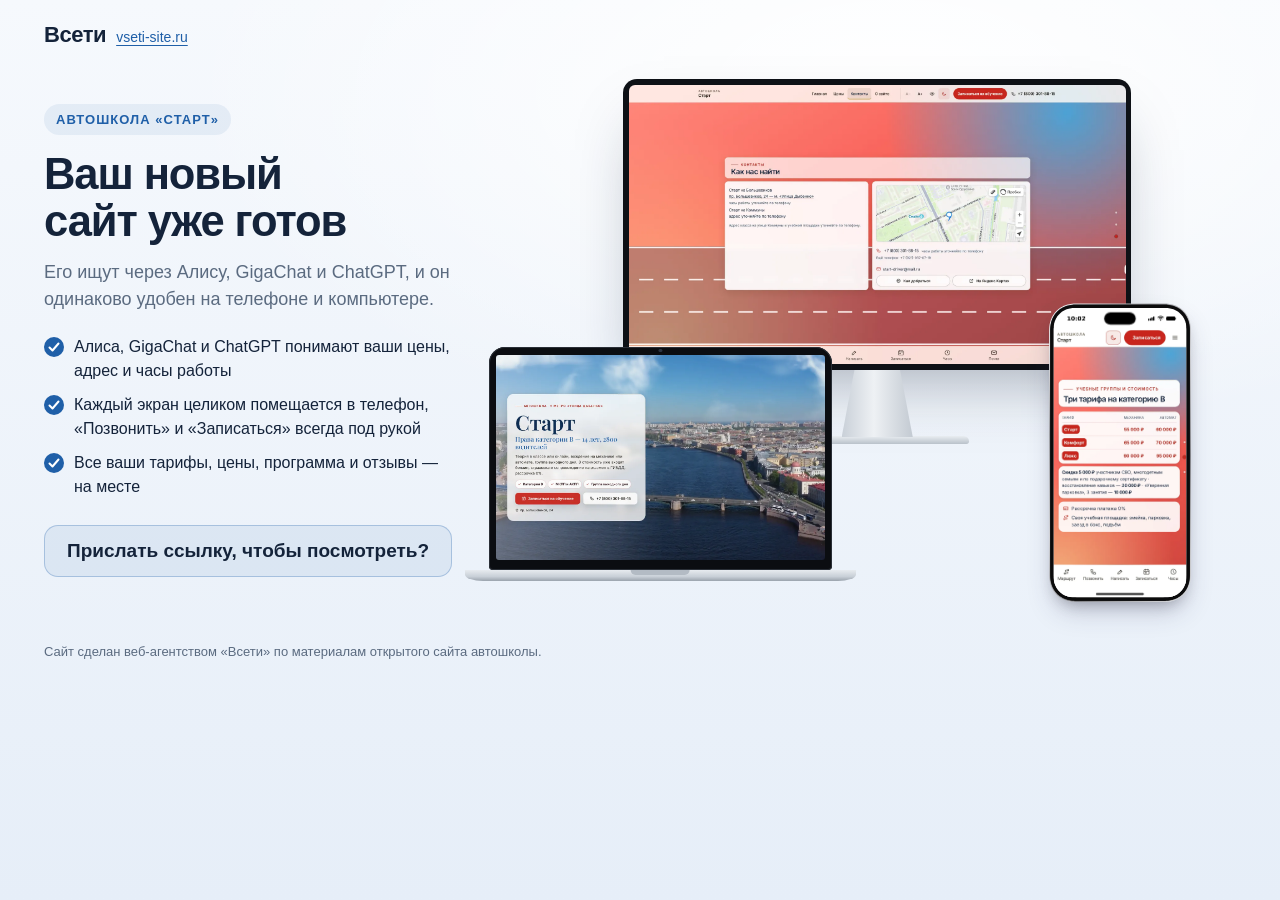
<file: vitrina/index.html>
<!doctype html>
<html lang="ru">
<head>
<meta charset="utf-8">
<meta name="viewport" content="width=device-width, initial-scale=1">
<meta name="robots" content="noindex, nofollow">
<title>Новый сайт автошколы «Старт» — веб-агентство «Всети»</title>
<style>
@layer stageshow{:where(.ss-phone){position:relative}.ss-phone{flex-shrink:0;box-shadow:0 calc(var(--ps) * 40) calc(var(--ps) * 80) calc(var(--ps) * -16) #32325d40,0 calc(var(--ps) * 24) calc(var(--ps) * 48) calc(var(--ps) * -24) #0000004d}.ss-phone__glass{height:100%}.ss-phone__window{position:relative;overflow:hidden;isolation:isolate}.ss-phone:is([data-frame=pro],[data-frame=silver],[data-frame=bezel],[data-frame=clay],[data-frame=outline],[data-frame=bare]){--ss-phone-glass: #0b0b0c;--ss-phone-rim: #2c2c2d;--ss-phone-seam: #e0dfdc;--ss-phone-line: var(--ss-text-faint, #9a9a9d);background:none}.ss-phone__bands{position:absolute;inset:0;overflow:visible;pointer-events:none}.ss-phone:is([data-frame=pro],[data-frame=silver],[data-frame=bezel],[data-frame=clay],[data-frame=outline]) .ss-phone__glass{position:relative}.ss-phone[data-frame=pro]{--ss-phone-band-1: #e3e3e6;--ss-phone-band-2: #9a9ba0;--ss-phone-band-3: #cfd0d4;--ss-phone-band-4: #85868b;--ss-phone-band-5: #c9cacd}.ss-stage[data-theme=dark] .ss-phone[data-frame=pro],.ss-stage[data-theme=glass] .ss-phone[data-frame=pro][data-dark]{--ss-phone-band-1: #5b5c61;--ss-phone-band-2: #2b2c2f;--ss-phone-band-3: #48494d;--ss-phone-band-4: #232427;--ss-phone-band-5: #404145}.ss-phone[data-frame=silver]{--ss-phone-band-1: #f4f4f6;--ss-phone-band-2: #c9cacf;--ss-phone-band-3: #eeeef1;--ss-phone-band-4: #b9babf;--ss-phone-band-5: #e6e6ea}.ss-phone[data-frame=bezel]{--ss-phone-glass: #111113}.ss-phone[data-frame=clay]{--ss-phone-clay-top: color-mix(in srgb, var(--ss-phone-clay, #ecebe8), #fff 45%);--ss-phone-clay-bottom: color-mix(in srgb, var(--ss-phone-clay, #ecebe8), #000 6%);box-shadow:0 calc(var(--ps) * 30) calc(var(--ps) * 60) calc(var(--ps) * -12) #32325d33,0 calc(var(--ps) * 16) calc(var(--ps) * 32) calc(var(--ps) * -16) #00000029}.ss-stage[data-theme=dark] .ss-phone[data-frame=clay]{--ss-phone-clay-top: color-mix(in srgb, var(--ss-phone-clay, #2a2a2e), #fff 6%);--ss-phone-clay-bottom: var(--ss-phone-clay, #2a2a2e);--ss-phone-seam: #333338}.ss-phone[data-frame=outline]{box-shadow:none}.ss-stage[data-theme=blueprint] .ss-phone[data-frame=outline]{--ss-phone-line: var(--ss-line)}.ss-phone:not([data-frame=android],[data-frame=soft]) .ss-phone__status{height:62px;padding:0}.ss-phone:not([data-frame=android],[data-frame=soft]) .ss-phone__time{position:absolute;top:21.5px;left:0;width:138.5px;line-height:22px;text-align:center}.ss-phone:not([data-frame=android],[data-frame=soft]) .ss-phone__glyphs{position:absolute;top:25.33px;left:285.25px;align-items:flex-start;gap:8px}.ss-phone:not([data-frame=android],[data-frame=soft]) .ss-phone__signal{margin-top:1px}.ss-phone:not([data-frame=android],[data-frame=soft]) .ss-phone__battery{margin-top:.33px}.ss-phone[data-frame=photo]{position:relative;background:none}.ss-phone__photo{position:absolute;z-index:4;background:var(--ss-phone-photo-light, none) center / 100% 100% no-repeat;pointer-events:none}.ss-stage[data-theme=dark] .ss-phone__photo,.ss-phone[data-dark] .ss-phone__photo{background-image:var(--ss-phone-photo-dark, var(--ss-phone-photo-light, none))}.ss-phone[data-frame=android]{background:linear-gradient(150deg,#3a3b3f,#1d1e21 40%,#2f3034 70%,#1a1b1e)}.ss-phone[data-frame=android] .ss-phone__glass{background:#050505}.ss-phone[data-frame=android] .ss-phone__island{top:14px;width:24px;height:24px;border-radius:50%}.ss-phone[data-frame=android] .ss-phone__status{height:48px;padding:0 26px}.ss-phone[data-frame=android] .ss-phone__time{font-family:system-ui,sans-serif;font-size:15px;font-weight:500}.ss-phone[data-frame=android] .ss-phone__content[data-status]{padding-top:48px}.ss-phone[data-frame=android] .ss-phone__home{width:108px;height:4px}.ss-phone[data-frame=soft]{box-shadow:0 0 0 calc(var(--ps) * 1.5) #0a25400d,0 calc(var(--ps) * 30) calc(var(--ps) * 60) calc(var(--ps) * -12) #32325d2e,0 calc(var(--ps) * 18) calc(var(--ps) * 36) calc(var(--ps) * -18) #0000001f}.ss-phone[data-frame=soft] .ss-phone__glass{background:#f6f9fc;box-shadow:inset 0 calc(var(--ps) * -2.9) calc(var(--ps) * 7.2) #0a254038}.ss-stage[data-theme=dark] .ss-phone[data-frame=soft] .ss-phone__glass{background:#1c2433;box-shadow:inset 0 calc(var(--ps) * -2.9) calc(var(--ps) * 7.2) #00000073}.ss-phone__screen{--pt: 1px;position:absolute;top:0;left:0;display:flex;flex-direction:column;overflow:hidden;background:#fff;color:#000;font-family:-apple-system,system-ui,sans-serif;font-size:15px;letter-spacing:-.015em;transform-origin:0 0;-webkit-font-smoothing:antialiased}.ss-phone[data-dark] .ss-phone__screen{background:#000;color:#fff}.ss-phone__status{position:absolute;top:0;right:0;left:0;z-index:2;display:flex;align-items:center;justify-content:space-between;height:54px;padding:0 34px 0 52px;transition:color .3s ease;will-change:transform}.ss-phone__time{font-family:SF Pro Text,-apple-system,system-ui,sans-serif;font-variation-settings:"opsz" 17;font-size:17.67px;font-weight:590;letter-spacing:0}.ss-phone__island{position:absolute;top:var(--ss-island-top, 14px);left:50%;z-index:3;width:var(--ss-island-w, 95px);height:37px;border-radius:18.5px;background:#000;transform:translate(-50%)}.ss-phone__glyphs{display:flex;align-items:center;gap:8px}.ss-phone__glyph{display:block}.ss-phone__content{position:relative;flex:1;min-height:0}.ss-phone__content[data-status]{padding-top:62px}.ss-phone__content:not([data-status]){padding-top:44px}.ss-phone[data-frame=bare] .ss-phone__content{padding-right:8px;padding-left:8px}.ss-phone__home{position:absolute;bottom:8px;left:50%;z-index:2;width:144px;height:5px;border-radius:2.5px;background:currentColor;transform:translate(-50%);transition:color .3s ease;will-change:transform}.ss-lock{position:absolute;inset:0;color:#fff;text-align:center}.ss-lock__date{margin-top:66px;font-size:22px;font-weight:600;letter-spacing:-.01em;opacity:.85}.ss-lock__clock{margin-top:-4px;font-size:112px;font-weight:700;line-height:1;letter-spacing:-.035em;font-variant-numeric:tabular-nums;opacity:.92}.ss-lock__stack{position:absolute;right:0;bottom:118px;left:0;display:flex;flex-direction:column;gap:8px;text-align:left}.ss-lock__stack[data-at=top]{top:290px;bottom:auto}.ss-lock__controls{position:absolute;right:46px;bottom:48px;left:46px;display:flex;justify-content:space-between}.ss-lock__control{display:grid;place-items:center;width:50px;height:50px;border-radius:50%;background:#0a0c1842;backdrop-filter:blur(24px) saturate(1.3);color:#fff}.ss-notification{display:flex;align-items:center;gap:13px;margin:0 18px;padding:14px 17px 14px 14px;border-radius:23px;background:#fcfcfdc2;backdrop-filter:blur(30px) saturate(1.25);box-shadow:0 4px 24px #0000000f;color:#000;text-align:left}.ss-notification[data-banner]{position:absolute;top:56px;right:0;left:0;z-index:2;animation:ss-banner-in .52s cubic-bezier(.2,.9,.25,1) both}@keyframes ss-banner-in{0%{transform:translateY(-110px)}}.ss-notification__icon{display:grid;flex-shrink:0;place-items:center;width:38px;height:38px;overflow:hidden;border-radius:9px;background:var(--ss-accent);color:#fff}.ss-notification__icon:has(>img){background:none}.ss-notification__icon>img{display:block;width:100%;height:100%}.ss-notification__text{display:flex;flex:1;flex-direction:column;min-width:0;font-size:15px;line-height:18px;letter-spacing:-.016em}.ss-notification__head{display:flex;align-items:baseline;gap:8px}.ss-notification__title{flex:1;min-width:0;overflow:hidden;font-weight:600;white-space:nowrap;text-overflow:ellipsis}.ss-notification__time{flex-shrink:0;font-size:12px;letter-spacing:-.005em;color:#3c3c4399}.ss-notification__body{display:-webkit-box;overflow:hidden;-webkit-line-clamp:3;-webkit-box-orient:vertical}.ss-lock[data-size=satellite] .ss-lock__stack{top:232px;bottom:auto}.ss-lock[data-size=satellite][data-clock=off] .ss-lock__stack{top:74px}.ss-notification{will-change:transform}.ss-phone:not([data-dark]) .ss-notification{background:#ffffffeb;box-shadow:0 0 0 .5px #00000014,0 8px 24px #0000001f}.ss-phone__time-bar{display:inline-block;width:30px;height:7px;border-radius:4px;background:currentColor;opacity:.5}}
:root{--ink:#14233a;--muted:#5b6b80;--accent:#1f5fa8;--sand:#ffc94d;--bg1:#f6f9fd;--bg2:#e6eef8}
*{box-sizing:border-box}
html,body{margin:0}
body{font:16px/1.5 -apple-system,"Segoe UI",Roboto,Arial,sans-serif;color:var(--ink);background:radial-gradient(1200px 600px at 70% 10%,#ffffff 0,rgba(255,255,255,0) 60%),linear-gradient(180deg,var(--bg1),var(--bg2));min-height:100vh}
a{color:inherit}
.top{display:flex;align-items:center;justify-content:space-between;max-width:1240px;margin:0 auto;padding:18px 24px}
.brand{display:flex;align-items:baseline;gap:10px;text-decoration:none}
.brand b{font-size:22px;letter-spacing:-.02em}
.brand span{font-size:14px;color:var(--accent);text-decoration:underline;text-underline-offset:3px}
.hero{max-width:1240px;margin:0 auto;padding:10px 24px 40px;display:grid;grid-template-columns:minmax(0,.82fr) minmax(0,1.5fr);gap:36px;align-items:center}
.eyebrow{display:inline-block;font-size:13px;font-weight:600;letter-spacing:.08em;text-transform:uppercase;color:var(--accent);background:rgba(31,95,168,.08);padding:6px 12px;border-radius:999px}
h1{text-wrap:balance;font-size:clamp(30px,3.4vw,48px);line-height:1.08;letter-spacing:-.025em;margin:16px 0 14px}
.lead{font-size:18px;color:var(--muted);margin:0 0 22px;max-width:30em}
.pts{list-style:none;padding:0;margin:0 0 26px;display:grid;gap:10px}
.pts li{display:flex;gap:10px;align-items:flex-start}
.pts li::before{content:"";flex:none;width:20px;height:20px;margin-top:2px;border-radius:50%;background:var(--accent) url("data:image/svg+xml,%3Csvg xmlns='http://www.w3.org/2000/svg' viewBox='0 0 20 20'%3E%3Cpath d='M5.5 10.5l3 3 6-7' fill='none' stroke='%23fff' stroke-width='2' stroke-linecap='round' stroke-linejoin='round'/%3E%3C/svg%3E") center/100% no-repeat}
.cta{display:flex;flex-wrap:wrap;gap:14px;align-items:center}
.btn{display:inline-flex;align-items:center;gap:8px;min-height:52px;padding:0 26px;border-radius:14px;background:var(--accent);color:#fff;font-weight:600;text-decoration:none;box-shadow:0 10px 24px rgba(31,95,168,.28)}
.btn:hover{background:#174a86}
.ask{margin:0;display:inline-flex;align-items:center;min-height:52px;padding:12px 22px;line-height:1.3;border-radius:14px;background:rgba(31,95,168,.08);border:1.5px solid rgba(31,95,168,.28);color:var(--ink);font-size:19px;font-weight:600}
/* сцена с устройствами */
.stage{position:relative;width:100%;aspect-ratio:16/11.2}
.dv{position:absolute}
.dv img{display:block;width:100%;height:100%;object-fit:cover;object-position:center top}
.mon .scr img,.lap .scr img{height:auto}
.mon{left:18%;top:0;width:68%}
.mon .scr{padding:1.1%;background:#0e1116;border-radius:14px;box-shadow:0 30px 60px -20px rgba(20,35,58,.35)}
.mon .scr img{border-radius:6px}
.mon .neck{width:14%;aspect-ratio:1/.95;margin:0 auto;background:linear-gradient(90deg,#c9d0d8,#eef1f4 45%,#c3cad2);clip-path:polygon(18% 0,82% 0,100% 100%,0 100%)}
.mon .foot{width:36%;aspect-ratio:36/1.5;margin:-1px auto 0;border-radius:6px 6px 3px 3px;background:linear-gradient(180deg,#e9edf1,#b9c1ca);box-shadow:0 12px 20px -8px rgba(20,35,58,.4)}
.lap{left:0;bottom:4%;width:46%}
.lap .scr{padding:2.2% 2.2% 3%;background:#0b0d11;border-radius:16px 16px 4px 4px;position:relative;box-shadow:0 0 0 1px #2a2f37 inset}
.lap .scr::before{content:"";position:absolute;top:1%;left:50%;width:.9%;aspect-ratio:1;border-radius:50%;background:#2b3442;transform:translateX(-50%)}
.lap .scr img{border-radius:3px}
.lap .base{position:relative;height:0;padding-bottom:3.2%;margin:0 -7%;background:linear-gradient(180deg,#e7ebef 0,#c8cfd7 60%,#9aa3ad 100%);border-radius:0 0 18px 18px/0 0 60% 60%;box-shadow:0 22px 30px -14px rgba(20,35,58,.45)}
.lap .base::after{content:"";position:absolute;top:0;left:50%;width:15%;height:40%;transform:translateX(-50%);background:#b3bbc4;border-radius:0 0 8px 8px}
.tab{right:1.5%;bottom:3%;width:23%}
.tab .scr{aspect-ratio:820/1180;padding:4.5%;background:#121419;border-radius:22px;box-shadow:0 0 0 2px #c7ced6,0 28px 50px -18px rgba(20,35,58,.45)}
.tab .scr img{border-radius:10px}
.ph{right:6%;bottom:0;width:340px;transform-origin:100% 100%}
.ph-shot{display:block;width:100%;height:auto}
.note{max-width:1240px;margin:0 auto;padding:0 24px 34px;color:var(--muted);font-size:13px}
@media (max-width:600px){
  .stage{aspect-ratio:16/9.8}
  .mon{display:none}
  .lap{left:6%;width:64%;bottom:6%}
  .ph{right:5%}
}
@media (max-width:900px){
  .hero{grid-template-columns:1fr;gap:26px;padding-top:0}
  .stage{order:-1}
  .lead{font-size:16.5px}
}
</style>
</head>
<body>
<header class="top"><a class="brand" href="https://vseti-site.ru/" target="_blank" rel="noopener"><b>Всети</b><span>vseti-site.ru</span></a></header>
<main class="hero">
  <div class="txt">
    <span class="eyebrow">Автошкола «Старт»</span>
    <h1>Ваш новый сайт уже готов</h1>
    <p class="lead">Его ищут через Алису, GigaChat и ChatGPT, и он одинаково удобен на телефоне и компьютере.</p>
    <ul class="pts">
      <li>Алиса, GigaChat и ChatGPT понимают ваши цены, адрес и часы работы</li>
      <li>Каждый экран целиком помещается в телефон, «Позвонить» и «Записаться» всегда под рукой</li>
      <li>Все ваши тарифы, цены, программа и отзывы — на месте</li>
    </ul>
    <div class="cta">
      <p class="ask">Прислать ссылку, чтобы посмотреть?</p>
    </div>
  </div>
  <div class="stage" id="stage" aria-label="Новый сайт на компьютере, ноутбуке и телефоне">
    <div class="dv mon"><div class="scr"><img src="img/monitor.webp?v=2" alt="" width="1600" height="900"></div><div class="neck"></div><div class="foot"></div></div>
    <div class="dv lap"><div class="scr"><img src="img/laptop.webp?v=2" alt="" width="1280" height="800"></div><div class="base"></div></div>
    <div class="dv ph" id="ph"><div class="ss-phone z-phone" data-frame="pro" style="width: 340px; height: 714.953px; padding: 2.38318px; border-radius: 61.1682px; --ps: 0.794392523364486px;"><svg class="ss-phone__bands" width="100%" height="100%" aria-hidden="true"><defs><linearGradient id="ph-band" x1="0.2" y1="0" x2="0.8" y2="1"><stop offset="0" style="stop-color: var(--ss-phone-band-1);"></stop><stop offset="0.22" style="stop-color: var(--ss-phone-band-2);"></stop><stop offset="0.48" style="stop-color: var(--ss-phone-band-3);"></stop><stop offset="0.74" style="stop-color: var(--ss-phone-band-4);"></stop><stop offset="1" style="stop-color: var(--ss-phone-band-5);"></stop></linearGradient><linearGradient id="ph-clay" x1="0" y1="0" x2="0" y2="1"><stop offset="0" style="stop-color: var(--ss-phone-clay-top);"></stop><stop offset="1" style="stop-color: var(--ss-phone-clay-bottom);"></stop></linearGradient></defs><g transform="translate(10.327102803738317 10.327102803738317)" stroke-linejoin="round"><path d="M262.94 0.00L267.09 0.06L270.49 0.24L273.65 0.53L276.65 0.94L279.51 1.47L282.27 2.11L284.93 2.87L287.50 3.74L289.97 4.72L292.36 5.81L294.65 7.02L296.85 8.33L298.96 9.75L300.98 11.27L302.90 12.90L304.72 14.62L306.45 16.45L308.08 18.37L309.60 20.38L311.02 22.49L312.33 24.70L313.53 26.99L314.63 29.37L315.61 31.85L316.48 34.41L317.24 37.07L317.88 39.83L318.41 42.70L318.82 45.69L319.11 48.85L319.29 52.25L319.35 56.40L319.35 637.90L319.29 642.04L319.11 645.45L318.82 648.60L318.41 651.60L317.88 654.47L317.24 657.23L316.48 659.89L315.61 662.45L314.63 664.92L313.53 667.31L312.33 669.60L311.02 671.80L309.60 673.91L308.08 675.93L306.45 677.85L304.72 679.68L302.90 681.40L300.98 683.03L298.96 684.55L296.85 685.97L294.65 687.28L292.36 688.49L289.97 689.58L287.50 690.56L284.93 691.43L282.27 692.19L279.51 692.83L276.65 693.36L273.65 693.77L270.49 694.06L267.09 694.24L262.94 694.30L56.40 694.30L52.25 694.24L48.85 694.06L45.69 693.77L42.70 693.36L39.83 692.83L37.07 692.19L34.41 691.43L31.85 690.56L29.37 689.58L26.99 688.49L24.70 687.28L22.49 685.97L20.38 684.55L18.37 683.03L16.45 681.40L14.62 679.68L12.90 677.85L11.27 675.93L9.75 673.91L8.33 671.80L7.02 669.60L5.81 667.31L4.72 664.92L3.74 662.45L2.87 659.89L2.11 657.23L1.47 654.47L0.94 651.60L0.53 648.60L0.24 645.45L0.06 642.04L0.00 637.90L0.00 56.40L0.06 52.25L0.24 48.85L0.53 45.69L0.94 42.70L1.47 39.83L2.11 37.07L2.87 34.41L3.74 31.85L4.72 29.37L5.81 26.99L7.02 24.70L8.33 22.49L9.75 20.38L11.27 18.37L12.90 16.45L14.62 14.62L16.45 12.90L18.37 11.27L20.38 9.75L22.49 8.33L24.70 7.02L26.99 5.81L29.37 4.72L31.85 3.74L34.41 2.87L37.07 2.11L39.83 1.47L42.70 0.94L45.69 0.53L48.85 0.24L52.25 0.06L56.40 0.00Z" fill="none" stroke-width="20.654205607476634" stroke="url(#ph-band)"></path><path d="M262.94 0.00L267.09 0.06L270.49 0.24L273.65 0.53L276.65 0.94L279.51 1.47L282.27 2.11L284.93 2.87L287.50 3.74L289.97 4.72L292.36 5.81L294.65 7.02L296.85 8.33L298.96 9.75L300.98 11.27L302.90 12.90L304.72 14.62L306.45 16.45L308.08 18.37L309.60 20.38L311.02 22.49L312.33 24.70L313.53 26.99L314.63 29.37L315.61 31.85L316.48 34.41L317.24 37.07L317.88 39.83L318.41 42.70L318.82 45.69L319.11 48.85L319.29 52.25L319.35 56.40L319.35 637.90L319.29 642.04L319.11 645.45L318.82 648.60L318.41 651.60L317.88 654.47L317.24 657.23L316.48 659.89L315.61 662.45L314.63 664.92L313.53 667.31L312.33 669.60L311.02 671.80L309.60 673.91L308.08 675.93L306.45 677.85L304.72 679.68L302.90 681.40L300.98 683.03L298.96 684.55L296.85 685.97L294.65 687.28L292.36 688.49L289.97 689.58L287.50 690.56L284.93 691.43L282.27 692.19L279.51 692.83L276.65 693.36L273.65 693.77L270.49 694.06L267.09 694.24L262.94 694.30L56.40 694.30L52.25 694.24L48.85 694.06L45.69 693.77L42.70 693.36L39.83 692.83L37.07 692.19L34.41 691.43L31.85 690.56L29.37 689.58L26.99 688.49L24.70 687.28L22.49 685.97L20.38 684.55L18.37 683.03L16.45 681.40L14.62 679.68L12.90 677.85L11.27 675.93L9.75 673.91L8.33 671.80L7.02 669.60L5.81 667.31L4.72 664.92L3.74 662.45L2.87 659.89L2.11 657.23L1.47 654.47L0.94 651.60L0.53 648.60L0.24 645.45L0.06 642.04L0.00 637.90L0.00 56.40L0.06 52.25L0.24 48.85L0.53 45.69L0.94 42.70L1.47 39.83L2.11 37.07L2.87 34.41L3.74 31.85L4.72 29.37L5.81 26.99L7.02 24.70L8.33 22.49L9.75 20.38L11.27 18.37L12.90 16.45L14.62 14.62L16.45 12.90L18.37 11.27L20.38 9.75L22.49 8.33L24.70 7.02L26.99 5.81L29.37 4.72L31.85 3.74L34.41 2.87L37.07 2.11L39.83 1.47L42.70 0.94L45.69 0.53L48.85 0.24L52.25 0.06L56.40 0.00Z" fill="none" stroke-width="15.88785046728972" style="stroke: var(--ss-phone-rim);"></path><path d="M262.94 0.00L267.09 0.06L270.49 0.24L273.65 0.53L276.65 0.94L279.51 1.47L282.27 2.11L284.93 2.87L287.50 3.74L289.97 4.72L292.36 5.81L294.65 7.02L296.85 8.33L298.96 9.75L300.98 11.27L302.90 12.90L304.72 14.62L306.45 16.45L308.08 18.37L309.60 20.38L311.02 22.49L312.33 24.70L313.53 26.99L314.63 29.37L315.61 31.85L316.48 34.41L317.24 37.07L317.88 39.83L318.41 42.70L318.82 45.69L319.11 48.85L319.29 52.25L319.35 56.40L319.35 637.90L319.29 642.04L319.11 645.45L318.82 648.60L318.41 651.60L317.88 654.47L317.24 657.23L316.48 659.89L315.61 662.45L314.63 664.92L313.53 667.31L312.33 669.60L311.02 671.80L309.60 673.91L308.08 675.93L306.45 677.85L304.72 679.68L302.90 681.40L300.98 683.03L298.96 684.55L296.85 685.97L294.65 687.28L292.36 688.49L289.97 689.58L287.50 690.56L284.93 691.43L282.27 692.19L279.51 692.83L276.65 693.36L273.65 693.77L270.49 694.06L267.09 694.24L262.94 694.30L56.40 694.30L52.25 694.24L48.85 694.06L45.69 693.77L42.70 693.36L39.83 692.83L37.07 692.19L34.41 691.43L31.85 690.56L29.37 689.58L26.99 688.49L24.70 687.28L22.49 685.97L20.38 684.55L18.37 683.03L16.45 681.40L14.62 679.68L12.90 677.85L11.27 675.93L9.75 673.91L8.33 671.80L7.02 669.60L5.81 667.31L4.72 664.92L3.74 662.45L2.87 659.89L2.11 657.23L1.47 654.47L0.94 651.60L0.53 648.60L0.24 645.45L0.06 642.04L0.00 637.90L0.00 56.40L0.06 52.25L0.24 48.85L0.53 45.69L0.94 42.70L1.47 39.83L2.11 37.07L2.87 34.41L3.74 31.85L4.72 29.37L5.81 26.99L7.02 24.70L8.33 22.49L9.75 20.38L11.27 18.37L12.90 16.45L14.62 14.62L16.45 12.90L18.37 11.27L20.38 9.75L22.49 8.33L24.70 7.02L26.99 5.81L29.37 4.72L31.85 3.74L34.41 2.87L37.07 2.11L39.83 1.47L42.70 0.94L45.69 0.53L48.85 0.24L52.25 0.06L56.40 0.00Z" fill="none" stroke-width="14.69626168224299" style="stroke: var(--ss-phone-glass);"></path></g></svg><div class="ss-phone__glass" style="padding: 7.94393px; border-radius: 58.785px;"><div class="ss-phone__window" style="width: 319.346px; height: 694.299px; clip-path: path(&quot;M 262.94 0 L 267.09 0.06 L 270.49 0.24 L 273.65 0.53 L 276.65 0.94 L 279.51 1.47 L 282.27 2.11 L 284.93 2.87 L 287.5 3.74 L 289.97 4.72 L 292.36 5.81 L 294.65 7.02 L 296.85 8.33 L 298.96 9.75 L 300.98 11.27 L 302.9 12.9 L 304.72 14.62 L 306.45 16.45 L 308.08 18.37 L 309.6 20.38 L 311.02 22.49 L 312.33 24.7 L 313.53 26.99 L 314.63 29.37 L 315.61 31.85 L 316.48 34.41 L 317.24 37.07 L 317.88 39.83 L 318.41 42.7 L 318.82 45.69 L 319.11 48.85 L 319.29 52.25 L 319.35 56.4 L 319.35 637.9 L 319.29 642.04 L 319.11 645.45 L 318.82 648.6 L 318.41 651.6 L 317.88 654.47 L 317.24 657.23 L 316.48 659.89 L 315.61 662.45 L 314.63 664.92 L 313.53 667.31 L 312.33 669.6 L 311.02 671.8 L 309.6 673.91 L 308.08 675.93 L 306.45 677.85 L 304.72 679.68 L 302.9 681.4 L 300.98 683.03 L 298.96 684.55 L 296.85 685.97 L 294.65 687.28 L 292.36 688.49 L 289.97 689.58 L 287.5 690.56 L 284.93 691.43 L 282.27 692.19 L 279.51 692.83 L 276.65 693.36 L 273.65 693.77 L 270.49 694.06 L 267.09 694.24 L 262.94 694.3 L 56.4 694.3 L 52.25 694.24 L 48.85 694.06 L 45.69 693.77 L 42.7 693.36 L 39.83 692.83 L 37.07 692.19 L 34.41 691.43 L 31.85 690.56 L 29.37 689.58 L 26.99 688.49 L 24.7 687.28 L 22.49 685.97 L 20.38 684.55 L 18.37 683.03 L 16.45 681.4 L 14.62 679.68 L 12.9 677.85 L 11.27 675.93 L 9.75 673.91 L 8.33 671.8 L 7.02 669.6 L 5.81 667.31 L 4.72 664.92 L 3.74 662.45 L 2.87 659.89 L 2.11 657.23 L 1.47 654.47 L 0.94 651.6 L 0.53 648.6 L 0.24 645.45 L 0.06 642.04 L 0 637.9 L 0 56.4 L 0.06 52.25 L 0.24 48.85 L 0.53 45.69 L 0.94 42.7 L 1.47 39.83 L 2.11 37.07 L 2.87 34.41 L 3.74 31.85 L 4.72 29.37 L 5.81 26.99 L 7.02 24.7 L 8.33 22.49 L 9.75 20.38 L 11.27 18.37 L 12.9 16.45 L 14.62 14.62 L 16.45 12.9 L 18.37 11.27 L 20.38 9.75 L 22.49 8.33 L 24.7 7.02 L 26.99 5.81 L 29.37 4.72 L 31.85 3.74 L 34.41 2.87 L 37.07 2.11 L 39.83 1.47 L 42.7 0.94 L 45.69 0.53 L 48.85 0.24 L 52.25 0.06 L 56.4 0 Z&quot;);"><div class="ss-phone__screen" style="width: 402px; height: 874px; transform: scale(0.794393); --ss-screen-r: 64px;"><div class="ss-phone__status"><span class="ss-phone__time">10:02</span><span class="ss-phone__glyphs"><svg viewBox="0 0 20.33 13.67" width="20.33" height="13.67" class="ss-phone__glyph ss-phone__signal"><rect x="0" y="7.34" width="3.333" height="6.33" rx="1.667" fill="currentColor"></rect><rect x="5.667" y="5" width="3.333" height="8.67" rx="1.667" fill="currentColor"></rect><rect x="11.334" y="2.67" width="3.333" height="11" rx="1.667" fill="currentColor"></rect><rect x="17.000999999999998" y="0" width="3.333" height="13.67" rx="1.667" fill="currentColor"></rect></svg><svg viewBox="0 0 19.33 14.33" width="19.33" height="14.33" class="ss-phone__glyph ss-phone__wifi"><path fill-rule="evenodd" fill="currentColor" d="M0.415933 5.54283C0.902185 6.04412 1.66017 5.95818 2.27513 5.41393C4.30595 3.58064 6.83731 2.63535 9.66901 2.63535C12.5007 2.63535 15.0464 3.60928 17.0629 5.41393C17.6636 5.97251 18.4215 6.0298 18.9221 5.54283C19.4226 5.02722 19.4942 4.2538 18.9793 3.70954C16.8341 1.51819 13.3302 0 9.66901 0C6.00783 0 2.48965 1.53251 0.358727 3.72387C-0.156127 4.2538 -0.0989213 5.02722 0.415933 5.55715L0.415933 5.54283ZM3.94841 9.13779C4.50617 9.68205 5.22124 9.62476 5.85051 9.10915C6.88022 8.29276 8.25316 7.73418 9.66901 7.7485C11.0706 7.7485 12.4435 8.29276 13.4875 9.12347C14.1168 9.63908 14.8605 9.66773 15.4039 9.12347C15.9331 8.57921 16.0189 7.7485 15.4611 7.23289C14.0739 5.98683 11.9859 5.11315 9.68332 5.11315C7.38077 5.11315 5.27845 5.98683 3.9055 7.23289C3.41925 7.69121 3.31914 8.47896 3.96271 9.13779L3.94841 9.13779ZM8.72511 13.8929C9.34008 14.4801 9.98365 14.4801 10.5986 13.8929L11.757 12.7757C12.372 12.1742 12.5007 11.4151 11.7999 10.8995C11.2136 10.4841 10.4699 10.212 9.66901 10.212C8.86813 10.212 8.11015 10.4841 7.53809 10.9138C6.83731 11.4151 6.98033 12.1885 7.59529 12.7757L8.73942 13.8929L8.72511 13.8929Z"></path></svg><svg viewBox="0 0 29.33 13.67" width="29.33" height="13.67" class="ss-phone__glyph ss-phone__battery"><path fill="currentColor" d="M0 6.4C0 4.15979 0 3.03969 0.435974 2.18404C0.819467 1.43139 1.43139 0.819467 2.18404 0.435974C3.03969 0 4.15979 0 6.4 0L19.933 0C22.1732 0 23.2933 0 24.149 0.435974C24.9016 0.819467 25.5135 1.43139 25.897 2.18404C26.333 3.03969 26.333 4.15979 26.333 6.4L26.333 7.26666C26.333 9.50687 26.333 10.627 25.897 11.4826C25.5135 12.2353 24.9016 12.8472 24.149 13.2307C23.2933 13.6667 22.1732 13.6667 19.933 13.6667L6.4 13.6667C4.15979 13.6667 3.03969 13.6667 2.18404 13.2307C1.43139 12.8472 0.819467 12.2353 0.435974 11.4826C0 10.627 0 9.50687 0 7.26666L0 6.4Z"></path><path fill-rule="evenodd" fill="currentColor" transform="translate(27.33 4.33)" d="M0 0L0 5C0.601505 4.8625 2 3.75 2 2.5C2 1.25 0.601505 0.1375 0 0Z"></path></svg></span></div><span class="ss-phone__island"></span><div class="ss-phone__content" data-status="true"><img class="ph-shot" src="img/phone.webp?v=2" alt="Новый сайт автошколы «Старт» на телефоне" width="393" height="794"></div><span class="ss-phone__home"></span></div></div></div></div></div>
  </div>
</main>
<p class="note">Сайт сделан веб-агентством «Всети» по материалам открытого сайта автошколы.</p>
<script>
(function(){var st=document.getElementById('stage'),ph=document.getElementById('ph');
function fit(){var k=st.clientWidth*(innerWidth<=600?0.27:0.19)/340;ph.style.transform='scale('+k+')';}
fit();addEventListener('resize',fit);})();
</script>
</body>
</html>
</file>
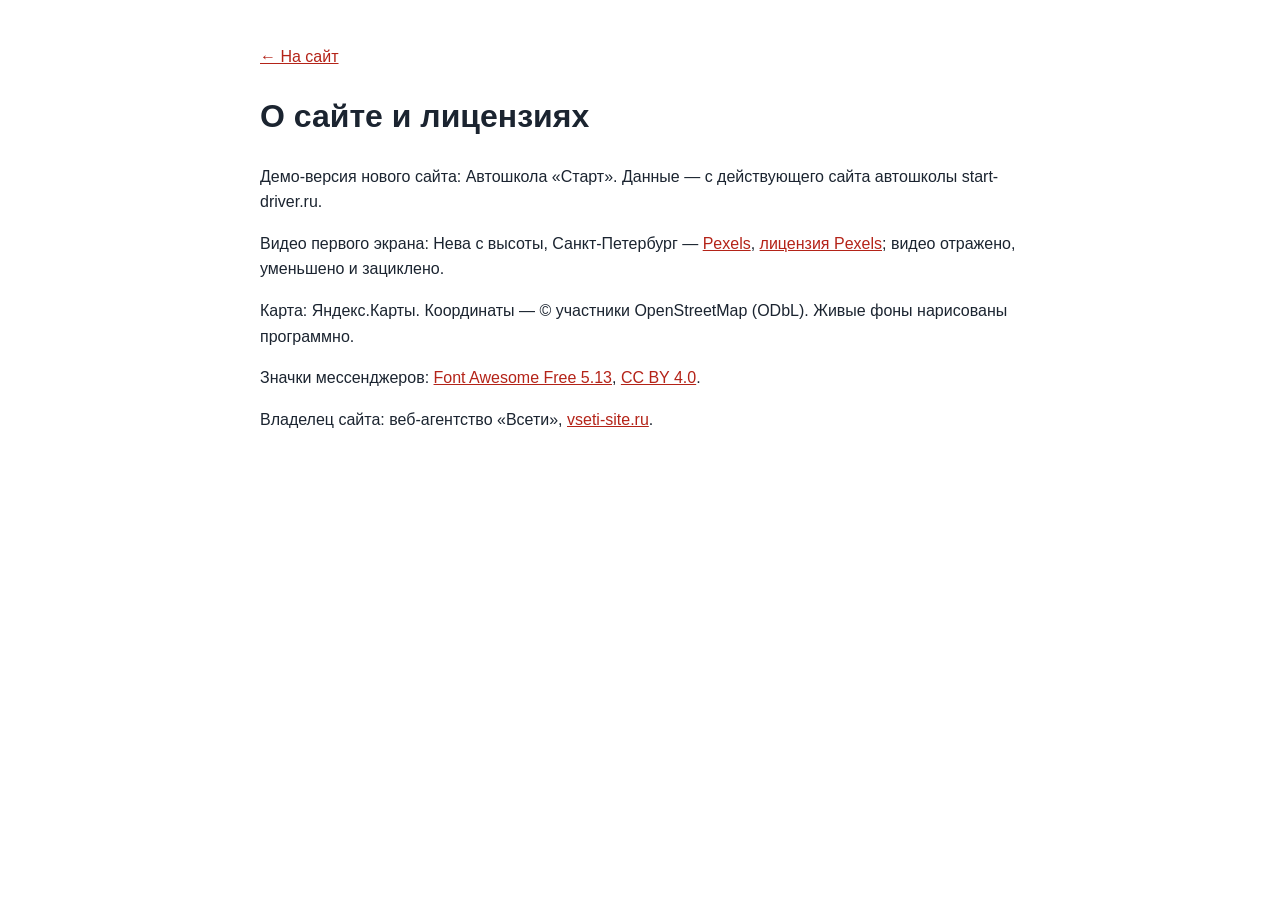
<file: credits.html>
<!doctype html><html lang="ru"><head><meta charset="utf-8"><meta name="viewport" content="width=device-width,initial-scale=1"><meta name="robots" content="noindex"><title>О сайте — Автошкола «Старт»</title>
<style>body{font:16px/1.6 Inter,Arial,sans-serif;max-width:760px;margin:0 auto;padding:28px 18px;color:#1b2430}a{color:#b42318}</style></head><body>
<p><a href="./">← На сайт</a></p><h1>О сайте и лицензиях</h1>
<p>Демо-версия нового сайта: Автошкола «Старт». Данные — с действующего сайта автошколы start-driver.ru.</p>
<p>Видео первого экрана: Нева с высоты, Санкт-Петербург — <a href="https://www.pexels.com/video/5105175/" target="_blank" rel="noopener">Pexels</a>, <a href="https://www.pexels.com/license/" target="_blank" rel="noopener">лицензия Pexels</a>; видео отражено, уменьшено и зациклено.</p>
<p>Карта: Яндекс.Карты. Координаты — © участники OpenStreetMap (ODbL). Живые фоны нарисованы программно.</p>
<p>Значки мессенджеров: <a href="https://fontawesome.com" target="_blank" rel="noopener">Font Awesome Free 5.13</a>, <a href="https://creativecommons.org/licenses/by/4.0/" target="_blank" rel="noopener">CC BY 4.0</a>.</p>
<p>Владелец сайта: веб-агентство «Всети», <a href="https://vseti-site.ru" target="_blank" rel="noopener">vseti-site.ru</a>.</p>
</body></html>
</file>
<file: css/etalon.css>
/* ==========================================================================
   Эталон нотариуса. Общий слой поверх встроенных стилей index.html:
   видео-первый экран, «жидкое стекло», интерьеры на фоне экранов,
   шапка и нижняя панель со второго экрана, карточки Spotlight Card.
   ========================================================================== */

/* плавное проявление подсветки рамки (Chrome/Safari/Firefox новых версий) */
@property --hl{syntax:'<number>';inherits:true;initial-value:0}

:root{
  --glass:rgba(0,0,0,.4);
  --glass-blur:4px;
  --spot:255,196,108;          /* тёплый янтарь под интерьеры */
  --spring:cubic-bezier(.2,.9,.3,1.35);
}

/* ---------- светлый текст на тёмном стекле для всего, что лежит на фото ---------- */
.sec:not(.sec-hero),.hdr,.bar,.mmenu{
  --card:rgba(0,0,0,.4); --card-rgb:0,0,0;
  --text:#fff; --muted:rgba(255,255,255,.84);
  --line:rgba(255,255,255,.3); --line2:rgba(255,255,255,.2);
  --accent:#ecd9ac; --accent-d:#f6e9c8; --accent-l:#d3bc8a; --accent-soft:rgba(255,255,255,.13);
  --bg:rgba(0,0,0,.3); --bg2:transparent; --bg3:rgba(255,255,255,.13);
  --on-accent:#1d170b;
  --shadow:0 1px 12px rgba(0,0,0,.35); --shadow-lg:0 18px 50px rgba(0,0,0,.5);
  --ok:#8fe3a8; --bad:#ff9f96;
  color:#fff;
}
.sec:not(.sec-hero){background:#2b2319}
.sec:not(.sec-hero) .sec-scroll{
  position:relative;z-index:1;
  padding-top:calc(var(--hdr-h) / var(--zc,1) + 12px);padding-bottom:calc(var(--bar-h) + 12px);
  text-shadow:0 1px 2px rgba(0,0,0,.45)
}
.sec:not(.sec-hero) :is(input,select,textarea,button.btn,.btn){text-shadow:none}

/* ---------- фон экранов: интерьеры, затемнение ровно 50% ---------- */
.sec-bg{position:absolute;inset:0;z-index:0;overflow:hidden;pointer-events:none;background:#2b2319}
.sec-bg picture{display:block;width:100%;height:100%}
.sec-bg img{display:block;width:100%;height:100%;object-fit:cover;opacity:0;transition:opacity .9s ease}
.sec-bg img.ld,html:not(.js) .sec-bg img{opacity:1}
.sec-bg::after{content:"";position:absolute;inset:0;background:rgba(0,0,0,.5)}

/* ==========================================================================
   Жидкое стекло
   ========================================================================== */
.glass,
.sec:not(.sec-hero) :is(.sec-head,.svc,.step,.rev,.rsum,.cred,.cbox,.fq,.about-txt,.tf-card,.quote,.ilink,.chips li,.foot,.rate-chip){
  position:relative;isolation:isolate;
  background:var(--glass);
  -webkit-backdrop-filter:blur(var(--glass-blur));backdrop-filter:blur(var(--glass-blur));
  border:0;border-radius:var(--radius);
  box-shadow:0 8px 30px rgba(0,0,0,.14);
}
/* тонкая светлая рамка-градиент; рядом с курсором рамка разгорается (--hl, --x, --y) */
.glass::after,
.sec:not(.sec-hero) :is(.sec-head,.svc,.step,.rev,.rsum,.cred,.cbox,.fq,.about-txt,.tf-card,.quote,.ilink,.chips li,.foot,.rate-chip)::after{
  content:"";position:absolute;inset:0;border-radius:inherit;padding:1.4px;pointer-events:none;z-index:2;
  background:
    radial-gradient(230px circle at var(--x,50%) var(--y,50%),rgba(255,226,160,calc(var(--hl,0)*1)),rgba(var(--spot),calc(var(--hl,0)*.65)) 38%,transparent 72%),
    linear-gradient(160deg,rgba(255,255,255,.58) 0%,rgba(255,255,255,.16) 22%,rgba(255,255,255,0) 44%,rgba(255,255,255,0) 60%,rgba(255,255,255,.16) 82%,rgba(255,255,255,.5) 100%);
  -webkit-mask:linear-gradient(#000 0 0) content-box,linear-gradient(#000 0 0);
  -webkit-mask-composite:xor;mask-composite:exclude;
}
.sec:not(.sec-hero) .sec-head{display:block;width:fit-content;max-width:100%;border-radius:18px;padding:14px 22px 16px;margin-bottom:16px}
.sec:not(.sec-hero) .sec-head .h2{margin-top:8px}
.sec:not(.sec-hero) .sec-head .lead{margin-top:8px}
.sec:not(.sec-hero) .sec-head .demo-note{background:rgba(255,255,255,.1);border-left-color:var(--accent)}

/* ==========================================================================
   Spotlight Card: пятно света под курсором внутри карточки (::before),
   подсветка рамки рядом с курсором (::after выше), «прыжок» scale + тень.
   Позицию --x/--y ставит один общий обработчик pointermove (js/etalon.js).
   ========================================================================== */
.glow{position:relative;isolation:isolate;--hov:1.035}
.glow::before{
  content:"";position:absolute;inset:0;border-radius:inherit;pointer-events:none;z-index:-1;
  background:
    radial-gradient(340px circle at var(--x,50%) var(--y,50%),rgba(var(--spot),.5),rgba(var(--spot),.2) 38%,transparent 72%);
  opacity:0;transition:opacity .35s ease;
}
.glow.lit{--hl:1}
.glow.lit::before{opacity:1}
.glow{transition:scale .38s var(--spring),box-shadow .32s ease,--hl .3s ease}
.glow.rv{transition:opacity .7s ease var(--rvd),translate .7s ease var(--rvd),scale .38s var(--spring),box-shadow .32s ease,--hl .3s ease}
@media (hover:hover) and (pointer:fine){
  .glow:hover{scale:var(--hov);z-index:6;box-shadow:0 24px 54px rgba(0,0,0,.5),0 0 34px rgba(var(--spot),.2)}
}
/* ---------- «Контакты» («Как нас найти»): плашки при наведении и касании загораются жёлтым — яркая рамка и мягкое
   свечение вокруг; размер не меняется (никаких увеличений и сдвигов раскладки), видно в обеих темах ---------- */
:root{--gy-ring:255,208,80;--gy-glow:255,200,64}
html[data-theme="light"]{--gy-ring:232,154,0;--gy-glow:255,186,30}
#contacts .glow{--gy:0 0 0 2.5px rgba(var(--gy-ring),.98),0 0 22px 4px rgba(var(--gy-glow),.66),0 0 58px 14px rgba(var(--gy-glow),.32),0 8px 30px rgba(0,0,0,.14);
  --gy0:0 0 0 0 rgba(var(--gy-ring),0),0 0 0 0 rgba(var(--gy-glow),0),0 0 0 0 rgba(var(--gy-glow),0),0 8px 30px rgba(0,0,0,.14)}
@media (hover:hover) and (pointer:fine){
  #contacts .glow:hover{scale:1;box-shadow:var(--gy)}
  /* заголовок с рейтингом: когда курсор на значке рейтинга, светится только значок */
  #contacts .sec-head:has(.rate-chip:hover):hover{box-shadow:var(--gy0)}
}
#contacts .glow.tap{animation:cGlowTap 1.4s ease-out,glowHl .62s ease-out}
@keyframes cGlowTap{0%{box-shadow:var(--gy0)}14%,62%{box-shadow:var(--gy)}100%{box-shadow:var(--gy0)}}
html[data-hc="1"] #contacts .glow:hover{outline:3px solid #ffd400;outline-offset:2px}
/* крупные плашки берут нижнюю границу 1,03: 3,5 % от 600 px — это уже 20 px */
.hero-plq,.about-txt,.tf-card,.sec-head,.cbox{--hov:1.03}

/* касание на телефоне: вспышка пятна в точке касания и подпрыгивание */
.glow.tap{animation:glowTap .62s var(--spring),glowHl .62s ease-out}
.glow.tap::before{animation:spotFlash .62s ease-out}
@keyframes glowTap{0%{scale:1}38%{scale:var(--tap,1.045)}100%{scale:1}}
@keyframes glowHl{0%{--hl:0}22%{--hl:1}100%{--hl:0}}
@keyframes spotFlash{0%{opacity:0}18%{opacity:1}100%{opacity:0}}

/* ---------- появление блоков при входе на экран ---------- */
.rv{--rvd:calc(var(--i,0) * 90ms);opacity:0;transform:none;translate:0 18px;
  transition:opacity .7s ease var(--rvd),translate .7s ease var(--rvd)}
.sec.active .rv{opacity:1;transform:none;translate:0 0}
/* первый экран: блоки стартуют сами (экран активен с загрузки), по очереди после слова */
.sec-hero .rv{--rvd:calc(var(--hero-d,1.8s) + var(--i,0) * 140ms);opacity:1;translate:0 0}
.sec-hero .kicker.rv{--rvd:.45s}
/* анимация заголовка стартует — скрипт ставит .go, и остальные блоки выходят следом за словом */
.sec-hero.go .rv{animation:heroIn .9s cubic-bezier(.2,.7,.2,1) var(--rvd) both}
html.js .sec-hero:not(.go) .rv{opacity:0;translate:0 18px;animation:heroSafe .01s linear 5s forwards}
@keyframes heroIn{from{opacity:0;translate:0 18px}to{opacity:1;translate:0 0}}
@keyframes heroSafe{to{opacity:1;translate:0 0}}

/* ==========================================================================
   Первый экран
   ========================================================================== */
.sec-hero{background:#8fb1d4;color:#fff;
  /* А−/А+ первый экран не трогают: страница в zoom, экран — встречный zoom (как шапка), поэтому он на любой ступени
     выглядит ровно как при 100 %. Единицы vw/vh и высота экрана считаются от окна без поправки. */
  zoom:calc(1 / var(--zc,1)); --vwu:1vw; --vhu:1vh;
  /* высота — та же видимая, что у остальных экранов (скрипт кладёт её в --vhr); 100vh во встроенном браузере Telegram на Android
     считается при спрятанной верхней панели и выше видимой части — первый экран выходил выше, и все следующие съезжали вниз */
  --vh:var(--vhr, calc(100 * var(--vhu)))}
.hero-bg{position:absolute;inset:0;overflow:hidden;background:#9db9d6 url(../img/hero-poster.jpg) 54% 50%/cover no-repeat}
.hero-video{position:absolute;inset:0;width:100%;height:100%;object-fit:cover;object-position:54% 50%;background:transparent}
.hero-clouds{
  position:absolute;left:0;top:0;width:100%;height:58%;pointer-events:none;opacity:0;transition:opacity 2.4s ease;
  -webkit-mask-image:linear-gradient(180deg,#000 0%,#000 36%,rgba(0,0,0,.55) 66%,transparent 100%);
          mask-image:linear-gradient(180deg,#000 0%,#000 36%,rgba(0,0,0,.55) 66%,transparent 100%)
}
.hero-clouds.on{opacity:1}
/* угасание к низу рисует сам шейдер (js/clouds.js): маска на canvas — лишний проход на каждый кадр */
.hero-clouds.baked{-webkit-mask-image:none;mask-image:none}
/* точки-переходы по краю не растут с А+: иначе на ступенях 130–150 % они наезжают на плашки первого экрана и карточки */
.dots{zoom:calc(1 / var(--zc,1))}

.sec-hero .sec-scroll{position:relative;z-index:1;padding:26px clamp(20px,calc(3.4*var(--vwu,1vw)),64px);display:flex;flex-direction:column}
.sec-hero .wrap{max-width:none;margin:auto 0}
.hero-plq{
  --plq-w:clamp(500px,calc(38*var(--vwu,1vw)),660px);--plq-pad:clamp(24px,calc(2.4*var(--vwu,1vw)),36px);
  width:min(100%,var(--plq-w));padding:var(--plq-pad);border-radius:28px;
  color:#fff;text-shadow:0 1px 3px rgba(0,0,0,.5);
  animation:plqIn .9s ease both
}
@keyframes plqIn{from{opacity:0;translate:0 14px}to{opacity:1;translate:0 0}}
.hero-plq .kicker{color:#f6e6bd;font-size:12.5px;letter-spacing:.15em}
.hero-plq .kicker::before{background:#f6e6bd}
.hero-h1{margin:14px 0 0;font-weight:500}
.hw{
  display:inline-block;font-family:var(--serif);font-weight:500;line-height:1.06;letter-spacing:-.005em;color:#fff;
  font-size:calc((var(--plq-w) - 2 * var(--plq-pad)) / 4.9);
  text-shadow:0 2px 22px rgba(0,0,0,.35),0 1px 2px rgba(0,0,0,.4);white-space:nowrap
}
.hn{display:block;margin-top:6px;font-family:var(--serif);font-weight:500;font-size:clamp(20px,calc(1.9*var(--vwu,1vw)),28px);line-height:1.2;color:#f7ecd2}
.hero-lead{margin-top:16px;max-width:none;font-size:clamp(15px,calc(1.15*var(--vwu,1vw)),17px);line-height:1.5;color:rgba(255,255,255,.94)}
.hero-addr{margin-top:10px;font-size:14px}
.hero-addr .addr-link{color:#fff;border-bottom-color:rgba(255,255,255,.55)}
.hero-addr .addr-link:hover{color:#f6e6bd}
.hero-cta{display:flex;flex-wrap:wrap;gap:12px;margin-top:22px}
.btn-glass{
  min-height:52px;padding:0 26px;font-size:16px;color:#fff;border:0;background:var(--glass);
  -webkit-backdrop-filter:blur(var(--glass-blur));backdrop-filter:blur(var(--glass-blur));text-shadow:none
}
.btn-glass:hover{background:var(--glass);color:#fff}
.btn-glass.btn-book{background:rgba(var(--spot),.9);color:#2a1d07;font-weight:700;box-shadow:0 8px 26px rgba(var(--spot),.3)}
.btn-glass.btn-book:hover{background:rgba(var(--spot),.95);color:#2a1d07}
.btn-glass.btn-book::after{display:none}
.btn-glass.btn-book::before{background:radial-gradient(160px circle at var(--x,50%) var(--y,50%),rgba(255,255,255,.75),rgba(255,255,255,.25) 45%,transparent 75%)}
.btn-glass .ico{width:19px;height:19px}
.hero-plq .status{margin-top:16px;background:rgba(0,0,0,.28);border-color:rgba(255,255,255,.3);text-shadow:none}

/* ==========================================================================
   Шапка и нижняя панель: только со второго экрана
   ========================================================================== */
.hdr{
  background:var(--glass);-webkit-backdrop-filter:blur(8px);backdrop-filter:blur(8px);border-bottom:0;
  transition:transform .5s var(--ease),opacity .35s ease,visibility 0s linear 0s
}
.hdr::after{content:"";position:absolute;left:0;right:0;bottom:0;height:1px;background:linear-gradient(90deg,transparent,rgba(255,255,255,.45),transparent)}
body[data-sec="0"] .hdr{transform:translateY(-105%);opacity:0;visibility:hidden;pointer-events:none;transition:transform .45s var(--ease),opacity .3s ease,visibility 0s linear .45s}
.hdr-in{max-width:1440px;padding:0 28px;gap:18px}
.brand-s{color:rgba(255,255,255,.78)}
.brand-n{font-size:16px;font-weight:600;color:#fff;text-shadow:0 1px 3px rgba(0,0,0,.4)}
.nav{gap:2px}
.nav-a{color:#fff;opacity:.9;font-size:14.5px;padding:10px 12px;white-space:nowrap}
.brand{flex:none}
.nav-a:hover,.nav-a.cur,.nav > li.open > .nav-a{background:rgba(255,255,255,.14);opacity:1}
.nav-a.cur{box-shadow:inset 0 -2px 0 rgba(var(--spot),.95)}
.hdr-tools{margin-left:10px;gap:10px}
.hdr .tool{color:#fff;opacity:.9}
.hdr .tool:hover{background:rgba(255,255,255,.14);opacity:1}
.hdr .btn-primary{background:rgba(var(--spot),.95);border-color:transparent;color:#2a1d07;font-weight:700}
.hdr .btn-primary:hover{background:#ffd998;color:#2a1d07}
.hdr-tel{display:inline-flex;align-items:center;gap:8px;min-height:44px;padding:0 6px;font-weight:600;font-size:15px;white-space:nowrap;color:#fff;border-radius:10px}
.hdr-tel .ico{width:18px;height:18px}
.hdr-tel:hover{color:#ffe2a8}
.mega{background:rgba(24,19,12,.9);-webkit-backdrop-filter:blur(16px);backdrop-filter:blur(16px);border:1px solid rgba(255,255,255,.2)}
.mega-it:hover{background:rgba(255,255,255,.12)}
.lang-dd{background:rgba(24,19,12,.92);-webkit-backdrop-filter:blur(16px);backdrop-filter:blur(16px);border:1px solid rgba(255,255,255,.22);color:#fff}
.lang-dd a:hover,.lang-dd button:hover{background:rgba(255,255,255,.12)}
.lang-dd a.cur{color:#ffe2a8}
/* размер текста, контраст, тема: прямо на плашке, рядом с языком */
.hdr-a11y{display:flex;align-items:center;gap:2px;margin-left:2px;padding-left:8px;border-left:1px solid rgba(255,255,255,.28)}
.hdr-a11y .tool{width:44px;height:44px}
.hdr #hcBtn[aria-pressed="true"]{background:rgba(255,226,168,.2);color:#ffe2a8;opacity:1}
.hdr .tool:disabled{opacity:.35;cursor:default}
.hdr .tool:disabled:hover{background:none}
.mm-tools{display:none}

.bar{
  background:var(--glass);-webkit-backdrop-filter:blur(8px);backdrop-filter:blur(8px);border-top:0;box-shadow:none;
  transition:transform .5s var(--ease),opacity .35s ease,visibility 0s linear 0s
}
.bar::before{content:"";position:absolute;left:0;right:0;top:0;height:1px;background:linear-gradient(90deg,transparent,rgba(255,255,255,.45),transparent)}
body[data-sec="0"] .bar{transform:translateY(105%);opacity:0;visibility:hidden;pointer-events:none;transition:transform .45s var(--ease),opacity .3s ease,visibility 0s linear .45s}
.bi{color:#fff;opacity:.88}
.bi:hover{background:rgba(255,255,255,.14);opacity:1}
.bi.cur{color:#ffe2a8}

.dots button::after{background:#fff;opacity:.6;box-shadow:0 0 0 1px rgba(0,0,0,.35)}
.dots button.cur::after{background:rgb(var(--spot));opacity:1}

.mmenu{background:rgba(22,17,11,.93);-webkit-backdrop-filter:blur(14px);backdrop-filter:blur(14px);color:#fff;bottom:var(--bar-h)}
.mmenu .macc-list button:hover{background:rgba(255,255,255,.12)}
.mmenu .mmenu-foot .btn{justify-content:center;padding:0 22px;font-size:16px}
.mmenu .btn-primary{background:rgba(var(--spot),.95);border-color:transparent;color:#2a1d07;font-weight:700}
.mmenu .btn-ghost{border-color:rgba(255,255,255,.4);color:#fff}
.mm-set{margin-top:16px;display:grid;gap:10px}
.mm-row{display:flex;flex-wrap:wrap;gap:8px;align-items:center}
.mm-lbl{width:56px;font-size:13px;color:var(--muted);text-transform:uppercase;letter-spacing:.08em}
.mmenu .mm-row a,.mmenu .mm-row button{display:inline-flex;width:auto;min-width:44px;min-height:44px;padding:0 12px;justify-content:center;align-items:center;
  border:1px solid rgba(255,255,255,.28);border-radius:10px;font-size:14px;font-weight:600}
.mmenu .mm-row a.cur{color:#ffe2a8;border-color:#ffe2a8}
.mmenu .mm-row .ico{width:20px;height:20px}
/* на телефоне те же четыре кнопки одним заметным рядом в меню */
.mmenu .mm-tools{grid-template-columns:repeat(4,1fr);gap:8px;padding:10px;border:1px solid rgba(255,226,168,.4);border-radius:14px;background:rgba(255,255,255,.07)}
.mmenu .mm-tools button{display:inline-flex;width:100%;min-height:52px;justify-content:center;align-items:center;border:1px solid rgba(255,255,255,.28);border-radius:10px;font-size:16px;font-weight:700;background:rgba(0,0,0,.25);padding:0}
.mmenu .mm-tools button .ico{width:22px;height:22px}
.mmenu .mm-tools button[aria-pressed="true"]{border-color:#ffe2a8;color:#ffe2a8;background:rgba(255,226,168,.14)}
.mmenu .mm-tools button:disabled{opacity:.4}

/* ==========================================================================
   Экраны: карточки на стекле
   ========================================================================== */
.sec:not(.sec-hero) .kicker{color:#f1deb0}
.sec:not(.sec-hero) .kicker::before{background:#f1deb0}
.sec:not(.sec-hero) .h2{font-size:clamp(26px,calc(3*var(--vwu,1vw)),38px)}
.sec:not(.sec-hero) .svc:hover{transform:none;border-color:transparent}
.svc .cic,.cred .cic,.cl .cic,.mega-it .cic{background:rgba(255,255,255,.14);color:#f6e9c8}
.svc small{color:rgba(255,255,255,.8)}
.about-txt{padding:20px 24px}
.sec:not(.sec-hero) .about-txt .quote{background:rgba(255,255,255,.09);border-left:3px solid rgb(var(--spot));border-radius:0 12px 12px 0;-webkit-backdrop-filter:none;backdrop-filter:none;box-shadow:none}
.sec:not(.sec-hero) .about-txt .quote::after{display:none}
.chips li{background:var(--glass);border-radius:999px}
.creds .cred{padding:14px 16px;min-height:68px}
.cred > div{min-width:0;flex:1 1 auto}

/* ---------- «Оплата»: ровные значки ----------
   Карточка занимает ту же ширину и высоту, что соседние. Если четыре значка помещаются в строку —
   идут одним рядом от левого до правого края; иначе сетка 2×2 с одинаковыми колонками, а все карточки
   «Реквизитов» выравниваются по высоте (grid-auto-rows:1fr). Размер решает ширина самой колонки
   (container query), а не окна — поэтому одинаково на 1280, 1366, 1440, 1920, планшете и в режиме «А+». */
.about-side{container:aside / inline-size}
.pay-pills,.cred .pay-pills,.cl .pay-pills{
  display:grid;grid-template-columns:repeat(2,minmax(0,1fr));gap:6px;width:100%;margin-top:3px
}
.pay-pill{
  display:flex;align-items:center;justify-content:center;min-width:0;min-height:26px;padding:2px 8px;
  font-size:12.5px;line-height:1.2;text-align:center;white-space:nowrap;box-sizing:border-box
}
.pay-pill .ico{display:none}
.pay-pill.pay-logo{padding:2px 8px;min-height:26px}
.pay-pill.pay-logo img{height:15px}
.pay-pill.pay-logo img[src$="sbp.svg"]{height:17px}
.creds .cred:has(.pay-pills){padding-top:10px;padding-bottom:10px}
.creds .cred:has(.pay-pills) small{line-height:1.25}
@container aside (min-width:405px){
  .cred .pay-pills{grid-template-columns:repeat(4,auto);justify-content:space-between;max-width:430px}
}
@container aside (max-width:404px){
  .creds{grid-auto-rows:1fr}
}

.steps::before{display:none}
.steps{gap:14px;list-style:none;padding:0}
.step{padding:20px 16px 20px;text-align:left}
.step-n{background:rgba(255,255,255,.14);border-color:rgba(var(--spot),.85);color:#f6e9c8}
.step p{color:rgba(255,255,255,.88)}

.rsum,.rev{padding:20px 22px}
.rsum .big{color:#f6e9c8}
.rev p{color:#fff}

.faq{gap:0 16px}
.faq-col{gap:12px}
.fq{border-bottom:0;padding:2px 18px}
.fq > button{padding:14px 2px}
.fq-a p{padding:0 2px 14px;color:rgba(255,255,255,.88)}
.fq > button .pl{border-color:rgba(255,255,255,.4)}

.cbox{padding:16px 18px}
.cl{gap:9px}
.mapbox{padding:12px}
.fld input,.fld select,.fld textarea{background:rgba(0,0,0,.34);color:#fff;border-color:rgba(255,255,255,.34);text-shadow:none}
.fld input::placeholder,.fld textarea::placeholder{color:rgba(255,255,255,.55)}
.fld select option{color:#111;background:#fff}
.fld input:focus,.fld select:focus,.fld textarea:focus{border-color:rgb(var(--spot));box-shadow:0 0 0 3px rgba(var(--spot),.28)}
.map{background:rgba(0,0,0,.25)}
.sec:not(.sec-hero) .btn-primary{background:rgba(var(--spot),.95);border-color:transparent;color:#2a1d07;font-weight:700}
.sec:not(.sec-hero) .btn-primary:hover{background:#ffd998;color:#2a1d07}
.sec:not(.sec-hero) .btn-ghost{background:rgba(0,0,0,.3);color:#fff;border-color:rgba(255,255,255,.4)}
.sec:not(.sec-hero) .btn-ghost:hover{border-color:rgb(var(--spot));color:#ffe2a8}
.info-links .ilink{color:#fff;padding:9px 18px}
.info-links .ilink:hover{background:var(--glass)}

/* рейтинг Яндекс.Карт в «Контактах» */
.sec-head-rate{display:flex!important;align-items:center;justify-content:space-between;gap:18px;flex-wrap:wrap;width:100%!important;padding:14px 18px 14px 24px!important}
.sec-head-rate .sh-txt .h2{margin-top:6px}
.rate-chip{display:flex;align-items:center;gap:12px;padding:8px 18px 8px 10px;border-radius:14px;color:#fff;text-decoration:none;text-shadow:none}
.rate-chip .ym{width:40px;height:40px;flex:none}
.rate-chip .badge-r{display:flex;align-items:center;gap:8px}
.rate-chip .badge-r b{font-size:26px;line-height:1;font-weight:600}
.rate-chip .stars svg{width:17px;height:17px}
.rate-chip small{display:block;margin-top:3px;font-size:13px;color:var(--muted);white-space:nowrap}

.foot{margin-top:16px;padding:12px 18px;border-top:0;border-radius:14px;align-items:center}
.foot > div:first-child{flex:1 1 0;min-width:0}
.foot a{color:#fff}

/* фокус с клавиатуры виден на любом фоне */
.sec :focus-visible,.hdr :focus-visible,.bar :focus-visible,.mmenu :focus-visible{outline:3px solid #ffe2a8;outline-offset:2px}

/* ==========================================================================
   Адаптив
   ========================================================================== */
@media screen and (max-width:1439px){
  .hdr-tel{width:44px;padding:0;justify-content:center}
  .hdr-tel span{display:none}
  .hdr-tel:hover{background:rgba(255,255,255,.14)}
  .nav-a{padding:10px 9px}
}
/* на ноутбуках поуже телефон на плашке не помещается (он есть в нижней панели и в меню) */
@media screen and (max-width:1366px){.hdr-tel{display:none}}
@media screen and (max-width:860px){
  .hdr-a11y{display:none}
}
@media (max-width:860px){
  .mmenu .mm-tools{display:grid}
}
/* таджикская и киргизская версии: пункты меню длиннее — телефон на плашке только значком до 1680 px, меню-бургер на экранах до 1320 px */
@media screen and (min-width:1440px) and (max-width:1679px){
  html[lang="tg"] .hdr-tel,html[lang="ky"] .hdr-tel{width:44px;padding:0;justify-content:center}
  html[lang="tg"] .hdr-tel span,html[lang="ky"] .hdr-tel span{display:none}
}
@media screen and (min-width:1280px) and (max-width:1319px){
  html[lang="tg"] .nav,html[lang="ky"] .nav,html[lang="tg"] .hdr-tel,html[lang="ky"] .hdr-tel{display:none}
  html[lang="tg"] .burger,html[lang="ky"] .burger{display:grid}
  html[lang="tg"] .hdr-book,html[lang="ky"] .hdr-book{display:inline-flex}
  html[lang="tg"] .hdr-tools,html[lang="ky"] .hdr-tools{margin-left:auto}
  html[lang="tg"] .hdr-in,html[lang="ky"] .hdr-in{padding:0 18px}
}
@media screen and (max-width:1279px){
  .nav,.hdr-tel{display:none}
  .burger{display:grid}
  .hdr-book{display:inline-flex}
  .hdr-tools{margin-left:auto}
  .hdr-in{padding:0 18px}
}
@media (max-width:767px){
  .sec-bg{background:#2b2319}
  .sec:not(.sec-hero) .sec-scroll{padding-bottom:calc(var(--bar-h) + 12px)}
  .sec:not(.sec-hero) .sec-head{padding:12px 16px 14px;margin-bottom:14px;border-radius:14px}
  .step{padding:14px}
  .fq{padding:0 14px}
  .rsum,.rev{padding:16px}
  .sec-head-rate{padding:12px 14px!important}
  .rate-chip{padding:6px 12px 6px 8px}
  .rate-chip .ym{width:34px;height:34px}
  .rate-chip .badge-r b{font-size:22px}
  .rate-chip .stars svg{width:14px;height:14px}
  .foot{padding:10px 14px}
}
/* первый экран: пороги настоящие (@media screen не пересчитывается под А+), он всегда как при 100 % */
@media screen and (max-width:767px){
  .sec-hero .sec-scroll{padding:16px 14px calc(18px + env(safe-area-inset-bottom,0px))}
  .sec-hero .wrap{margin:auto 0 0}
  .hero-plq{--plq-pad:18px;width:100%;padding:18px 18px 20px;border-radius:22px}
  .hero-plq .kicker{font-size:11.5px;letter-spacing:.1em}
  .hero-h1{margin-top:10px}
  .hw{font-size:clamp(44px,calc(16.2*var(--vwu,1vw)),76px)}
  .hn{font-size:clamp(19px,calc(5.4*var(--vwu,1vw)),26px)}
  .hero-lead{margin-top:12px;font-size:14.5px}
  .hero-addr{display:none}
  .hero-cta{margin-top:16px;gap:10px;flex-wrap:nowrap}
  .btn-glass{min-height:50px;padding:0 14px;font-size:15px;flex:1 1 0;gap:8px}
  .hero-plq .status{margin-top:12px;font-size:12.5px}
  .hero-video,.hero-bg{object-position:55% 50%;background-position:55% 50%}
  .hero-clouds{height:52%}
}
@media (max-width:767px){
  .dots{right:-15px}
}
@media screen and (max-width:600px){
  .hdr-in{padding:0 12px;gap:8px}
  .brand-n{font-size:15px}
  .hdr-book{padding:0 14px;font-size:14px}
}
/* ---------- очень узкая раскладка: телефон при увеличенном тексте (ширина окна ÷ масштаб ≤ 340) ----------
   Пороги @media при «А+» пересчитываются движком под масштаб, поэтому эти правила включаются и на узких
   телефонах без увеличения, и на обычных телефонах при 115–150 %: ничего не вылезает за край, без горизонтальной прокрутки. */
@media screen and (max-width:340px){
  .hdr-in{padding:0 8px;gap:4px}
  .hdr-book{display:none}
  .brand-n{font-size:12px}
  .tool-lang{padding:0 6px}
}
@media (max-width:340px){
  .bi{padding:8px 0}
  .bi span{position:absolute;width:1px;height:1px;overflow:hidden;clip:rect(0 0 0 0);white-space:nowrap}
  .svc-grid{grid-template-columns:1fr}
  .btn:not(.btn-glass),.btn-sm:not(.btn-glass){white-space:normal;line-height:1.2;padding-top:9px;padding-bottom:9px;text-align:center}
  .rate-chip small{white-space:normal}
  .rsum .btn{width:100%}
  .foot .fl{display:flex;flex-wrap:wrap}
  .modal{padding:10px}
  .mbox{padding:18px 14px 14px}
  .mbox h3{font-size:18px;overflow-wrap:anywhere}
  .mhead{gap:10px}
  .mhead .cic{display:none}
  .mbox h3{overflow-wrap:break-word}
  .hours-t{font-size:14px}
  .hours-t td{padding:9px 3px}
  .info-tabs button{padding:7px 10px}
  .bk-inline{grid-template-columns:1fr}
  .bk-inline .bk-opt{flex-direction:row;justify-content:flex-start;gap:12px;min-height:52px;padding:8px 14px;text-align:left}
}
/* первый экран при ширине ≤340 px: настоящие пороги (см. выше), как при 100 % */
@media screen and (max-width:340px){
  .hero-cta{flex-wrap:wrap}
  .btn-glass{flex:1 1 100%;white-space:normal;line-height:1.2;padding-top:9px;padding-bottom:9px;text-align:center}
}
/* колонки сеток не растягиваются под длинное слово или поле ввода: страница никогда не выходит за край */
.svc-grid>*,.steps>*,.reviews>*,.faq>*,.contacts>*,.about>*,.mbox{min-width:0}
@media screen and (max-width:479px){
  :root{--hdr-h:56px}
  .brand-t{display:flex}
  .brand{flex:1 1 0;min-width:0}
  .brand-s{font-size:9px;letter-spacing:.14em}
  .brand-n{font-size:12.5px;white-space:normal;line-height:1.12}
}
@media (max-width:479px){
  .bi{font-size:12px;letter-spacing:-.03em;padding:6px 0}
  .bi span{overflow:visible;text-overflow:clip}
  .mmenu .mmenu-foot .btn{flex:1 1 100%}
}
@media screen and (max-height:700px) and (min-width:768px){
  .hero-lead{display:none}
  .hero-cta{margin-top:16px}
}

/* ---------- без анимаций, если пользователь так просит ---------- */
@media (prefers-reduced-motion:reduce){
  .sec-hero.go .rv,html.js .sec-hero:not(.go) .rv,.hero-plq{animation:none;opacity:1;translate:0 0}
  .glow,.glow.rv{transition:none}
  .rv{transition:none;translate:0 0;opacity:1}
  .hero-clouds{transition:none}
}

/* ==========================================================================
   Две темы (кнопка солнце/луна на плашке). По умолчанию data-theme="light" (как и было).
   Светлая: светлое матовое стекло плашек, окна и формы светлые, текст тёмный; фон экранов — те же фото
   с тем же затемнением 50 %, что и в тёмной базе. Тёмная: глубокий почти чёрный фон, плотное тёмное стекло,
   светлый текст, фото сильно затемнены. Первый экран (видео, облака, чайки, слово) читается в обеих:
   в светлой плашка светлая с тёмным текстом, в тёмной — тёмная со светлым.
   Выше (без data-theme) — базовый вид «тёмное стекло»; светлая тема переопределяет его ниже.
   ========================================================================== */
/* ----- тёмная: глубже ----- */
html[data-theme="dark"]{--glass:rgba(9,9,12,.74);--glass-blur:6px}
html[data-theme="dark"] .sec-hero{--glass:rgba(6,7,10,.52);--glass-blur:6px}
html[data-theme="dark"] .sec:not(.sec-hero),html[data-theme="dark"] .sec-bg{background:#070707}
html[data-theme="dark"] .sec-bg::after{background:rgba(3,4,7,.86)}
html[data-theme="dark"] .hdr,html[data-theme="dark"] .bar{background:rgba(5,5,7,.86)}
html[data-theme="dark"] .mmenu{background:rgba(6,6,8,.98)}
html[data-theme="dark"] .mega,html[data-theme="dark"] .lang-dd{background:rgba(7,7,9,.97)}
html[data-theme="dark"] .fld input,html[data-theme="dark"] .fld select,html[data-theme="dark"] .fld textarea{background:rgba(0,0,0,.55)}

/* ----- светлая ----- */
html[data-theme="light"]:not([data-hc="1"]){--glass:rgba(255,255,255,.7);--glass-blur:8px}
html[data-theme="light"]:not([data-hc="1"]) .sec-hero{--glass:rgba(255,253,248,.66);--glass-blur:12px}
html[data-theme="light"]:not([data-hc="1"]) .sec:not(.sec-hero),html[data-theme="light"]:not([data-hc="1"]) .hdr,html[data-theme="light"]:not([data-hc="1"]) .bar,html[data-theme="light"]:not([data-hc="1"]) .mmenu{
  --card:rgba(255,255,255,.74); --card-rgb:255,255,255;
  --text:#1b160e; --muted:#4d4332;
  --line:rgba(70,50,15,.30); --line2:rgba(70,50,15,.17);
  --accent:#7a5718; --accent-d:#5a3d0b; --accent-l:#a3813f; --accent-soft:rgba(122,87,24,.13);
  --bg:rgba(255,255,255,.5); --bg2:transparent; --bg3:rgba(70,50,15,.08);
  --on-accent:#fff;
  --shadow:0 1px 12px rgba(70,50,15,.14); --shadow-lg:0 18px 50px rgba(70,50,15,.26);
  --ok:#1d7443; --bad:#b0332a;
  color:#1b160e
}
html[data-theme="light"]:not([data-hc="1"]) .sec:not(.sec-hero) .sec-scroll{text-shadow:none}
html[data-theme="light"]:not([data-hc="1"]) .glass,
html[data-theme="light"]:not([data-hc="1"]) .sec:not(.sec-hero) :is(.sec-head,.svc,.step,.rev,.rsum,.cred,.cbox,.fq,.about-txt,.tf-card,.quote,.ilink,.chips li,.foot,.rate-chip){
  box-shadow:0 8px 28px rgba(70,50,15,.16),inset 0 1px 0 rgba(255,255,255,.8)
}
html[data-theme="light"]:not([data-hc="1"]) .glass::after,
html[data-theme="light"]:not([data-hc="1"]) .sec:not(.sec-hero) :is(.sec-head,.svc,.step,.rev,.rsum,.cred,.cbox,.fq,.about-txt,.tf-card,.quote,.ilink,.chips li,.foot,.rate-chip)::after{
  background:
    radial-gradient(230px circle at var(--x,50%) var(--y,50%),rgba(214,150,40,calc(var(--hl,0)*1)),rgba(var(--spot),calc(var(--hl,0)*.7)) 38%,transparent 72%),
    linear-gradient(160deg,rgba(255,255,255,.95) 0%,rgba(120,88,30,.22) 28%,rgba(120,88,30,.12) 62%,rgba(255,255,255,.9) 100%)
}
html[data-theme="light"]:not([data-hc="1"]) .glow:hover{box-shadow:0 24px 54px rgba(70,50,15,.3),0 0 34px rgba(var(--spot),.3)}
html[data-theme="light"]:not([data-hc="1"]) .sec:not(.sec-hero) .sec-head .demo-note{background:rgba(70,50,15,.07)}
/* первый экран */
html[data-theme="light"]:not([data-hc="1"]) .hero-plq{color:#1b160e;text-shadow:none}
html[data-theme="light"]:not([data-hc="1"]) .hero-plq .kicker{color:#7a5718}
html[data-theme="light"]:not([data-hc="1"]) .hero-plq .kicker::before{background:#7a5718}
html[data-theme="light"]:not([data-hc="1"]) .hw{color:#17120a;text-shadow:0 1px 0 rgba(255,255,255,.5)}
html[data-theme="light"]:not([data-hc="1"]) .hn{color:#4b3a18}
html[data-theme="light"]:not([data-hc="1"]) .hero-lead{color:rgba(27,22,14,.92)}
html[data-theme="light"]:not([data-hc="1"]) .hero-addr .addr-link{color:#1b160e;border-bottom-color:rgba(27,22,14,.45)}
html[data-theme="light"]:not([data-hc="1"]) .hero-addr .addr-link:hover{color:#7a5718}
html[data-theme="light"]:not([data-hc="1"]) .btn-glass{color:#1b160e}
html[data-theme="light"]:not([data-hc="1"]) .btn-glass:hover{color:#1b160e}
html[data-theme="light"]:not([data-hc="1"]) .btn-glass.btn-book,html[data-theme="light"]:not([data-hc="1"]) .btn-glass.btn-book:hover{color:#2a1d07}
html[data-theme="light"]:not([data-hc="1"]) .hero-plq .status{background:rgba(255,255,255,.6);border-color:rgba(70,50,15,.25);color:#1b160e}
/* шапка, нижняя полоса, меню */
html[data-theme="light"]:not([data-hc="1"]) .hdr,html[data-theme="light"]:not([data-hc="1"]) .bar{background:rgba(255,253,248,.82)}
html[data-theme="light"]:not([data-hc="1"]) .hdr::after,html[data-theme="light"]:not([data-hc="1"]) .bar::before{background:linear-gradient(90deg,transparent,rgba(90,65,25,.35),transparent)}
html[data-theme="light"]:not([data-hc="1"]) .brand-s{color:rgba(60,45,20,.72)}
html[data-theme="light"]:not([data-hc="1"]) .brand-n{color:#1b160e;text-shadow:none}
html[data-theme="light"]:not([data-hc="1"]) .nav-a{color:#1b160e}
html[data-theme="light"]:not([data-hc="1"]) .nav-a:hover,html[data-theme="light"]:not([data-hc="1"]) .nav-a.cur,html[data-theme="light"]:not([data-hc="1"]) .nav > li.open > .nav-a{background:rgba(70,50,15,.09)}
html[data-theme="light"]:not([data-hc="1"]) .nav-a.cur{box-shadow:inset 0 -2px 0 #c08a28}
html[data-theme="light"]:not([data-hc="1"]) .hdr .tool{color:#1b160e}
html[data-theme="light"]:not([data-hc="1"]) .hdr .tool:hover{background:rgba(70,50,15,.09)}
html[data-theme="light"]:not([data-hc="1"]) .hdr-tel{color:#1b160e}
html[data-theme="light"]:not([data-hc="1"]) .hdr-tel:hover{color:#7a5718}
html[data-theme="light"]:not([data-hc="1"]) .hdr-a11y{border-left-color:rgba(70,50,15,.28)}
html[data-theme="light"]:not([data-hc="1"]) .hdr #hcBtn[aria-pressed="true"]{background:rgba(192,138,40,.22);color:#5a3d0b}
html[data-theme="light"]:not([data-hc="1"]) .mega,html[data-theme="light"]:not([data-hc="1"]) .lang-dd{background:rgba(255,252,246,.97);border-color:rgba(70,50,15,.2);color:#1b160e}
html[data-theme="light"]:not([data-hc="1"]) .mega-it:hover,html[data-theme="light"]:not([data-hc="1"]) .lang-dd a:hover,html[data-theme="light"]:not([data-hc="1"]) .lang-dd button:hover{background:rgba(70,50,15,.08)}
html[data-theme="light"]:not([data-hc="1"]) .lang-dd a.cur{color:#7a5718}
html[data-theme="light"]:not([data-hc="1"]) .bi{color:#1b160e}
html[data-theme="light"]:not([data-hc="1"]) .bi:hover{background:rgba(70,50,15,.09)}
html[data-theme="light"]:not([data-hc="1"]) .bi.cur{color:#7a5718}
html[data-theme="light"]:not([data-hc="1"]) .mmenu{background:rgba(255,252,246,.98);color:#1b160e}
html[data-theme="light"]:not([data-hc="1"]) .mmenu .macc-list button:hover{background:rgba(70,50,15,.08)}
html[data-theme="light"]:not([data-hc="1"]) .mmenu .btn-ghost{border-color:rgba(70,50,15,.4);color:#1b160e}
html[data-theme="light"]:not([data-hc="1"]) .mmenu .mm-row a,html[data-theme="light"]:not([data-hc="1"]) .mmenu .mm-row button,html[data-theme="light"]:not([data-hc="1"]) .mmenu .mm-tools button{border-color:rgba(70,50,15,.3)}
html[data-theme="light"]:not([data-hc="1"]) .mmenu .mm-row a.cur{color:#7a5718;border-color:#c08a28}
html[data-theme="light"]:not([data-hc="1"]) .mmenu .mm-tools{border-color:rgba(192,138,40,.5);background:rgba(70,50,15,.06)}
html[data-theme="light"]:not([data-hc="1"]) .mmenu .mm-tools button{background:rgba(255,255,255,.7)}
html[data-theme="light"]:not([data-hc="1"]) .mmenu .mm-tools button[aria-pressed="true"]{border-color:#c08a28;color:#5a3d0b;background:rgba(192,138,40,.2)}
/* содержимое экранов */
html[data-theme="light"]:not([data-hc="1"]) .strong-lbl,html[data-theme="light"]:not([data-hc="1"]) .sec:not(.sec-hero) > .sec-scroll .about > div > .strong-lbl{color:rgba(255,255,255,.9);text-shadow:0 1px 2px rgba(0,0,0,.55)}
html[data-theme="light"]:not([data-hc="1"]) .sec:not(.sec-hero) .kicker{color:#7a5718}
html[data-theme="light"]:not([data-hc="1"]) .sec:not(.sec-hero) .kicker::before{background:#7a5718}
html[data-theme="light"]:not([data-hc="1"]) .svc .cic,html[data-theme="light"]:not([data-hc="1"]) .cred .cic,html[data-theme="light"]:not([data-hc="1"]) .cl .cic,html[data-theme="light"]:not([data-hc="1"]) .mega-it .cic{background:rgba(122,87,24,.12);color:#5a3d0b}
html[data-theme="light"]:not([data-hc="1"]) .svc small{color:rgba(27,22,14,.78)}
html[data-theme="light"]:not([data-hc="1"]) .sec:not(.sec-hero) .about-txt .quote{background:rgba(70,50,15,.07)}
html[data-theme="light"]:not([data-hc="1"]) .step-n{background:rgba(255,255,255,.75);border-color:rgba(192,138,40,.9);color:#5a3d0b}
html[data-theme="light"]:not([data-hc="1"]) .step p{color:rgba(27,22,14,.86)}
html[data-theme="light"]:not([data-hc="1"]) .rsum .big{color:#5a3d0b}
html[data-theme="light"]:not([data-hc="1"]) .rev p{color:#1b160e}
html[data-theme="light"]:not([data-hc="1"]) .fq-a p{color:rgba(27,22,14,.86)}
html[data-theme="light"]:not([data-hc="1"]) .fq > button .pl{border-color:rgba(70,50,15,.4)}
html[data-theme="light"]:not([data-hc="1"]) .fld input,html[data-theme="light"]:not([data-hc="1"]) .fld select,html[data-theme="light"]:not([data-hc="1"]) .fld textarea{background:rgba(255,255,255,.88);color:#1b160e;border-color:rgba(70,50,15,.32)}
html[data-theme="light"]:not([data-hc="1"]) .fld input::placeholder,html[data-theme="light"]:not([data-hc="1"]) .fld textarea::placeholder{color:rgba(27,22,14,.5)}
html[data-theme="light"]:not([data-hc="1"]) .map{background:rgba(255,255,255,.45)}
html[data-theme="light"]:not([data-hc="1"]) .sec:not(.sec-hero) .btn-ghost{background:rgba(255,255,255,.62);color:#1b160e;border-color:rgba(70,50,15,.38)}
html[data-theme="light"]:not([data-hc="1"]) .sec:not(.sec-hero) .btn-ghost:hover{border-color:#c08a28;color:#5a3d0b}
html[data-theme="light"]:not([data-hc="1"]) .info-links .ilink{color:#1b160e}
html[data-theme="light"]:not([data-hc="1"]) .rate-chip{color:#1b160e}
html[data-theme="light"]:not([data-hc="1"]) .foot a{color:#1b160e}
html[data-theme="light"]:not([data-hc="1"]) .sec :focus-visible,html[data-theme="light"]:not([data-hc="1"]) .hdr :focus-visible,html[data-theme="light"]:not([data-hc="1"]) .bar :focus-visible,html[data-theme="light"]:not([data-hc="1"]) .mmenu :focus-visible{outline-color:#a06a10}
html[data-theme="light"]:not([data-hc="1"]) .pay-pill:not(.pay-logo){background:rgba(255,255,255,.7)}

/* ---------- режим для слабовидящих: чистый чёрный экран без стекла ---------- */
html[data-hc="1"] .sec:not(.sec-hero){background:#000}
html[data-hc="1"] .sec-hero{background:#000}
html[data-hc="1"] .glass,html[data-hc="1"] .hdr,html[data-hc="1"] .bar,html[data-hc="1"] .mmenu,html[data-hc="1"] .btn-glass,
html[data-hc="1"] .sec:not(.sec-hero) :is(.sec-head,.svc,.step,.rev,.rsum,.cred,.cbox,.fq,.about-txt,.tf-card,.quote,.ilink,.chips li,.foot,.rate-chip){
  background:#000!important;border:2px solid #fff!important;-webkit-backdrop-filter:none!important;backdrop-filter:none!important;box-shadow:none!important}
html[data-hc="1"] .glass::after,html[data-hc="1"] .glow::before,html[data-hc="1"] .hdr::after,html[data-hc="1"] .bar::before,
html[data-hc="1"] .sec:not(.sec-hero) :is(.sec-head,.svc,.step,.rev,.rsum,.cred,.cbox,.fq,.about-txt,.tf-card,.quote,.ilink,.chips li,.foot,.rate-chip)::after{display:none!important}
html[data-hc="1"] .hero-clouds,html[data-hc="1"] .hero-gulls,html[data-hc="1"] .sd-canvas,html[data-hc="1"] .hero-video{display:none!important}
html[data-hc="1"] .btn-glass.btn-book,html[data-hc="1"] .hdr .btn-primary,html[data-hc="1"] .sec:not(.sec-hero) .btn-primary{background:#ffe14d!important;color:#000!important}
html[data-hc="1"] .hw,html[data-hc="1"] .hn{text-shadow:none}
html[data-hc="1"] .btn-glass.btn-book *,html[data-hc="1"] .sec:not(.sec-hero) .btn-primary *{color:#000!important}

/* язык виден и на телефоне (правка Сергея 17.10) */
@media screen and (max-width:700px){.tool-lang{padding:0 8px;gap:4px}.hdr-tools{gap:6px}}

/* ==========================================================================
   Материалы конторы (модалка): обычные абзацы и списки, ссылки внутри строки;
   текст по ширине с переносами слов (мягкие переносы ставит js, hyphens:auto — запас).
   На телефоне — по левому краю с переносами, чтобы не было «рек» из больших пробелов.
   ========================================================================== */
.info-i > div{display:none}
.info-i.open > div{display:block}
.info-i p,.info-i li{
  display:block;margin:0 0 10px;text-align:justify;text-justify:inter-word;
  -webkit-hyphens:auto;hyphens:auto;hyphenate-limit-chars:7 3 3;overflow-wrap:break-word;word-break:normal
}
.info-i li{display:list-item;margin:0 0 5px}
.info-i a:not(.info-f),.info-i b,.info-i strong,.info-i em,.info-i span{display:inline;margin:0;padding:0}
.info-i a:not(.info-f){color:var(--accent-d);text-decoration:underline;text-underline-offset:3px;overflow-wrap:anywhere;word-break:break-all}
.info-i p:has(> b){text-align:left}
.info-i h4,.info-i > button span:first-child{text-align:left;hyphens:manual}
@media (max-width:480px){
  .info-i p,.info-i li{text-align:left}
}

/* ==========================================================================
   Обратный звонок: плашка переворачивается (3D flip) в форму; лицевая и обратная стороны лежат в одной
   ячейке сетки, поэтому высота плашки не прыгает. Переворот: поворот до ребра, смена стороны, поворот обратно.
   ========================================================================== */
.flipc{display:grid;transform-origin:50% 50%;will-change:auto}
.flipc > .flip-front,.flipc > .flip-back{grid-area:1/1;min-width:0;align-self:center}
/* в окне высота меняется в момент, когда плашка стоит ребром: показываем только одну сторону */
.flipc-swap:not(.show-back) > .flip-back,.flipc-swap.show-back > .flip-front{display:none}
.flipc:not(.show-back) > .flip-back,.flipc.show-back > .flip-front{visibility:hidden;pointer-events:none}
.flipc > .flip-back h3{font-size:19px;font-weight:600}
.flipc > .flip-back .fdesc{color:var(--muted);font-size:13.5px;margin-top:6px}
.bk-opt{font-family:inherit;cursor:pointer;width:100%}
button.bk-opt{appearance:none;-webkit-appearance:none}
.fld label .opt{font-weight:400;opacity:.72}
.cb-actions{display:grid;grid-template-columns:auto 1fr;gap:10px;margin-top:4px}
.cb-actions .btn{min-height:46px;padding:0 14px;font-size:14.5px;gap:8px}
.cb-actions .btn span{white-space:normal;text-align:center;line-height:1.2}
/* письмо на почту: адрес рядом с кнопкой «Скопировать адрес» (в окне и в сообщении после отправки) */
.mail-line{display:flex;align-items:center;gap:6px 14px;flex-wrap:wrap;margin-top:4px;font-size:13.5px;color:var(--muted)}
.mail-addr{display:inline-flex;align-items:center;gap:6px 12px;flex-wrap:wrap}
.mail-addr b{color:var(--text);font-weight:600;font-size:14.5px;word-break:break-all}
.mail-copy{padding:0 12px;font-size:13px;gap:6px}
.mail-copy .ico{width:16px;height:16px}
.mail-copy.done{border-color:var(--ok);color:var(--ok)}
.fok .ok-t{display:block}
.fok .mail-addr.in-ok{margin-top:8px}
.fok .mail-addr b{color:inherit}
.cb-actions.solo{grid-template-columns:1fr}
/* второй телефон в списке контактов: подпись под номером */
/* языковые версии: у адреса в контактах линия-подчёркивание шла на 14 px ниже текста и пересекала строку «для такси» — подчёркиваем сам текст */
html:not([lang="ru"]) .cl a.addr-link{display:inline;border-bottom:0;padding:0;margin:0;text-decoration:underline;text-underline-offset:3px}
.cl .addr-taxi{display:block;font-size:12.5px;font-weight:400;line-height:1.3;color:var(--muted);margin-top:3px}
.cl .tel2{margin-top:6px}
.cl a.tel-b{display:inline-block;padding:7px 0;margin:-7px 0}
.cl a.tel-b:hover{color:var(--accent-d)}
.cl .tel-note{display:block;font-size:12.5px;font-weight:400;color:var(--muted);line-height:1.3;margin-top:1px}
/* обратная сторона «Позвонить»: крупный номер, кнопка, часы приёма */
.fb-view[hidden]{display:none}
/* размер номера считается от ширины самой плашки (container query): не вылезает ни на узком телефоне, ни при «А+» */
.fb-view[data-view="tel"]{container-type:inline-size}
.tel-num{display:block;margin-top:14px;text-align:center;font-family:var(--serif);font-weight:600;font-size:clamp(18px,9cqi,34px);letter-spacing:.01em;line-height:1.15;color:var(--text);white-space:nowrap}
.tel-num:hover{color:var(--accent-d)}
.tel-num2{display:flex;flex-direction:column;align-items:center;gap:1px;margin-top:4px;padding:8px 0;color:var(--text);line-height:1.25;text-align:center}
.tel-num2 b{font-size:17px;font-weight:600;white-space:nowrap}
.tel-num2 span{font-size:12.5px;color:var(--muted)}
.tel-num2:hover b{color:var(--accent-d)}
.tel-call{width:100%;margin-top:8px}
.tel-hours{margin-top:12px}
.tel-hours > b{display:block;font-size:13px;font-weight:500;color:var(--muted)}
.hours-mini{margin-top:2px;font-size:13.5px}
.hours-mini td{padding:5px 4px}
.flipc .cb-actions.solo{margin-top:12px}
.mbox-mail .fg{margin-top:10px}
/* высокое окно (телефон): крестик остаётся на месте, прокручивается только форма */
.mbox-mail{overflow:hidden;display:flex;flex-direction:column;padding:0}
.mbox-mail #mailBox{overflow:auto;min-height:0;padding:26px 26px 22px;-webkit-overflow-scrolling:touch;overscroll-behavior:contain}
@media (max-width:479px){.mbox-mail #mailBox{padding:18px 14px 14px}}
.flipc .fok{display:none}
.flipc .fok.show{display:block}
@media (max-width:360px){.cb-actions{grid-template-columns:1fr}}
@media (prefers-reduced-motion:reduce){.flipc{will-change:auto}}

/* ==========================================================================
   Языковые версии: шрифты для китайского, длинные слова не вылезают из плашек
   ========================================================================== */
html[lang="zh"]{--font:"Inter","PingFang SC","Hiragino Sans GB","Microsoft YaHei","Noto Sans CJK SC","Source Han Sans SC",sans-serif;
  --serif:"Playfair Display","Songti SC","Noto Serif CJK SC","Source Han Serif SC","SimSun",serif}
html:not([lang="ru"]) :is(.svc,.step,.rev,.cred,.fq,.cbox,.sec-head,.chips li,.rsum,.rate-chip,.status,.foot,.hero-plq){overflow-wrap:break-word}
.map-actions .btn{flex:1 1 9.5em}   /* короткие подписи (китайский) не схлопываются до буквы в столбик: на узкой плашке кнопки встают друг под другом */
html:not([lang="ru"]) :is(.rsum,.map-actions) .btn span{overflow-wrap:anywhere}
html:not([lang="ru"]) .rsum .btn{white-space:normal;text-align:center;line-height:1.25;padding-top:9px;padding-bottom:9px}

/* ==========================================================================
   Тарифы и льготы (п. 3.1.5–3.1.8 Стандартов ФНП): таблица, расчёт, льготы, источники.
   Цвета — от родителя (светлая/тёмная тема, режим для слабовидящих); на телефоне строки таблицы встают в столбик.
   ========================================================================== */
.tf{display:grid;grid-template-columns:minmax(0,1.45fr) minmax(0,1fr);gap:20px;align-items:start}
.tf-col{display:grid;grid-template-columns:minmax(0,1fr);gap:16px;min-width:0}
.tf-card{padding:18px 22px;--tf-line:rgba(255,255,255,.26);container:tfc / inline-size}
.tf-card h3{margin:0 0 10px;font-size:17px;line-height:1.3;font-weight:600}
.tf-card p{margin:0 0 10px;font-size:14.5px;line-height:1.5}
.tf-card p:last-child,.tf-card ul:last-child{margin-bottom:0}
.tf-card a{color:#f6e6bd;text-decoration:underline;text-underline-offset:3px;overflow-wrap:anywhere}
.tf-card a:hover{color:#ffe2a8}
.tf-card .tf-note{font-size:13.5px;line-height:1.45;opacity:.92}
.tf-t{width:100%;border-collapse:collapse;font-size:14.5px;line-height:1.42}
.tf-t th,.tf-t td{padding:9px 12px 9px 0;text-align:left;vertical-align:top;border-bottom:1px solid var(--tf-line);overflow-wrap:break-word}
.tf-t th:last-child,.tf-t td:last-child{padding-right:0}
.tf-t thead th{padding-top:2px;font-size:12px;letter-spacing:.06em;text-transform:uppercase;font-weight:600;opacity:.88}
.tf-t tbody th{width:31%;font-weight:600}
.tf-t td{width:34.5%}
.tf-v b{font-weight:600;white-space:nowrap}
.tf-lbl{display:none}
.tf-list{margin:0 0 12px;padding-left:18px;list-style:disc}
.tf-list li{margin:0 0 8px;font-size:14.5px;line-height:1.45;overflow-wrap:break-word}
.tf-more{margin-top:12px;padding-top:4px;border-top:1px solid var(--tf-line)}
.tf-more summary{cursor:pointer;display:flex;align-items:center;min-height:44px;font-weight:600;font-size:14.5px}
.tf-more h4{margin:12px 0 4px;font-size:14px;font-weight:600}
.tf-more p{margin:0 0 6px}
.tf-card :focus-visible{outline:3px solid #ffe2a8;outline-offset:2px;border-radius:4px}
html[data-theme="light"]:not([data-hc="1"]) .tf-card{--tf-line:rgba(70,50,15,.24)}
html[data-theme="light"]:not([data-hc="1"]) .tf-card a{color:#7a5718}
html[data-theme="light"]:not([data-hc="1"]) .tf-card a:hover{color:#5a3d0b}
html[data-theme="light"]:not([data-hc="1"]) .tf-card :focus-visible{outline-color:#a06a10}
html[data-hc="1"] .tf-card{--tf-line:#fff}
html[data-hc="1"] .tf-card a{color:#ffe14d}
@media (max-width:991px){.tf{grid-template-columns:1fr}}
@media (max-width:640px){
  .tf-card{padding:14px 16px}
  .tf-t,.tf-t tbody,.tf-t tr,.tf-t th,.tf-t td{display:block;width:auto}
  .tf-t thead{display:none}
  .tf-t tr{padding-bottom:8px;border-bottom:1px solid var(--tf-line)}
  .tf-t tbody th{width:auto;padding:10px 0 4px;border-bottom:0;font-size:15px}
  .tf-t td{display:flex;gap:10px;align-items:baseline;padding:3px 0;border-bottom:0}
  .tf-lbl{display:block;flex:0 0 9.4em;font-size:11.5px;letter-spacing:.05em;text-transform:uppercase;opacity:.78}
  .tf-t td .tf-v{flex:1 1 auto;min-width:0;overflow-wrap:anywhere}
}
@container tfc (max-width:300px){.tf-t td{display:block}.tf-lbl{margin-bottom:1px}}
html:not([lang="ru"]) .tf-card :is(h3,p,li,th,td,summary){overflow-wrap:break-word}

/* ==========================================================================
   Б-6: ссылки в плашках «О нотариусе» и окно «Официальные сведения и ссылки»
   ========================================================================== */
.cred b a{color:inherit;text-decoration:underline;text-decoration-color:rgba(255,255,255,.5);text-underline-offset:3px}
.cred b a:hover{color:#ffe2a8;text-decoration-color:#ffe2a8}
html[data-theme="light"]:not([data-hc="1"]) .cred b a{text-decoration-color:rgba(70,50,15,.45)}
html[data-theme="light"]:not([data-hc="1"]) .cred b a:hover{color:#7a5718;text-decoration-color:#7a5718}
html[data-hc="1"] .cred b a{color:#ffe14d}
.about-side .about-more{justify-content:flex-start;margin-top:12px}
.off{margin-top:12px;display:grid;gap:14px}
.off h4{margin:0 0 4px;font-size:15px;font-weight:600;line-height:1.35}
.off p{margin:0;font-size:14px;line-height:1.5;color:var(--muted)}
.off-links{margin:6px 0 0;padding-left:18px;list-style:disc}
.off-links li{margin:0 0 5px;font-size:14px;line-height:1.4;overflow-wrap:anywhere}
.off a{color:var(--accent-d);text-decoration:underline;text-underline-offset:3px;overflow-wrap:anywhere}
.off a:hover{color:var(--text)}
html[data-hc="1"] .off a{color:#ffe14d}
.off p,.off h4{overflow-wrap:break-word}

/* ==========================================================================
   Б-4, Б-9: строка о передаче данных у форм со ссылкой на Политику; владелец сайта в подвале
   ========================================================================== */
.pd-note{margin:8px 0 0;font-size:12.5px;line-height:1.45;color:var(--muted)}
.pd-note a{color:inherit;text-decoration:underline;text-underline-offset:3px}
.pd-note a:hover{color:#ffe2a8}
html[data-theme="light"]:not([data-hc="1"]) .pd-note a:hover{color:#7a5718}
.mbox .pd-note a{color:var(--accent-d)}
.mbox .pd-note a:hover{color:var(--text)}
html[data-hc="1"] .pd-note,html[data-hc="1"] .foot-owner{color:#fff;opacity:1}
html[data-hc="1"] .pd-note a{color:#ffe14d}
.foot-owner{margin-top:.5em;font-size:13px;line-height:1.45;opacity:.85}
.pd-note,.foot-owner{overflow-wrap:anywhere}
</file>
<file: css/title-b.css>
/* Вариант B: буквы «Нотариус» влетают по одной (js/title-b.js), как на первом экране сайта агентства.
   Слово лежит в разметке всегда; скрипт лишь оборачивает буквы в span. */
html.js .hw{opacity:0;animation:hwSafe .01s linear 6s forwards}
html.js .hw.in{opacity:1}
@keyframes hwSafe{to{opacity:1}}
.hw .ch{display:inline-block;will-change:transform}
@media (prefers-reduced-motion:reduce){html.js .hw{opacity:1;animation:none}}
html[data-hc="1"] .hw{opacity:1!important}
</file>
<file: css/nevo.css>
/* Нево-Класс: переопределения поверх эталона. Светлая дневная палитра: синий + жёлтый («учебный» знак). */
:root{--spot:255,201,77}

/* ---------- первый экран: светлое дневное фото, без видео ---------- */
.hero-bg{background:#a9cdf0 url(../img/hero-poster.jpg) 58% 55%/cover no-repeat}
.hero-bg::after{content:"";position:absolute;inset:0;background:linear-gradient(90deg,rgba(255,255,255,.34) 0%,rgba(255,255,255,0) 52%)}
@media screen and (min-width:768px){.hero-plq{--plq-w:clamp(520px,calc(42*var(--vwu,1vw)),700px)}}
@media screen and (min-width:768px){.hw{font-size:calc((var(--plq-w) - 2 * var(--plq-pad)) / 5.5);font-weight:600;letter-spacing:-.01em}}
@media screen and (min-width:768px){.hn{font-size:clamp(20px,calc(2*var(--vwu,1vw)),28px);font-weight:500}}
html[data-theme="light"]:not([data-hc="1"]) .sec-hero{--glass:rgba(255,255,255,.78);--glass-blur:10px}
html[data-theme="light"]:not([data-hc="1"]) .hero-plq .kicker{color:#1f5fa8}
html[data-theme="light"]:not([data-hc="1"]) .hero-plq .kicker::before{background:#1f5fa8}
html[data-theme="light"]:not([data-hc="1"]) .hw{color:#102f55}
html[data-theme="light"]:not([data-hc="1"]) .hn{color:#1f5fa8}
html[data-theme="light"]:not([data-hc="1"]) .hero-addr .addr-link:hover{color:#1f5fa8}
.hero-lead{margin-top:14px}
.hero-cats{display:flex;flex-wrap:wrap;gap:8px;margin:16px 0 0;padding:0;list-style:none}
.hero-cats li{display:inline-flex;align-items:center;gap:7px;padding:7px 14px 7px 11px;border-radius:999px;background:rgba(255,255,255,.85);border:1px solid rgba(31,95,168,.28);font-weight:600;font-size:14.5px;color:#12365f;text-shadow:none}
.hero-cats .ico{width:16px;height:16px;color:#1f5fa8}
.hero-cta{margin-top:18px}
@media screen and (min-width:768px){.hero-cta .btn-glass{flex:1 1 auto;white-space:nowrap}}
.hero-cta .btn-glass.btn-book{box-shadow:0 8px 24px rgba(240,170,20,.35)}
.hero-addr{margin-top:14px}

/* ---------- светлая палитра остальных экранов: синий вместо коричневого ---------- */
html[data-theme="light"]:not([data-hc="1"]) .sec:not(.sec-hero),html[data-theme="light"]:not([data-hc="1"]) .hdr,html[data-theme="light"]:not([data-hc="1"]) .bar,html[data-theme="light"]:not([data-hc="1"]) .mmenu{
  --card:rgba(255,255,255,.82);
  --text:#14233a; --muted:#41536b;
  --line:rgba(22,60,110,.30); --line2:rgba(22,60,110,.16);
  --accent:#1f5fa8; --accent-d:#174a86; --accent-l:#5b8fcc; --accent-soft:rgba(31,95,168,.12);
  --bg:rgba(255,255,255,.6); --bg3:rgba(22,60,110,.07);
  --shadow:0 1px 12px rgba(22,60,110,.14); --shadow-lg:0 18px 50px rgba(22,60,110,.26);
  color:#14233a
}
html[data-theme="light"]:not([data-hc="1"]) .glass,
html[data-theme="light"]:not([data-hc="1"]) .sec:not(.sec-hero) :is(.sec-head,.cbox,.foot){box-shadow:0 8px 28px rgba(22,60,110,.18),inset 0 1px 0 rgba(255,255,255,.85)}
html[data-theme="light"]:not([data-hc="1"]) .sec:not(.sec-hero) .sec-bg::after,.sec:not(.sec-hero) .sec-bg::after{background:rgba(255,255,255,.12)}
.sec-bg{background:#cfe0f3}
.btn-primary{background:#ffc94d;border-color:#ffc94d;color:#2a1d07}
.btn-primary:hover{background:#ffd06b;border-color:#ffd06b;color:#2a1d07}
html[data-theme="light"]:not([data-hc="1"]) .hdr .btn-primary,html[data-theme="light"]:not([data-hc="1"]) .sec:not(.sec-hero) .btn-primary{color:#2a1d07}

/* ---------- последний экран: компактная раскладка, чтобы всё помещалось в 800 px ---------- */
#contacts .sec-scroll{padding-top:calc(var(--hdr-h) + 8px)}
#contacts .sec-head{margin-bottom:12px;padding:10px 18px 10px 24px!important}
#contacts .sec-head .h2{margin-top:2px;font-size:28px}
#contacts .sh-cta{min-height:46px}
.addr-note{display:block;margin-top:2px;font-size:13px;color:var(--muted)}
@media (min-width:992px){.contacts{grid-template-columns:1fr 1.15fr 1fr;gap:14px}}
.contacts .cbox{padding:14px 16px}
.cl{gap:12px}
.map{min-height:0;height:250px;flex:none}
.cbox.form .fg{margin-top:8px;gap:7px}
.form h3{font-size:18px}
@media (min-width:768px){.fld input,.fld select,.fld textarea{padding:7px 11px}}
.fld-hid{display:none}
.foot{margin-top:12px;padding:10px 18px}
.foot p{margin:0}
.foot p + p{margin-top:4px}
.foot-owner{font-weight:600}
.foot-owner a{text-decoration:underline;text-underline-offset:3px}
html[data-theme="light"]:not([data-hc="1"]) .foot a{color:#174a86}

/* ---------- добивка: коричневые акценты эталона -> синие ---------- */
html[data-theme="light"]:not([data-hc="1"]) .sec:not(.sec-hero) .kicker{color:#1f5fa8}
html[data-theme="light"]:not([data-hc="1"]) .sec:not(.sec-hero) .kicker::before{background:#1f5fa8}
html[data-theme="light"]:not([data-hc="1"]) .cl .cic{background:rgba(31,95,168,.13);color:#1f5fa8}
html[data-theme="light"]:not([data-hc="1"]) .hdr-tel:hover,html[data-theme="light"]:not([data-hc="1"]) .bi.cur{color:#1f5fa8}
html[data-theme="light"]:not([data-hc="1"]) .sec:not(.sec-hero) .btn-ghost:hover{border-color:#1f5fa8;color:#174a86}
html[data-theme="light"]:not([data-hc="1"]) .nav-a.cur,html[data-theme="light"]:not([data-hc="1"]) .nav-a[aria-current]{color:#14233a}
.hero-addr .addr-link{border-bottom:0;padding:0;margin:0;display:inline-flex}
.hero-addr .addr-link:hover{text-decoration:underline}
.cl .addr-link{display:inline;border-bottom:0;padding:0;margin:0;text-decoration:underline;text-decoration-color:rgba(31,95,168,.45);text-underline-offset:3px}
.cl .addr-link:hover{color:#1f5fa8}
.map{flex:1 1 auto;min-height:250px;height:auto}
@media screen and (min-width:768px){.hw{font-size:calc((var(--plq-w) - 2 * var(--plq-pad)) / 5.9)}}
html[data-theme="light"]:not([data-hc="1"]) .foot{color:#22344d}
.cl .cat-line{font-weight:500}

/* карта Яндекса в узкой колонке рисует снизу «шторку» с карточкой места: обрезаем её, подпись «© Яндекс» остаётся */
.map iframe{height:calc(100% + 78px)}

/* ---------- телефон (до 767 px): правила выше для широкого экрана сюда не доходят ---------- */
@media screen and (max-width:767px){
  .hw{font-weight:600;letter-spacing:-.01em;font-size:clamp(34px,calc(13.4*var(--vwu,1vw)),64px)}
  .hn{font-weight:500}
  .hero-lead{margin-top:10px}
  .hero-cats{margin-top:12px;gap:6px}
  .hero-cats li{font-size:13.5px;padding:6px 12px 6px 9px}
  .hero-cta{flex-wrap:wrap;gap:8px}
  .hero-cta .btn-glass{flex:1 1 100%;white-space:normal;min-height:50px}
  .hero-plq .kicker{font-size:12px}
}
@media (max-width:767px){
  #contacts .sec-head{padding:12px 14px!important;flex-wrap:wrap;gap:10px}
  #contacts .sec-head .h2{font-size:26px}
  #contacts .sh-cta{width:100%;justify-content:center;min-height:48px}
  .contacts .cbox{padding:16px}
  .map{min-height:240px}
  .map-actions{flex-wrap:wrap}
  .map-actions .btn{flex:1 1 100%;min-height:48px;justify-content:center}
  .fld label{font-size:14px;margin-bottom:4px}
  .fld input,.fld select,.fld textarea{min-height:48px;padding:10px 12px;font-size:16px}
  .cbox.form .fg{gap:10px}
  .cbox.form .btn{min-height:50px;width:100%;justify-content:center}
  .fnote,.fdesc{font-size:13.5px}
  .foot{font-size:13.5px;line-height:1.45}
  .foot a{display:inline-block;padding:6px 0}
  .foot .fl{display:flex;flex-wrap:wrap;gap:4px 16px}
  .hours-link{display:inline-block;padding:8px 0}
}
@media screen and (max-width:479px){
  .brand-s{font-size:10.5px}
  .brand-n{font-size:14px}
}
@media screen and (max-width:400px){
  .brand-n{white-space:nowrap}
  .hdr-book{padding:0 12px;font-size:13px;white-space:nowrap}
  .hdr-in{gap:8px}
}
/* узкий телефон: в нижней панели пять пунктов вместо шести — «Почта» дублирует «Написать» */
@media (max-width:400px){
  .bar .bi[href^="mailto:"]{display:none}
}
.nowrap{white-space:nowrap}

/* ================= перенос содержания nevo-class.ru (12.11): новые экраны ================= */
.nk-sec .sec-bg{background:linear-gradient(160deg,#eef5fc 0%,#d6e6f6 100%)}
/* в шапке семь разделов: телефон на плашке прячем раньше (он есть в меню и в нижней панели) */
@media screen and (max-width:1679px){.hdr-tel{display:none}}
@media screen and (min-width:1280px) and (max-width:1439px){.nav-a{padding:10px 7px;font-size:14.5px}}
html[data-theme="dark"] .nk-sec .sec-bg{background:linear-gradient(160deg,#0f1b2b 0%,#16263b 100%)}
.nk-sec .sec-head{padding:16px 22px}
.nk-sec .sec-head{width:auto!important;max-width:none;display:block;align-self:stretch}
ol.nk-list{list-style:decimal}
ul.nk-list{list-style:disc}
.nk-list li::marker{color:var(--accent,#1f5fa8)}
/* контакты на телефоне прокручиваются — возвращаем карточку с адресом и карту, которые шаблон прятал ради «всё в один экран» */
@media (max-width:760px){#contacts .cbox-info{display:block}#contacts .mapbox{padding:14px 16px;background:var(--card,rgba(255,255,255,.86));border:1px solid var(--line2,rgba(22,60,110,.16))}#contacts .mapbox .map{display:block;height:220px;min-height:220px;border-radius:12px;overflow:hidden;margin-bottom:10px}}
.nk-grid{display:grid;grid-template-columns:repeat(3,minmax(0,1fr));gap:14px}
.nk-card,.nk-box,.nk-rev{background:var(--card,rgba(255,255,255,.86));border:1px solid var(--line2,rgba(22,60,110,.16));border-radius:16px;box-shadow:var(--shadow,0 1px 12px rgba(22,60,110,.14))}
.nk-card{padding:16px 18px;display:flex;flex-direction:column;gap:10px;min-width:0}
.nk-card h3,.nk-box h3{font-size:19px;font-weight:600;margin:0}
.nk-lead{margin:0;color:var(--muted);font-size:15px;line-height:1.45}
.nk-list{margin:0;padding-left:18px;font-size:14.5px;line-height:1.45;display:grid;gap:4px}
.nk-price{background:var(--accent-soft,rgba(31,95,168,.1));border-radius:12px;padding:10px 12px}
.nk-price small{display:block;font-size:12px;text-transform:uppercase;letter-spacing:.08em;color:var(--muted)}
.nk-price ul{margin:4px 0 0;padding:0;list-style:none;font-weight:600;font-size:15px;display:grid;gap:2px}
.nk-more summary{cursor:pointer;font-weight:600;font-size:14.5px;min-height:40px;display:flex;align-items:center;color:var(--accent,#1f5fa8)}
.nk-more[open] summary{margin-bottom:6px}
.nk-card .btn{margin-top:auto;justify-content:center}
.nk-why{list-style:none;margin:0 0 14px;padding:0;display:flex;flex-wrap:wrap;gap:8px}
.nk-why li{display:inline-flex;align-items:center;gap:7px;padding:7px 12px;border-radius:999px;background:var(--card,rgba(255,255,255,.86));border:1px solid var(--line2,rgba(22,60,110,.16));font-size:14px;font-weight:500}
.nk-why .ico{width:16px;height:16px;color:var(--accent,#1f5fa8);flex:none}
.nk-two{display:grid;grid-template-columns:minmax(0,1.2fr) minmax(0,1fr);gap:14px;align-items:start}
.nk-box{padding:18px 20px;display:grid;gap:12px;min-width:0}
.nk-box p{margin:0;line-height:1.5}
.nk-lic,.nk-note{font-size:13.5px;color:var(--muted)}
.nk-team{display:grid;gap:10px}
.nk-person{display:flex;gap:12px;align-items:flex-start}
.nk-person .cic{flex:none}
.nk-person b{display:block}
.nk-person small{display:block;color:var(--accent,#1f5fa8);font-weight:600}
.nk-person span:not(.cic){display:block;font-size:13.5px;color:var(--muted)}
.nk-gallery{display:grid;grid-template-columns:repeat(2,minmax(0,1fr));gap:6px}
.nk-gallery img{width:100%;aspect-ratio:3/2;object-fit:cover;border-radius:10px;background:var(--bg3,#e3ecf6)}
.nk-revs{display:grid;grid-template-columns:repeat(3,minmax(0,1fr));gap:14px}
.nk-rev{padding:16px 18px;display:flex;flex-direction:column;gap:10px;min-width:0}
.nk-rev p{margin:0;font-size:14.5px;line-height:1.5}
.nk-rev-t{font-size:15px}
.nk-rev-meta{margin-top:auto;display:flex;justify-content:space-between;gap:8px;align-items:baseline}
.nk-rev-meta small{color:var(--muted)}
.nk-center{display:flex;justify-content:center;margin-top:14px}
.nk-center .btn{min-height:48px}
.nk-docs{list-style:none;margin:0;padding:0;display:grid;grid-template-columns:repeat(2,minmax(0,1fr));gap:10px}
.nk-docs a{display:flex;align-items:center;gap:10px;min-height:52px;padding:10px 14px;border-radius:12px;background:var(--card,rgba(255,255,255,.86));border:1px solid var(--line2,rgba(22,60,110,.16));color:inherit;text-decoration:none}
.nk-docs a:hover{border-color:var(--accent,#1f5fa8)}
.nk-docs .ico{width:20px;height:20px;color:var(--accent,#1f5fa8);flex:none}
.nk-docs span{flex:1;min-width:0}
.nk-docs small{color:var(--muted);white-space:nowrap}
.nk-msg{display:flex;flex-wrap:wrap;gap:6px 14px}
.nk-msg a{text-decoration:underline;text-underline-offset:3px;display:inline-block;padding:9px 0}
.nk-way summary{min-height:32px;font-size:14px}
.mbox-rev{max-width:760px;width:100%;max-height:calc(var(--vh,100vh) - 40px);display:flex;flex-direction:column}
.nk-revall{overflow-y:auto;display:grid;gap:10px;margin-top:12px;padding-right:4px}
@media (max-width:991px){
  .nk-grid,.nk-revs{grid-template-columns:repeat(2,minmax(0,1fr))}
  .nk-two{grid-template-columns:1fr}
}
@media (max-width:767px){
  .nk-grid,.nk-revs,.nk-docs{grid-template-columns:1fr}
  .nk-sec .sec-head{padding:12px 14px}
  .nk-card,.nk-box,.nk-rev{padding:14px 16px}
  .nk-card .btn,.nk-center .btn{min-height:48px;width:100%}
  .nk-why li{font-size:13.5px}
  .nk-docs small{display:none}
  .foot .fl a{padding:12px 0;margin:-6px 16px -6px 0}
}

/* ================= 12.11, вторая волна ================= */
/* отзывы и документы — кнопками в конце «Контактов», открываются окнами */
.nk-extra{display:grid;grid-template-columns:repeat(2,minmax(0,1fr));gap:12px;margin-top:14px}
.nk-xbtn{display:flex;align-items:center;gap:12px;min-height:64px;padding:12px 16px;border-radius:14px;text-align:left;cursor:pointer;
  background:var(--card,rgba(255,255,255,.88));border:1px solid var(--line2,rgba(22,60,110,.16));color:inherit;font:inherit;box-shadow:var(--shadow,0 1px 12px rgba(22,60,110,.14))}
.nk-xbtn:hover{border-color:var(--accent,#1f5fa8)}
.nk-xbtn>.ico{width:24px;height:24px;color:var(--accent,#1f5fa8);flex:none}
.nk-xbtn>.ico:last-child{width:18px;height:18px;margin-left:auto;opacity:.7}
.nk-xbtn span{display:grid;gap:2px;min-width:0}
.nk-xbtn b{font-size:16px}
.nk-xbtn small{font-size:13px;color:var(--muted)}
.nk-docs-m{grid-template-columns:1fr;overflow-y:auto;margin-top:12px}
@media (max-width:767px){.nk-extra{grid-template-columns:1fr}}

/* телефон: плашка первого экрана компактнее — собор виден над ней */
@media screen and (max-width:767px){
  .hero-plq{padding:14px 16px 16px}
  .hw{font-size:clamp(32px,calc(11.5*var(--vwu,1vw)),54px)}
  .hn{font-size:17px}
  .hero-h1{margin-top:6px}
  .hero-lead,.hero-cats{display:none}
  .hero-cta{flex-wrap:nowrap;margin-top:12px;gap:8px}
  .hero-cta .btn-glass.btn-book{flex:1 1 auto}
  .hero-cta .btn-glass.btn-call{flex:0 0 52px;width:52px;padding:0}
  .hero-cta .btn-glass.btn-call span{position:absolute;width:1px;height:1px;overflow:hidden;clip:rect(0 0 0 0);white-space:nowrap}
}

/* телефон: без размытия под плашками — оно и давало рывки при перелистывании экранов; плашки плотнее */
@media (max-width:767px),(pointer:coarse){
  .glass,.hdr,.bar,.mmenu,.modal,.mbox,.sec-head,.cbox,.foot{-webkit-backdrop-filter:none!important;backdrop-filter:none!important}
  html[data-theme="light"]:not([data-hc="1"]) .sec-hero{--glass:rgba(255,255,255,.88)}
  html[data-theme="light"]:not([data-hc="1"]) .glass{background-color:rgba(255,255,255,.9)}
}

/* «Об автошколе»: на фоне дорога с бегущей разметкой и проезжающая машина; играет, только пока экран открыт */
.nk-road{position:absolute;left:0;right:0;bottom:0;height:150px;overflow:hidden;pointer-events:none}
.nk-road::before{content:"";position:absolute;left:0;right:0;bottom:0;height:86px;background:linear-gradient(180deg,rgba(31,95,168,.10),rgba(31,95,168,.22));border-top:2px solid rgba(255,255,255,.7)}
.nk-lane{position:absolute;left:0;bottom:40px;width:calc(100% + 120px);height:5px;opacity:.85;
  background:repeating-linear-gradient(90deg,rgba(255,255,255,.95) 0 60px,transparent 60px 120px);
  animation:nkLane 1.6s linear infinite;animation-play-state:paused;will-change:transform}
.nk-car{position:absolute;left:0;bottom:46px;width:120px;height:44px;opacity:.9;transform:translateX(-140px);
  animation:nkCar 11s linear infinite;animation-play-state:paused;will-change:transform}
#about.active .nk-lane,#about.active .nk-car{animation-play-state:running}
@keyframes nkLane{to{transform:translateX(-120px)}}
@keyframes nkCar{0%{transform:translateX(-140px)}55%,100%{transform:translateX(calc(100vw + 20px))}}
html[data-theme="dark"] .nk-road::before{background:linear-gradient(180deg,rgba(91,143,204,.08),rgba(91,143,204,.18))}
@media (prefers-reduced-motion:reduce){.nk-lane,.nk-car{animation:none}.nk-car{display:none}}
@media (max-width:767px){.nk-road{height:120px}.nk-road::before{height:70px}.nk-lane{bottom:32px}.nk-car{bottom:36px;width:96px;height:35px}}
/* телефон: при смене экрана не проявляем по очереди десятки карточек и не рисуем тяжёлые тени — меньше работы во время перелистывания */
@media (max-width:767px),(pointer:coarse){
  .nk-sec .rv:not(.kicker):not(.h2):not(.lead),#contacts .rv:not(.kicker):not(.h2){opacity:1!important;translate:0 0!important;transition:none!important}
  .nk-card,.nk-box,.nk-rev,.nk-xbtn,.nk-docs a,.nk-why li{box-shadow:none!important}
  html[data-theme="light"]:not([data-hc="1"]) .sec:not(.sec-hero) :is(.sec-head,.cbox,.foot){box-shadow:0 2px 8px rgba(22,60,110,.12)!important}
}
.nk-tickets{font-size:14.5px}
.nk-tickets a{display:inline-block;padding:8px 0;text-decoration:underline;text-underline-offset:3px}
/* без размытия шапка и нижняя панель должны быть плотными — иначе сквозь них просвечивает текст */
@media (max-width:767px),(pointer:coarse){
  html[data-theme="light"]:not([data-hc="1"]) .hdr,html[data-theme="light"]:not([data-hc="1"]) .bar{background:#fff!important}
  html[data-theme="dark"] .hdr,html[data-theme="dark"] .bar{background:#0a0c10!important}
}
@media (max-width:767px){.nk-road{bottom:calc(var(--bar-h,60px) + env(safe-area-inset-bottom,0px))}}

/* ================= 12.11, третья волна: каждый экран — в один экран телефона ================= */
.nk-tiles{display:grid;grid-template-columns:repeat(3,minmax(0,1fr));gap:12px}
.nk-tile{position:relative;display:flex;flex-direction:column;align-items:flex-start;gap:6px;text-align:left;cursor:pointer;font:inherit;color:inherit;
  min-height:96px;padding:14px 34px 14px 16px;border-radius:14px;background:var(--card,rgba(255,255,255,.9));border:1px solid var(--line2,rgba(22,60,110,.16));box-shadow:var(--shadow,0 1px 12px rgba(22,60,110,.14))}
.nk-tile:hover{border-color:var(--accent,#1f5fa8)}
.nk-tile b{font-size:17px;line-height:1.25}
.nk-tile small{font-size:14px;line-height:1.35;color:var(--accent-d,#174a86);font-weight:600}
.nk-tile>.ico{position:absolute;right:12px;top:14px;width:16px;height:16px;color:var(--accent,#1f5fa8);opacity:.7}
.nk-hint{margin:12px 0 0;font-size:14px;color:var(--muted)}
.nk-intro{margin:0 0 12px;font-size:16px;line-height:1.5}
.nk-why2{list-style:none;margin:0;padding:0;display:grid;grid-template-columns:repeat(2,minmax(0,1fr));gap:10px}
.nk-why2 li{display:flex;gap:10px;align-items:flex-start;padding:10px 12px;border-radius:12px;background:var(--card,rgba(255,255,255,.88));border:1px solid var(--line2,rgba(22,60,110,.16));font-size:15px;line-height:1.35}
.nk-why2 .ico{width:20px;height:20px;flex:none;color:var(--accent,#1f5fa8);margin-top:1px}
.nk-btns{display:flex;flex-wrap:wrap;gap:10px;margin-top:14px}
.nk-btns .btn{min-height:48px;justify-content:center}
.nk-list-big{font-size:16px;gap:8px;padding:16px 20px 16px 36px;border-radius:16px;background:var(--card,rgba(255,255,255,.88));border:1px solid var(--line2,rgba(22,60,110,.16))}
.nk-team{display:grid;grid-template-columns:repeat(3,minmax(0,1fr));gap:12px}
.nk-team .nk-person{padding:14px 16px;border-radius:14px;background:var(--card,rgba(255,255,255,.88));border:1px solid var(--line2,rgba(22,60,110,.16))}
.nk-contacts{grid-template-columns:minmax(0,1fr) minmax(0,1.1fr)!important}
.nk-cl{gap:10px}
.nk-bookwrap{max-width:560px;margin:0 auto;width:100%}
.nk-bookwrap .cbox.form{padding:18px 20px}
.nk-mbody{overflow-y:auto;display:grid;gap:12px;margin-top:12px;padding-right:4px}
.nk-mbody .nk-list{font-size:15px}
.nk-h4{margin:4px 0 0;font-size:16px}
.nk-mbtn{justify-content:center;min-height:48px}
#more .nk-extra{margin-top:0}
#more .foot{margin-top:16px}
@media (max-width:991px){.nk-tiles{grid-template-columns:repeat(2,minmax(0,1fr))}.nk-team{grid-template-columns:1fr}.nk-contacts{grid-template-columns:1fr!important}}
@media (max-width:767px){
  .nk-sec .sec-head{margin-bottom:10px;padding:10px 14px!important}
  .nk-sec .sec-head .h2{font-size:23px;margin-top:2px}
  .nk-sec .sec-head .kicker{font-size:11.5px}
  .nk-tiles{gap:8px}
  .nk-tile{min-height:0;padding:11px 26px 11px 12px;gap:4px}
  .nk-tile b{font-size:15px}
  .nk-tile small{font-size:13px}
  .nk-tile>.ico{right:8px;top:12px}
  .nk-hint{margin-top:8px;font-size:13px}
  .nk-intro{font-size:15px;margin-bottom:10px}
  .nk-why2{grid-template-columns:1fr;gap:6px}
  .nk-why2 li{padding:8px 12px;font-size:14.5px}
  .nk-btns{gap:8px;margin-top:10px}
  .nk-btns .btn{flex:1 1 0;padding:0 10px}
  .nk-btns-3 .btn{flex:1 1 calc(50% - 4px)}
  .nk-btns-3 .btn:last-child{flex-basis:100%}
  .nk-list-big{font-size:15px;gap:6px;padding:12px 14px 12px 30px}
  .nk-team{gap:8px}
  .nk-team .nk-person{padding:10px 12px}
  .nk-person span:not(.cic){font-size:13px}
  #contacts .mapbox .map{display:none}
  #contacts .mapbox{padding:0;background:none;border:0}
  #contacts .map-actions{display:grid;grid-template-columns:1fr 1fr;gap:8px}
  #contacts .map-actions .btn{min-height:46px;padding:6px 8px;font-size:14px;min-width:0;white-space:normal;line-height:1.15;text-align:center}
  #contacts .mapbox{box-shadow:none!important;min-width:0}
  #contacts .map-actions{width:100%}
  #contacts .map-actions .btn:first-child{grid-column:1 / -1}
  .nk-contacts{gap:10px}
  #contacts .cbox-info{padding:12px 14px}
  .nk-cl{gap:8px}
  .nk-cl li{gap:10px}
  .nk-cl .cic{width:34px;height:34px}
  .nk-cl b{font-size:14.5px}
  .nk-cl .addr-note{font-size:12.5px}
  #book .sec-scroll{padding-top:calc(var(--hdr-h) + 8px)}
  .nk-bookwrap .cbox.form{padding:14px 16px}
  #book .form h3{font-size:19px;margin:0}
  #book .fdesc{font-size:13.5px;margin:4px 0 0}
  #book .fld label{font-size:13.5px;margin-bottom:3px}
  #book .fld input,#book .fld select{min-height:44px;padding:8px 12px}
  #book .cbox.form .fg{gap:8px;margin-top:8px}
  #book .f2{gap:8px}
  #book .fnote{font-size:12.5px;margin:0}
  #book .cbox.form .btn{min-height:48px}
  #more .nk-extra{gap:8px}
}
/* ================= 12.11, четвёртая волна: низ экрана не уходит под панели браузера и полоску жестов ================= */
@media (pointer:coarse),(max-width:767px){
  .sec-hero .sec-scroll{padding-bottom:max(28px,calc(16px + env(safe-area-inset-bottom,0px)))!important}
}
@media (max-width:767px),(max-height:500px){
  .sec-scroll{padding-left:max(16px,env(safe-area-inset-left,0px))!important;padding-right:max(16px,env(safe-area-inset-right,0px))!important}
  .hdr-in{padding-left:max(12px,env(safe-area-inset-left,0px));padding-right:max(12px,env(safe-area-inset-right,0px))}
}
/* низкие экраны телефонов (видимая высота до ~640 px: телефон 360×640 с панелями браузера, iPhone SE в Safari):
   всё второстепенное — в окнах «Подробнее», экраны плотнее, чтобы не ужимать текст */
@media (max-width:767px) and (max-height:700px){
  :root{--hdr-h:50px;--bar-h:46px}
  .hdr-in{height:50px}
  .bar{padding-top:3px;padding-bottom:calc(3px + env(safe-area-inset-bottom,0px))}
  .bar .bi{padding:4px 0}
  .bar .bi span{position:absolute;width:1px;height:1px;overflow:hidden;clip:rect(0 0 0 0);white-space:nowrap}
  .bar .bi .ico{width:22px;height:22px}
  .sec:not(.sec-hero) .sec-scroll{padding-top:calc(var(--hdr-h) + 6px)!important;padding-bottom:calc(var(--bar-h) + 6px + env(safe-area-inset-bottom,0px))!important}
  .nk-sec .sec-head{margin-bottom:8px;padding:8px 12px!important}
  .nk-sec .sec-head .kicker{display:none}
  .nk-sec .sec-head .h2{font-size:21px;margin-top:0}
  .nk-tile{padding:9px 24px 9px 11px}
  .nk-hint{display:none}
  .nk-intro{display:none}
  .nk-why2 li{padding:7px 10px;font-size:14px}
  .nk-btns{margin-top:8px}
  .nk-btns .btn{min-height:44px}
  .nk-btns-3 .btn,.nk-btns-3 .btn:last-child{flex:1 1 0;font-size:13.5px;padding:0 6px}
  .nk-btns-3 .btn .ico{display:none}
  .nk-list-big{padding:10px 12px 10px 28px;gap:4px}
  .nk-team .nk-person{padding:8px 10px}
  #contacts .cbox-info{padding:10px 12px}
  .nk-cl{gap:6px}
  .nk-cl .cic{width:30px;height:30px}
  .nk-cl .addr-note{display:none}
  #contacts .map-actions{grid-template-columns:1fr 1fr}
  #contacts .map-actions .btn:first-child{grid-column:auto}
  #contacts .map-actions .btn:last-child{display:none}
  #contacts .map-actions .btn{min-height:44px}
  #book .fdesc{display:none}
  #book .fld input,#book .fld select{min-height:42px;padding:7px 12px}
  #book .cbox.form .fg{gap:6px;margin-top:6px}
  #book .fld label{margin-bottom:2px}
  .nk-xbtn{min-height:56px;padding:10px 14px}
  #more .foot{margin-top:10px;font-size:12.5px}
}
/* ================= 12.11, пятая волна: без наездов на телефонах ================= */
@media (max-width:767px){
  /* точки навигации справа не прижимаются к карточкам */
  .sec:not(.sec-hero) .sec-scroll{padding-right:max(20px,env(safe-area-inset-right,0px))!important}
  .dots{right:-16px}
  /* в «Контактах» обе кнопки маршрута — в одну строку */
  #contacts .map-actions .btn .ico{display:none}
  #contacts .map-actions .btn{padding:6px 5px;font-size:13.5px}
  /* «Об автошколе»: дорога с машиной — узкой полосой ниже кнопок */
  .nk-road{height:40px}
  .nk-road::before{height:26px}
  .nk-lane{bottom:11px}
  .nk-car{bottom:6px;width:64px;height:24px}
  #about .sec-scroll{padding-bottom:calc(var(--bar-h,60px) + 48px + env(safe-area-inset-bottom,0px))!important}
}
/* планшеты и небольшие ноутбуки: карточки не заходят под точки навигации */
@media (min-width:768px) and (max-width:1439px){
  .sec:not(.sec-hero) .sec-scroll{padding-right:52px!important}
}
@media (max-width:400px){
  /* длинные слова в плитках услуг («Индивидуальное», «Контраварийная») не заходят под стрелку */
  .nk-tile{padding-right:22px}
  .nk-tile>.ico{right:6px;width:14px;height:14px}
  .nk-tile b{font-size:14px;-webkit-hyphens:auto;hyphens:auto}
}
@media (max-width:767px) and (max-height:700px){
  /* низкие телефоны: места под дорогу нет — убираем её, кнопки не ложатся на машину */
  .nk-road{display:none}
  #about .sec-scroll{padding-bottom:calc(var(--bar-h) + 6px + env(safe-area-inset-bottom,0px))!important}
}
/* часы приёма не рвутся посередине («Сб 10–» / «14») */
.nk-cl .nw{white-space:nowrap}
@media (max-width:767px){
  /* под кнопками маршрута не светится подложка карточки */
  #contacts .mapbox::before,#contacts .mapbox::after{display:none}
}
/* планшеты и ноутбуки: дорога с машиной стоит над нижней панелью, а не под ней */
@media (min-width:768px){
  .nk-road{height:96px;bottom:calc(var(--bar-h,60px) + 2px + env(safe-area-inset-bottom,0px))}
}
@media (min-width:768px) and (max-width:991px){
  .nk-road{bottom:calc(var(--bar-h,60px) + 10px + env(safe-area-inset-bottom,0px))}
}
/* ================= 12.11, шестая волна: «Об автошколе» — живой фон-город (SVG + CSS, без библиотек и видео) =================
   дороги — в свободных полосах над и под текстом (текст стоит по центру экрана), под карточки фон не заходит */
.nk-city{position:absolute;left:0;right:0;top:var(--hdr-h);bottom:calc(var(--bar-h,60px) + env(safe-area-inset-bottom,0px));overflow:hidden;pointer-events:none;
  --road:rgba(31,95,168,.11);--edge:rgba(255,255,255,.8);--dash:rgba(255,255,255,.95);--sky:rgba(31,95,168,.09)}
.nkc-road{position:absolute;left:0;right:0;height:var(--rh);background:var(--road);border-top:2px solid var(--edge);border-bottom:2px solid var(--edge)}
.nkc-r1{top:clamp(64px,12%,120px);--rh:24px}
.nkc-r2{display:none;bottom:118px;--rh:30px}
.nkc-r3{bottom:4px;--rh:40px}
.nkc-sky{position:absolute;left:0;width:100%;height:clamp(40px,7vh,62px);bottom:calc(100% + 2px);background:var(--sky);-webkit-mask:url("data:image/svg+xml,%3Csvg xmlns='http://www.w3.org/2000/svg' viewBox='0 0 1200 140'%3E%3Cpath d='M0 140V96H60V80H110V96H150V70H220V96H250V86H295V140ZM300 140V92H328V74H336V62C336 42 350 28 368 25V16H366V12H374V16H372V25C390 28 404 42 404 62V74H412V92H440V140ZM445 140V84H525V96H565V76H625V96H655V90H715V140ZM720 140V96H764V60L772 56V18L776 0L780 18V56L788 60V96H832V140ZM840 140V78H910V96H960V84H1020V96H1200V140Z'/%3E%3C/svg%3E") left bottom/auto 100% repeat-x;mask:url("data:image/svg+xml,%3Csvg xmlns='http://www.w3.org/2000/svg' viewBox='0 0 1200 140'%3E%3Cpath d='M0 140V96H60V80H110V96H150V70H220V96H250V86H295V140ZM300 140V92H328V74H336V62C336 42 350 28 368 25V16H366V12H374V16H372V25C390 28 404 42 404 62V74H412V92H440V140ZM445 140V84H525V96H565V76H625V96H655V90H715V140ZM720 140V96H764V60L772 56V18L776 0L780 18V56L788 60V96H832V140ZM840 140V78H910V96H960V84H1020V96H1200V140Z'/%3E%3C/svg%3E") left bottom/auto 100% repeat-x}
.nkc-lane{position:absolute;left:0;right:0;top:50%;height:3px;margin-top:-1.5px;background:repeating-linear-gradient(90deg,var(--dash) 0 30px,transparent 30px 64px)}
.nkc-tree,.nkc-tl{position:absolute;bottom:calc(100% + 2px);z-index:0}
.nkc-tree{width:26px;height:42px}
.nkc-r2 .nkc-tree{width:32px;height:51px}
.nkc-r3 .nkc-tree{width:34px;height:54px}
.nkc-tl{width:11px;height:46px}
.nkc-r2 .nkc-tl{width:13px;height:56px}
.nkc-r3 .nkc-tl{width:14px;height:60px}
.nkc-tl circle{opacity:.18;animation:9s linear infinite;animation-play-state:paused}
.nkc-tl .r{animation-name:nkcR}.nkc-tl .y{animation-name:nkcY}.nkc-tl .g{animation-name:nkcG}
/* ближняя полоса — ниже и впереди, встречная — чуть выше, позади и бледнее */
.nkc-v{position:absolute;left:0;z-index:2;bottom:3px;width:var(--w);height:auto;transform:translateX(-220px);
  animation:nkcGo var(--t) linear var(--d) infinite;animation-play-state:paused;will-change:transform}
.nkc-v.nkc-back{z-index:1;width:calc(var(--w) * .8);bottom:calc(var(--rh) * .5 + 1px);opacity:.8;animation-name:nkcBack}
#about.active .nkc-v,#about.active .nkc-tl circle{animation-play-state:running}
@keyframes nkcGo{from{transform:translateX(-220px)}to{transform:translateX(calc(100vw + 40px))}}
@keyframes nkcBack{from{transform:translateX(calc(100vw + 40px)) scaleX(-1)}to{transform:translateX(-220px) scaleX(-1)}}
@keyframes nkcR{0%,44%{opacity:1}45%,100%{opacity:.18}}
@keyframes nkcY{0%,44%{opacity:.18}45%,54%{opacity:1}55%,89%{opacity:.18}90%,100%{opacity:1}}
@keyframes nkcG{0%,54%{opacity:.18}55%,89%{opacity:1}90%,100%{opacity:.18}}
html[data-theme="dark"] .nk-city{--road:rgba(91,143,204,.13);--edge:rgba(255,255,255,.16);--dash:rgba(255,255,255,.32);--sky:rgba(140,175,220,.07);opacity:.85}
/* высокие экраны (iPad, большие мониторы): третья дорога в нижней полосе */
@media (min-width:768px) and (min-height:940px){.nkc-r2{display:block}}
/* телефоны: свободна только полоса под кнопками — там одна дорога, без верхней */
@media (max-width:767px){
  .nkc-r1,.nkc-r2{display:none}
  .nkc-mx,.nkc-r3 .nkc-tl,.nkc-r3 .nkc-tree{display:none}
  .nkc-r3{--rh:30px;bottom:6px}
  .nkc-v{width:calc(var(--w) * .6)}
  .nkc-v.nkc-back{width:calc(var(--w) * .5);bottom:calc(var(--rh) * .5 - 3px)}
}
@media (max-width:767px) and (max-height:700px){
  .nkc-r3{--rh:16px;bottom:2px}
  .nkc-r3 .nkc-tl,.nkc-r3 .nkc-tree{display:none}
  .nkc-v{width:calc(var(--w) * .36)}
  .nkc-v.nkc-back{width:calc(var(--w) * .3);bottom:calc(var(--rh) * .5 - 4px)}
}
@media (prefers-reduced-motion:reduce){.nkc-v,.nkc-tl circle{animation:none}.nkc-v{transform:translateX(30vw)}.nkc-v.nkc-back{transform:translateX(60vw) scaleX(-1)}}
/* зазор снизу: плашка первого экрана выше края на ~3 % видимой высоты, значки нижней панели не у самого края (полоска жестов) */
@media (pointer:coarse),(max-width:767px){
  .sec-hero .sec-scroll{padding-bottom:calc(max(28px,calc(16px + env(safe-area-inset-bottom,0px))) + var(--vh,100vh) * .03)!important}
}
@media (max-width:767px){
  .bar{padding-bottom:max(10px,calc(4px + env(safe-area-inset-bottom,0px)))}
}
@media (max-width:767px) and (min-height:701px){:root{--bar-h:64px}}
@media (min-width:768px) and (max-width:991px){.nk-city{bottom:calc(var(--bar-h,60px) + 10px + env(safe-area-inset-bottom,0px))}}
/* ================= 12.11, седьмая волна: увеличенный шрифт телефона (встроенный браузер Telegram и т. п.) =================
   если раздел не влезает даже ужатым — включается плотная раскладка (та же, что у низких телефонов); класс ставит скрипт */
@media (max-width:767px){
  html.nk-compact{--hdr-h:50px;--bar-h:46px}
  html.nk-compact .hdr-in{height:50px}
  html.nk-compact .bar{padding-top:3px;padding-bottom:calc(3px + env(safe-area-inset-bottom,0px))}
  html.nk-compact .bar .bi{padding:4px 0}
  html.nk-compact .bar .bi span{position:absolute;width:1px;height:1px;overflow:hidden;clip:rect(0 0 0 0);white-space:nowrap}
  html.nk-compact .bar .bi .ico{width:22px;height:22px}
  html.nk-compact .sec:not(.sec-hero) .sec-scroll{padding-top:calc(var(--hdr-h) + 6px)!important;padding-bottom:calc(var(--bar-h) + 6px + env(safe-area-inset-bottom,0px))!important}
  html.nk-compact .nk-sec .sec-head{margin-bottom:8px;padding:8px 12px!important}
  html.nk-compact .nk-sec .sec-head .kicker{display:none}
  html.nk-compact .nk-sec .sec-head .h2{font-size:21px;margin-top:0}
  html.nk-compact .nk-tile{padding:9px 24px 9px 11px}
  html.nk-compact .nk-hint{display:none}
  html.nk-compact .nk-intro{display:none}
  html.nk-compact .nk-why2 li{padding:7px 10px;font-size:14px}
  html.nk-compact .nk-btns{margin-top:8px}
  html.nk-compact .nk-btns .btn{min-height:44px}
  html.nk-compact .nk-btns-3 .btn,html.nk-compact .nk-btns-3 .btn:last-child{flex:1 1 0;font-size:13.5px;padding:0 6px}
  html.nk-compact .nk-btns-3 .btn .ico{display:none}
  html.nk-compact .nk-list-big{padding:10px 12px 10px 28px;gap:4px}
  html.nk-compact .nk-team .nk-person{padding:8px 10px}
  html.nk-compact #contacts .cbox-info{padding:10px 12px}
  html.nk-compact .nk-cl{gap:6px}
  html.nk-compact .nk-cl .cic{width:30px;height:30px}
  html.nk-compact .nk-cl .addr-note{display:none}
  html.nk-compact #contacts .map-actions{grid-template-columns:1fr 1fr}
  html.nk-compact #contacts .map-actions .btn:first-child{grid-column:auto}
  html.nk-compact #contacts .map-actions .btn:last-child{display:none}
  html.nk-compact #contacts .map-actions .btn{min-height:44px}
  html.nk-compact #book .fdesc{display:none}
  html.nk-compact #book .fld input,html.nk-compact #book .fld select{min-height:42px;padding:7px 12px}
  html.nk-compact #book .cbox.form .fg{gap:6px;margin-top:6px}
  html.nk-compact #book .fld label{margin-bottom:2px}
  html.nk-compact .nk-xbtn{min-height:56px;padding:10px 14px}
  html.nk-compact #more .foot{margin-top:10px;font-size:12.5px}
  html.nk-compact .nk-road{display:none}
  html.nk-compact #about .sec-scroll{padding-bottom:calc(var(--bar-h) + 6px + env(safe-area-inset-bottom,0px))!important}
  html.nk-compact .nkc-r3{--rh:16px;bottom:2px}
  html.nk-compact .nkc-r3 .nkc-tl,html.nk-compact .nkc-r3 .nkc-tree{display:none}
  html.nk-compact .nkc-v{width:calc(var(--w) * .36)}
  html.nk-compact .nkc-v.nkc-back{width:calc(var(--w) * .3);bottom:calc(var(--rh) * .5 - 4px)}
}
/* подписи нижней панели не влезают (крупный шрифт) — только значки */
html.nk-bar-icons .bar .bi span{position:absolute;width:1px;height:1px;overflow:hidden;clip:rect(0 0 0 0);white-space:nowrap}
html.nk-bar-icons .bar .bi .ico{width:24px;height:24px}

/* ================= 12.11, восьмая волна: на каждом экране своя живая картинка (SVG + CSS/SMIL, без библиотек) =================
   полоса внизу раздела, высоту и место ей задаёт скрипт: только свободное место над нижней панелью, текст не закрывает */
.nk-anim,.nk-diag{--road:rgba(31,95,168,.11);--edge:rgba(255,255,255,.85);--dash:rgba(255,255,255,.95);--pad:rgba(31,95,168,.07);--street:rgba(255,255,255,.9);--water:rgba(31,95,168,.16);--bank:rgba(31,95,168,.10);--pole:#7d8ea5}
html[data-theme="dark"] .nk-anim,html[data-theme="dark"] .nk-diag{--road:rgba(91,143,204,.14);--edge:rgba(255,255,255,.18);--dash:rgba(255,255,255,.34);--pad:rgba(91,143,204,.08);--street:rgba(255,255,255,.14);--water:rgba(91,143,204,.18);--bank:rgba(91,143,204,.12);opacity:.88}
.nk-anim{position:absolute;left:0;right:0;bottom:calc(var(--bar-h,60px) + env(safe-area-inset-bottom,0px));height:90px;overflow:hidden;pointer-events:none}
.nk-anim svg{display:block;width:100%;height:100%;overflow:visible}
.nk-anim .g-road{fill:var(--road)}
.nk-anim .g-edge{stroke:var(--edge);stroke-width:2;fill:none}
.nk-anim .g-dash{stroke:var(--dash);stroke-width:3;stroke-dasharray:30 34;fill:none}
.nk-anim .g-pad{fill:var(--pad)}
.nk-anim .g-pole{stroke:var(--pole);stroke-width:3;fill:none}
.nk-anim .g-curb{stroke:rgba(31,95,168,.35);stroke-width:3}
.nk-anim .g-street{stroke:var(--street);stroke-width:14;fill:none}
.nk-anim .g-water{fill:var(--water)}
.nk-anim .g-wave{stroke:rgba(255,255,255,.7);stroke-width:2;stroke-dasharray:18 26;fill:none;animation:nkaWave 3s linear infinite}
.nk-anim .g-bank{fill:var(--bank)}
.nk-anim .g-pier{fill:#9fb3c8}
.nk-anim .g-deck{fill:#5a6f89}
.nka-route{fill:none;stroke:#1f5fa8;stroke-width:5;stroke-linecap:round;stroke-linejoin:round;stroke-dasharray:1000;stroke-dashoffset:1000;opacity:.7}
.nka-st circle{fill:#fff;stroke:#1f5fa8;stroke-width:3}
.nka-st text{font:700 15px/1 system-ui,sans-serif;fill:#1f5fa8}
.nka-st1 circle{animation:nkaSt1 14s linear infinite}.nka-st2 circle{animation:nkaSt2 14s linear infinite}.nka-st3 circle{animation:nkaSt3 14s linear infinite}.nka-st4 circle{animation:nkaSt4 14s linear infinite}
.nka-flag{transform-box:fill-box;transform-origin:left center;animation:nkaFlag 1.2s ease-in-out infinite alternate}
.nka-howcar{animation:nkaHow 14s linear infinite}
.nka-park{animation:nkaPark 12s linear infinite}
.nka-rev{fill:#fff;opacity:0;animation:nkaRev 12s linear infinite}
.nka-pinb{animation:nkaPin 1.4s ease-in-out infinite}
.nka-l{opacity:.18}
.nka-lr{animation:nkaLR 9s linear infinite}.nka-ly{animation:nkaLY 9s linear infinite}.nka-lg{animation:nkaLG 9s linear infinite}
.nka-bookcar{animation:nkaBook 9s infinite}
.nka-bookcar2{animation:nkaBook2 9s linear infinite}
.nka-leafl{transform-box:view-box;transform-origin:380px 59px;animation:nkaLeafL 12s ease-in-out infinite}
.nka-leafr{transform-box:view-box;transform-origin:620px 59px;animation:nkaLeafR 12s ease-in-out infinite}
.nka-boat{animation:nkaBoat 12s linear infinite}
.nka-mcar1{animation:nkaM1 12s linear infinite}
.nka-mcar2{animation:nkaM2 12s linear infinite}
@keyframes nkaWave{to{stroke-dashoffset:-44}}
@keyframes nkaSt1{0%,9.9%{fill:#fff}10%,95%{fill:#9be3b7}100%{fill:#fff}}
@keyframes nkaSt2{0%,25.9%{fill:#fff}26%,95%{fill:#9be3b7}100%{fill:#fff}}
@keyframes nkaSt3{0%,41.9%{fill:#fff}42%,95%{fill:#9be3b7}100%{fill:#fff}}
@keyframes nkaSt4{0%,57.9%{fill:#fff}58%,95%{fill:#9be3b7}100%{fill:#fff}}
@keyframes nkaFlag{from{transform:skewY(0)}to{transform:skewY(-8deg)}}
@keyframes nkaHow{0%{transform:translateX(-160px);opacity:0}3%{opacity:1}10%,16%{transform:translateX(155px)}26%,32%{transform:translateX(355px)}42%,48%{transform:translateX(555px)}58%,64%{transform:translateX(755px)}74%,80%{transform:translateX(875px);opacity:1}92%{transform:translateX(1150px);opacity:0}100%{transform:translateX(1150px);opacity:0}}
@keyframes nkaPark{0%{transform:translate(-160px,46px);opacity:0}4%{opacity:1}30%,36%{transform:translate(720px,46px)}58%,76%{transform:translate(565px,58px)}86%{transform:translate(760px,48px);opacity:1}97%,100%{transform:translate(1150px,46px);opacity:0}}
@keyframes nkaRev{0%,36%{opacity:0}37%,58%{opacity:1}59%,100%{opacity:0}}
@keyframes nkaPin{0%,100%{transform:translateY(0)}50%{transform:translateY(-6px)}}
@keyframes nkaLR{0%,50%{opacity:1}50.1%,100%{opacity:.18}}
@keyframes nkaLY{0%,50%{opacity:.18}50.1%,56%{opacity:1}56.1%,92%{opacity:.18}92.1%,100%{opacity:1}}
@keyframes nkaLG{0%,56%{opacity:.18}56.1%,92%{opacity:1}92.1%,100%{opacity:.18}}
@keyframes nkaBook{0%{transform:translateX(-160px);opacity:0;animation-timing-function:ease-out}4%{opacity:1;animation-timing-function:ease-out}30%{transform:translateX(392px);animation-timing-function:linear}56%{transform:translateX(392px);animation-timing-function:ease-in}84%{transform:translateX(1150px);opacity:1}86%,100%{transform:translateX(1150px);opacity:0}}
@keyframes nkaBook2{0%{transform:translateX(1150px);opacity:0}6%{opacity:1}40%{transform:translateX(-80px);opacity:1}44%,100%{transform:translateX(-120px);opacity:0}}
@keyframes nkaLeafL{0%,40%{transform:rotate(0)}48%,72%{transform:rotate(-38deg)}80%,100%{transform:rotate(0)}}
@keyframes nkaLeafR{0%,40%{transform:rotate(0)}48%,72%{transform:rotate(38deg)}80%,100%{transform:rotate(0)}}
@keyframes nkaBoat{0%,49%{transform:translate(250px,74px);opacity:0}52%{opacity:1}70%{opacity:1}73%,100%{transform:translate(690px,74px);opacity:0}}
@keyframes nkaM1{0%{transform:translateX(-120px);opacity:0}3%{opacity:1}36%{transform:translateX(900px);opacity:1}39%,100%{transform:translateX(960px);opacity:0}}
@keyframes nkaM2{0%,82%{transform:translateX(1100px);opacity:0}85%{opacity:1}99%{transform:translateX(120px);opacity:1}100%{transform:translateX(100px);opacity:0}}
/* «Обучение и цены»: дороги по диагонали за плитками — плитки и заголовок плотные, текст поверх не просвечивает */
.nk-diag{position:absolute;left:0;right:0;top:var(--hdr-h);bottom:calc(var(--bar-h,60px) + env(safe-area-inset-bottom,0px));overflow:hidden;pointer-events:none}
.nkd-r{position:absolute;left:50%;top:50%;width:240vmax;height:46px;margin:-23px 0 0 -120vmax;background:var(--road);border-top:2px solid var(--edge);border-bottom:2px solid var(--edge)}
.nkd-a{transform:rotate(-17deg)}
.nkd-b{transform:rotate(17deg)}
.nkd-dash{position:absolute;left:0;right:0;top:50%;height:3px;margin-top:-1.5px;background:repeating-linear-gradient(90deg,var(--dash) 0 26px,transparent 26px 56px)}
.nkd-car{position:absolute;left:0;width:46px;height:23px;top:calc(50% + 2px);will-change:transform;animation:nkdGo 18s linear infinite}
.nkd-back{top:calc(50% - 25px);animation-name:nkdBack}
.nkd-c2{animation-duration:22s;animation-delay:-9s}.nkd-c3{animation-duration:20s;animation-delay:-6s}.nkd-c4{animation-duration:24s;animation-delay:-15s}
@keyframes nkdGo{from{transform:translateX(70vmax)}to{transform:translateX(170vmax)}}
@keyframes nkdBack{from{transform:translateX(170vmax) scaleX(-1)}to{transform:translateX(70vmax) scaleX(-1)}}
#services .nk-tile{background:var(--card-solid,#fff)}
html[data-theme="dark"] #services .nk-tile{--card-solid:#15243a}
#services .sec-head{background:rgba(255,255,255,.96)}
html[data-theme="dark"] #services .sec-head{background:rgba(16,28,46,.96)}
@media (max-width:767px){.nkd-r{height:34px;margin-top:-17px}.nkd-car{width:34px;height:17px}.nkd-back{top:calc(50% - 18px)}}
/* вне активного раздела и при «меньше движения» — стоят */
.sec:not(.active) .nk-anim *,.sec:not(.active) .nk-diag *{animation-play-state:paused!important}
@media (prefers-reduced-motion:reduce){.nk-anim *,.nk-diag *{animation:none!important}}
/* телефон: текст раздела — сразу под шапкой, всё свободное место — внизу, под живую картинку */
/* (снято 12.11: текст снова по центру, живых картинок внизу нет) */

/* восьмая волна, правка: дороги контрастнее, позиции под обрезку по бокам на телефоне */
.nk-anim,.nk-diag{--road:rgba(31,95,168,.16);--pad:rgba(31,95,168,.09)}
.nk-anim .g-street2{stroke:var(--road);stroke-width:30;fill:none}
.nk-anim .g-cdash{stroke:var(--dash);stroke-width:2.5;stroke-dasharray:16 18;fill:none}
@keyframes nkaSt1{0%,9.9%{fill:#fff}10%,95%{fill:#9be3b7}100%{fill:#fff}}
@keyframes nkaHow{0%{transform:translateX(-160px);opacity:0}3%{opacity:1}10%,16%{transform:translateX(258px)}26%,32%{transform:translateX(378px)}42%,48%{transform:translateX(498px)}58%,64%{transform:translateX(618px)}74%,80%{transform:translateX(700px);opacity:1}92%{transform:translateX(1150px);opacity:0}100%{transform:translateX(1150px);opacity:0}}
@keyframes nkaPark{0%{transform:translate(-160px,36px);opacity:0}4%{opacity:1}30%,36%{transform:translate(620px,36px)}58%,76%{transform:translate(497px,49px)}86%{transform:translate(660px,38px);opacity:1}97%,100%{transform:translate(1150px,36px);opacity:0}}
@keyframes nkaBook{0%{transform:translateX(-160px);opacity:0;animation-timing-function:ease-out}4%{opacity:1;animation-timing-function:ease-out}30%{transform:translateX(398px);animation-timing-function:linear}56%{transform:translateX(398px);animation-timing-function:ease-in}84%{transform:translateX(1150px);opacity:1}86%,100%{transform:translateX(1150px);opacity:0}}
@keyframes nkaBoat{0%,49%{transform:translate(300px,72px);opacity:0}52%{opacity:1}70%{opacity:1}73%,100%{transform:translate(640px,72px);opacity:0}}
.nka-leafl{transform-origin:380px 58px}.nka-leafr{transform-origin:620px 58px}
@keyframes nkaHow{0%{transform:translateX(-160px);opacity:0}3%{opacity:1}10%,16%{transform:translateX(298px)}26%,32%{transform:translateX(398px)}42%,48%{transform:translateX(498px)}58%,64%{transform:translateX(598px)}74%,80%{transform:translateX(668px);opacity:1}92%{transform:translateX(1150px);opacity:0}100%{transform:translateX(1150px);opacity:0}}
@keyframes nkaPark{0%{transform:translate(-160px,36px);opacity:0}4%{opacity:1}30%,36%{transform:translate(600px,36px)}58%,76%{transform:translate(500px,49px)}86%{transform:translate(640px,38px);opacity:1}97%,100%{transform:translate(1150px,36px);opacity:0}}

/* 12.11: живые картинки сняты до выбора Сергея; убираем запас под дорогу в «Об автошколе» */
#about .sec-scroll{padding-bottom:calc(var(--bar-h,60px) + 12px + env(safe-area-inset-bottom,0px))!important}
@media (max-width:767px) and (max-height:700px){#about .sec-scroll{padding-bottom:calc(var(--bar-h) + 6px + env(safe-area-inset-bottom,0px))!important}}
@media (max-width:767px){html.nk-compact #about .sec-scroll{padding-bottom:calc(var(--bar-h) + 6px + env(safe-area-inset-bottom,0px))!important}}

/* ================= 12.11, девятая волна: живые фоны за содержимым (выбор Сергея: огни, карта района, Нева) ================= */

.vb{position:absolute;inset:0;overflow:hidden;pointer-events:none}
.vb svg{position:absolute;inset:0;width:100%;height:100%}
/* 1 */
.vb1 .t-body{fill:none;stroke:rgba(31,95,168,.08);stroke-width:110}
.vb1 .t-b2{stroke-width:80}
.vb1 .t-lane{fill:none;stroke:rgba(31,95,168,.24);stroke-width:1.6}
.vb1 .t-core,.vb1 .t-halo{fill:none;stroke-linecap:round;animation:vbMove var(--t) linear var(--d) infinite}
.vb1 .t-core{stroke-width:3.8;stroke-dasharray:42 958}
.vb1 .t-halo{stroke-width:11;stroke-dasharray:170 830;opacity:.32}
.vb1 .t-a{stroke:#f2a12b}.vb1 .t-w{stroke:#2f7de1}
@keyframes vbMove{from{stroke-dashoffset:1000}to{stroke-dashoffset:0}}
/* 2 */
.vb2 .mp{opacity:.95}
.vb2 .mp-drift{transform-box:view-box;transform-origin:50% 50%;animation:vbDrift 60s ease-in-out infinite alternate}
.vb2 .mp-river{fill:rgba(31,95,168,.17)}
.vb2 .mp-m1,.vb2 .mp-m2,.vb2 .mp-m3,.vb2 .mp-m4{fill:none;stroke-linecap:round;stroke-linejoin:round}
.vb2 .mp-m1{stroke:rgba(31,95,168,.38);stroke-width:4.5}
.vb2 .mp-m2{stroke:rgba(31,95,168,.30);stroke-width:3.2}
.vb2 .mp-m3{stroke:rgba(31,95,168,.18);stroke-width:2}
.vb2 .mp-m4{stroke:rgba(31,95,168,.12);stroke-width:1.3}
.vb2 .mp-none{fill:none;stroke:none}
.vb2 .mp-a .mp-core{fill:#f2a12b}.vb2 .mp-a .mp-halo{fill:rgba(242,161,43,.28)}
.vb2 .mp-w .mp-core{fill:#2f7de1}.vb2 .mp-w .mp-halo{fill:rgba(47,125,225,.25)}
.vb2 .mp-dot{fill:#1f5fa8}.vb2 .mp-ring{fill:none;stroke:#1f5fa8;stroke-width:3;transform-box:fill-box;transform-origin:center;animation:vbPulse 2.4s ease-out infinite}
@keyframes vbDrift{from{transform:scale(1.04) translate(-1.2%,.8%)}to{transform:scale(1.12) translate(1.2%,-.8%)}}
@keyframes vbPulse{from{transform:scale(.6);opacity:.9}to{transform:scale(3.2);opacity:0}}

.vb4 video{background:#dfeaf6 center/cover no-repeat;position:absolute;inset:0;width:100%;height:100%;object-fit:cover}
.v4-veil{position:absolute;inset:0;background:linear-gradient(180deg,rgba(238,245,252,.40),rgba(214,230,246,.34))}
@media (prefers-reduced-motion:reduce){.vb *{animation:none!important}}

.sec-bg .vb{z-index:0}
/* разные виды одного фона на разных экранах */
.vb1.vb-b svg{transform:scaleX(-1)}
.vb1.vb-c svg{transform:scaleY(-1)}
.vb2 .mp{transform-origin:50% 48.4%}
.vb2.vb-z1 .mp{transform:scale(1)}
.vb2.vb-z2 .mp{transform:scale(1.5) translate(-12%,6%)}
.vb2.vb-z3 .mp{transform:scale(1.9)}
.vb4.vb-v2 video{object-position:20% 50%}
/* тёмная тема */
html[data-theme="dark"] .vb1 .t-lane{stroke:rgba(140,180,230,.22)}
html[data-theme="dark"] .vb1 .t-body{stroke:rgba(140,180,230,.06)}
html[data-theme="dark"] .vb2 .mp-m1{stroke:rgba(140,180,230,.34)}
html[data-theme="dark"] .vb2 .mp-m2{stroke:rgba(140,180,230,.27)}
html[data-theme="dark"] .vb2 .mp-m3{stroke:rgba(140,180,230,.19)}
html[data-theme="dark"] .vb2 .mp-m4{stroke:rgba(140,180,230,.12)}
html[data-theme="dark"] .vb2 .mp-river{fill:rgba(91,143,204,.16)}
html[data-theme="dark"] .vb2 .mp-dot{fill:#5b8fcc}html[data-theme="dark"] .vb2 .mp-ring{stroke:#5b8fcc}
html[data-theme="dark"] .v4-veil{background:linear-gradient(180deg,rgba(12,22,38,.55),rgba(16,30,50,.5))}
/* вне активного раздела всё стоит */
.sec:not(.active) .vb *{animation-play-state:paused!important}
/* телефон: фоны чуть контрастнее — экран маленький, карточки закрывают большую часть */
@media (max-width:767px){
  .vb1 .t-lane{stroke:rgba(31,95,168,.32)}.vb1 .t-core{stroke-width:5}.vb1 .t-halo{stroke-width:14;opacity:.38}
  .vb2 .mp-m1{stroke:rgba(31,95,168,.5)}.vb2 .mp-m2{stroke:rgba(31,95,168,.4)}.vb2 .mp-m3{stroke:rgba(31,95,168,.28)}
}

/* телефон и планшет: переключатель светлой/тёмной темы виден прямо в шапке (раньше — только внутри меню-бургера);
   А−/А+ и «для слабовидящих» остаются в меню; кнопка записи на узком экране короче, чтобы всё поместилось */
@media screen and (max-width:860px){
  .hdr-a11y{display:flex!important;border-left:0;padding-left:0;margin-left:0}
  .hdr-a11y #fsDown,.hdr-a11y #fsUp,.hdr-a11y #hcBtn{display:none}
  .hdr-a11y #themeBtn{width:42px;height:42px;opacity:1;border-radius:12px;border:1px solid rgba(255,255,255,.35)}
  html[data-theme="light"]:not([data-hc="1"]) .hdr-a11y #themeBtn{border:1.5px solid rgba(31,95,168,.6);background:rgba(31,95,168,.1);color:#1f5fa8}
}
@media screen and (max-width:480px){
  .hdr-book{font-size:0!important;padding:0 14px!important}
  .hdr-book::after{content:"Записаться";font-size:14px}
  .hdr-tools{gap:6px}
}

/* первый экран: мессенджеры и соцсети школы — WhatsApp, Telegram, ВКонтакте (ссылки с сайта школы, страница «Контакты») */
.hero-soc{display:flex;flex-wrap:wrap;align-items:center;gap:6px;margin-top:12px}
.soc-cap{font-size:14px;font-weight:600;opacity:.9;margin-right:2px}
.soc{display:inline-flex;align-items:center;gap:7px;min-height:44px;padding:4px 12px 4px 4px;border-radius:999px;background:rgba(255,255,255,.88);border:1px solid rgba(31,95,168,.22);color:#12365f;font-weight:600;font-size:14px;text-decoration:none;text-shadow:none;transition:transform .15s,box-shadow .15s}
.soc:hover{transform:translateY(-1px);box-shadow:0 6px 16px rgba(20,40,70,.18)}
.soc-i{width:36px;height:36px;border-radius:50%;display:grid;place-items:center;color:#fff;flex:none}
.soc-i svg{width:19px;height:19px}
.soc-wa .soc-i{background:#25d366}.soc-tg .soc-i{background:#2aabee}.soc-vk .soc-i{background:#0077ff}
.soc-tg .soc-i svg{margin-left:-2px}.soc-vk .soc-i svg{width:21px}
html[data-theme="dark"] .soc{background:rgba(16,28,46,.82);border-color:rgba(255,255,255,.2);color:#e6eef8}
/* телефон: подпись и три круглых значка в одну строку */
@media screen and (max-width:767px){
  .hero-soc{margin-top:10px;gap:10px;flex-wrap:nowrap}
  .soc{padding:0;min-height:0;background:none;border:0;box-shadow:none}
  .soc .soc-n{position:absolute;width:1px;height:1px;overflow:hidden;clip:rect(0 0 0 0);white-space:nowrap}
  .soc-i{width:44px;height:44px;box-shadow:0 4px 12px rgba(20,40,70,.22)}
  .soc-i svg{width:23px;height:23px}.soc-vk .soc-i svg{width:25px}
  html[data-theme="dark"] .soc{background:none}
}

/* ноутбук и планшет (от 768 px): плашки категорий — всегда одной строкой; «Мы на связи» — подпись над тремя равными кнопками в одну строку.
   Плашка первого экрана не уже 570 px, иначе на ноутбуках 1280 px категории и кнопки не помещались в строку */
@media screen and (min-width:768px){
  .hero-plq{--plq-w:clamp(570px,calc(42*var(--vwu,1vw)),700px)}
  .hero-cats{flex-wrap:nowrap;gap:8px}
  .hero-cats li{flex:0 0 auto;white-space:nowrap;font-size:14px;padding:7px 13px 7px 10px}
  .hero-soc{display:grid;grid-template-columns:repeat(3,minmax(0,1fr));gap:8px;margin-top:14px}
  .soc-cap{grid-column:1/-1;margin:0 0 -2px}
  .soc{justify-content:center;padding:4px 14px 4px 4px;min-width:0}
  .soc .soc-n{white-space:nowrap}
}

/* картинка-карта на телефоне (Сергей 13.11): своя картинка из OpenStreetMap с метками, по нажатию — Яндекс Карты; живая карта — только на компьютере */
.map-static{display:none}
@media (max-width:767px){
  #contacts .mapbox .map-static{display:block;position:relative;margin:0 0 8px;border-radius:12px;overflow:hidden;line-height:0;border:1px solid var(--line2,rgba(22,60,110,.16))}
  #contacts .mapbox .map-static img{display:block;width:100%;height:auto;aspect-ratio:12/5;object-fit:cover}
  #contacts .mapbox .map-static .map-osm{position:absolute;right:4px;bottom:3px;padding:1px 4px;border-radius:4px;font-size:9px;line-height:1.3;color:#333;background:rgba(255,255,255,.85)}
  html[data-theme="dark"] #contacts .mapbox .map-static img{filter:brightness(.88)}
}
@media (max-width:767px) and (max-height:760px){#contacts .mapbox .map-static{width:fit-content;max-width:100%;margin-left:auto;margin-right:auto}#contacts .mapbox .map-static img{width:auto;max-width:100%;height:110px}}
@media (max-width:767px) and (max-height:680px){#contacts .mapbox .map-static img{height:84px}}
</file>
<file: css/school.css>
/* Автошкола «Старт»: фирменные цвета красный, зелёный и голубой start-driver, яркая версия по образцу «Волны» и «Авто Клуба» */
:root{--spot:200,38,29}
html[data-theme="light"]{--accent:#b42318;--accent-d:#b42318;--accent-l:#c8261d;--accent-soft:rgba(180,35,24,.12);--on-accent:#fff}
.btn-glass.btn-book,.btn-glass.btn-book:hover,.hdr .btn-primary,.mmenu .btn-primary,.sec:not(.sec-hero) .btn-primary,.btn-primary,
html[data-theme="light"]:not([data-hc="1"]) .hdr .btn-primary,html[data-theme="light"]:not([data-hc="1"]) .sec:not(.sec-hero) .btn-primary{background:#c8261d;border-color:#c8261d;color:#fff}
.btn-glass.btn-book{box-shadow:0 8px 26px rgba(200,38,29,.35)}
.nk-sec .sec-bg{background:linear-gradient(160deg,#fff4f2 0%,#ffd9d4 100%)}
html[data-theme="dark"] .nk-sec .sec-bg{background:linear-gradient(160deg,#17202c 0%,#222c3a 100%)}
html[data-theme="light"]:not([data-hc="1"]) .sec:not(.sec-hero) .kicker,html[data-theme="light"]:not([data-hc="1"]) .hero-plq .kicker{color:#b42318}
html[data-theme="light"]:not([data-hc="1"]) .sec:not(.sec-hero) .kicker::before,html[data-theme="light"]:not([data-hc="1"]) .hero-plq .kicker::before{background:#b42318}
.hero-cats .ico{color:#c8261d}
.hero-cats li{color:#2a0d0a;border-color:rgba(180,35,24,.3)}
html[data-theme="light"]:not([data-hc="1"]) .hdr-a11y #themeBtn{border-color:rgba(180,35,24,.6);background:rgba(180,35,24,.1);color:#b42318}
.soc-max .soc-i{background:linear-gradient(135deg,#2f80ff,#7b3dff)}
.soc-max .soc-i svg{width:26px;height:26px}
@media screen and (min-width:768px){.a4-soc2.hero-soc{grid-template-columns:repeat(2,minmax(0,1fr))}}
.hw{white-space:nowrap}

/* третий экран: группы и цены */
.a4-groups{display:grid;grid-template-columns:repeat(2,minmax(0,1fr));gap:14px;margin-top:4px}
.a4-g{padding:16px 18px}
.a4-gh b{display:block;font-size:19px}
.a4-gh small{display:block;color:var(--muted);font-size:13.5px;margin-top:2px}
.a4-price{display:flex;flex-wrap:wrap;align-items:baseline;gap:4px 10px;margin:10px 0 8px}
.a4-price b{font-size:26px;color:#b42318;white-space:nowrap}
html[data-theme="dark"] .a4-price b{color:#ff8a80}
.a4-price span{font-size:13.5px;color:var(--muted)}
.a4-gl{list-style:none;margin:0;padding:0;display:grid;gap:6px}
.a4-gl li{display:flex;justify-content:space-between;gap:10px;padding:7px 10px;border-radius:10px;background:rgba(180,35,24,.07);font-weight:600;font-size:15px}
.a4-gl li small{font-weight:500;color:var(--muted);white-space:nowrap}
.a4-gt{margin:8px 0 0;font-size:13.5px;color:var(--muted)}
.a4-notes{list-style:none;margin:12px 0 0;padding:12px 16px;display:grid;grid-template-columns:repeat(2,minmax(0,1fr));gap:6px 18px;border-radius:14px;background:rgba(255,255,255,.72);font-size:14.5px}
html[data-theme="dark"] .a4-notes{background:rgba(20,28,40,.72)}
.a4-notes li{display:flex;gap:8px;align-items:flex-start}
.a4-notes .ico{width:18px;height:18px;flex:none;color:#c8261d;margin-top:1px}
.a4-cta{margin-top:12px;display:flex;justify-content:center}
/* «Как нас найти»: два филиала */
.a4-contacts{display:grid;grid-template-columns:minmax(0,1.05fr) minmax(0,1fr);gap:14px;align-items:stretch}
.a4-br2{display:grid;gap:12px}
.a4-b{padding:14px 16px}
.a4-bh{display:flex;flex-wrap:wrap;align-items:center;gap:4px 8px;margin-bottom:8px}
.a4-bh .ico{width:20px;height:20px;color:#c8261d}
.a4-bh b{font-size:18px}
.a4-bh small{color:var(--muted);font-size:13.5px}
.a4-bl{list-style:none;margin:0;padding:0;display:grid;gap:7px}
.a4-bl li{display:grid;gap:1px;font-size:15px}
.a4-bl small{font-size:11.5px;text-transform:uppercase;letter-spacing:.06em;color:var(--muted)}
.a4-bl .addr-note{font-size:13.5px;color:var(--muted)}
.a4-contacts .mapbox{display:flex;flex-direction:column}
.a4-contacts .map{flex:1 1 auto;min-height:220px}
.a4-mail{display:flex;align-items:center;gap:8px;margin:10px 0 0;font-size:15px}
.a4-mail .ico{width:18px;height:18px;color:#c8261d}
@media (max-width:767px){
  .a4-groups,.a4-contacts,.a4-notes{grid-template-columns:1fr}
  .a4-groups{gap:10px}
  .a4-g{padding:12px 14px}
  .a4-price{margin:6px 0}
  .a4-price b{font-size:22px}
  .a4-notes{padding:10px 12px;font-size:13.5px;margin-top:10px}
  .a4-gt{display:none}
  .a4-contacts .map{min-height:150px}
  .a4-b{padding:12px 14px}
}

/* телефон: экраны без ужатия шрифта — лишнее прячем (запись есть в нижней панели, карта — кнопкой «На Яндекс.Картах») */
@media (max-width:767px){
  .a4-cta{display:none}
  .a4-notes li:nth-child(1),.a4-notes li:nth-child(3){display:none}
  .a4-contacts .map{display:none}
  .a4-mail{margin-top:0}
  .a4-gh small{font-size:12.5px}
  .a4-gl li{padding:6px 9px;font-size:14px}
}
/* правки после проверки */
.hw .ch{white-space:pre}
html .sec-hero .hero-cta .btn-glass.btn-book,html .sec-hero .hero-cta .btn-glass.btn-book:hover{background:rgba(200,38,29,.95)!important;color:#fff!important;border-color:transparent!important}
.a4-bl .addr-link{justify-self:start}
.a4-g,.a4-b,.a4-contacts .mapbox{background:rgba(255,255,255,.92)!important}
html[data-theme="dark"] .a4-g,html[data-theme="dark"] .a4-b,html[data-theme="dark"] .a4-contacts .mapbox{background:rgba(23,32,44,.92)!important}
.a4-notes{background:rgba(255,255,255,.9)}
.a4-bl .addr-link{display:inline;border-bottom:0;padding:0;margin:0;text-decoration:underline;text-decoration-color:rgba(180,35,24,.45);text-underline-offset:3px}
@media (max-width:767px){.a4-contacts .mapbox{padding:12px 14px}}

/* «Мы на связи»: три равные кнопки */
@media screen and (min-width:768px){.vl-soc3.hero-soc{grid-template-columns:repeat(3,minmax(0,1fr))}}
/* третий экран: программы и цены */
.vl-progs{display:grid;grid-template-columns:repeat(2,minmax(0,1fr));gap:14px}
.vl-pg{padding:14px 16px}
.vl-pg h3{margin:0 0 2px;font-size:18px}
.vl-pg>small{display:block;color:var(--muted);font-size:13px;margin-bottom:8px}
.vl-pl{list-style:none;margin:0;padding:0;display:grid;gap:6px}
.vl-pl li{display:grid;grid-template-columns:auto 1fr auto;align-items:center;gap:10px;padding:8px 10px;border-radius:10px;background:rgba(180,35,24,.07)}
.vl-cat{min-width:46px;text-align:center;font-weight:800;font-size:15px;color:#fff;background:#c8261d;border-radius:8px;padding:3px 6px;white-space:nowrap}
.vl-pl li span{font-size:15px;font-weight:600}
.vl-pl li b{font-size:19px;color:#b42318;white-space:nowrap}
html[data-theme="dark"] .vl-pl li b{color:#ff8a80}
html[data-theme="dark"] .vl-pl li{background:rgba(255,138,128,.08)}
/* «Как нас найти»: офисы по городам, раскрываются */
.vl-contacts{display:grid;grid-template-columns:minmax(0,1.1fr) minmax(0,1fr);gap:14px;align-items:stretch}
.vl-offs{padding:6px 14px;display:flex;flex-direction:column}
.vl-grp{border-bottom:1px solid rgba(180,35,24,.15)}
.vl-grp:last-of-type{border-bottom:0}
.vl-grp summary{list-style:none;cursor:pointer;display:flex;align-items:center;gap:8px;padding:10px 0;font-weight:700;font-size:17px}
.vl-grp summary::-webkit-details-marker{display:none}
.vl-grp summary .ico{width:20px;height:20px;color:#c8261d;flex:none}
.vl-grp summary small{font-weight:500;color:var(--muted);font-size:13px}
.vl-grp summary::after{content:"";margin-left:auto;width:9px;height:9px;border-right:2px solid currentColor;border-bottom:2px solid currentColor;transform:rotate(45deg);transition:transform .2s;opacity:.6}
.vl-grp[open] summary::after{transform:rotate(-135deg)}
.vl-ol{list-style:none;margin:0 0 10px;padding:0;display:grid;gap:6px}
.vl-ol li{display:grid;gap:1px;font-size:15px;padding-left:28px}
.vl-ol .addr-note{font-size:13px;color:var(--muted)}
.vl-ol .addr-link{justify-self:start;display:inline;border-bottom:0;padding:0;margin:0;text-decoration:underline;text-decoration-color:rgba(180,35,24,.45);text-underline-offset:3px}
.vl-more{margin:6px 0 4px;font-size:13px;color:var(--muted)}
.vl-contacts .mapbox{display:flex;flex-direction:column}
.vl-contacts .map{flex:1 1 auto;min-height:220px}
.vl-tel{display:flex;flex-wrap:wrap;align-items:center;gap:4px 12px;margin:10px 0 0;font-size:15px}
.vl-tel .ico{width:18px;height:18px;color:#c8261d}
.vl-offs,.vl-pg,.vl-contacts .mapbox{background:rgba(255,255,255,.92)!important}
html[data-theme="dark"] .vl-offs,html[data-theme="dark"] .vl-pg,html[data-theme="dark"] .vl-contacts .mapbox{background:rgba(15,29,43,.92)!important}
@media (max-width:767px){
  .vl-progs,.vl-contacts{grid-template-columns:1fr}
  .vl-progs{gap:10px}
  .vl-pg{padding:10px 12px}
  .vl-pg>small{display:none}
  .vl-pl li{padding:6px 9px;gap:8px}
  .vl-pl li span{font-size:14px}
  .vl-pl li b{font-size:16px}
  .vl-contacts .map{display:none}
  .vl-grp summary{padding:8px 0;font-size:16px}
  .vl-ol li{font-size:14px;padding-left:0}
  .vl-contacts .mapbox{padding:12px 14px}
  .vl-tel{margin-top:0}
}
/* живые фоны: дорога с машинами всех категорий и схема офисов с волнами и огоньками */
.a4bg{position:absolute;inset:0;overflow:hidden;pointer-events:none}
.a4bg svg{width:100%;height:100%;display:block}
.vl-road{opacity:.55}
.vlr-band{fill:rgba(40,56,72,.14)}
.vlr-edge{stroke:rgba(255,255,255,.85);stroke-width:5;fill:none}
.vlr-dash{stroke:rgba(255,255,255,.85);stroke-width:5;stroke-dasharray:46 34;fill:none;animation:vlrdash 1.6s linear infinite}
@keyframes vlrdash{to{stroke-dashoffset:-80}}
.vlr-v{animation:vlrgo var(--t,14s) linear infinite;animation-delay:var(--d,0s)}
@keyframes vlrgo{from{transform:translateX(-420px)}to{transform:translateX(2020px)}}
.vlr-body{fill:#c8261d}.vlr-body2{fill:#ffffff}.vlr-body3{fill:#475569}
.vlr-glass{fill:#dbeaf5}.vlr-wheel{fill:#1e293b}.vlr-lamp{fill:#fff3c4}
.vlr-plate{fill:#fff;stroke:#1e293b;stroke-width:1.5}
.vlr-plt{font:800 20px Arial,Helvetica,sans-serif;fill:#2a0d0a;text-anchor:middle}
html[data-theme="dark"] .vlr-band{fill:rgba(255,255,255,.05)}
html[data-theme="dark"] .vlr-edge,html[data-theme="dark"] .vlr-dash{stroke:rgba(255,255,255,.3)}
.vl-scheme{opacity:.7}
.vls-sea{fill:rgba(16,123,177,.13)}
.vls-river{fill:none;stroke:rgba(16,123,177,.3);stroke-width:14;stroke-linecap:round}
.vls-wave{fill:none;stroke:rgba(255,255,255,.7);stroke-width:3;stroke-dasharray:40 30;animation:vlrdash 3s linear infinite}
.vls-route{fill:none;stroke:rgba(200,38,29,.35);stroke-width:3;stroke-dasharray:3 9;stroke-linecap:round}
.vls-dot{fill:#ffffff}
.vls-pt{fill:#c8261d;stroke:#fff;stroke-width:3}
.vls-hub{fill:#b42318;stroke:#fff;stroke-width:4}
.vls-ring{fill:none;stroke:#c8261d;stroke-width:3;transform-box:fill-box;transform-origin:center;animation:vlring 3.6s ease-out infinite;opacity:0}
@keyframes vlring{0%{transform:scale(.4);opacity:.8}100%{transform:scale(2.6);opacity:0}}
.vls-lbl{font:600 22px Inter,Arial,sans-serif;fill:rgba(11,42,61,.55)}
html[data-theme="dark"] .vls-sea{fill:rgba(16,123,177,.22)}
html[data-theme="dark"] .vls-route{stroke:rgba(255,138,128,.35)}
html[data-theme="dark"] .vls-pt{stroke:#0f1d2b}
html[data-theme="dark"] .vls-ring{stroke:#ff8a80}
html[data-theme="dark"] .vls-lbl{fill:rgba(220,236,246,.5)}
html[data-theme="dark"] .vls-wave{stroke:rgba(255,255,255,.2)}
.sec:not(.active) .a4bg *{animation-play-state:paused!important}
@media (prefers-reduced-motion:reduce){.a4bg *{animation:none!important}}
html .sec-hero .hero-cta .btn-glass.btn-book,html .sec-hero .hero-cta .btn-glass.btn-book:hover{background:rgba(200,38,29,.95)!important;color:#fff!important;border-color:transparent!important}
@media (max-width:767px){
  .vl-contacts .a4-mail{display:none}
  .vl-contacts .map-actions{display:grid;grid-template-columns:1fr 1fr;gap:8px;margin-top:8px}
  .vl-contacts .map-actions .btn{padding:10px 8px;font-size:14px;min-height:0}
  .vl-more{font-size:12.5px}
}
/* яркий фон: фирменные зелёный и коралловый насыщеннее и контрастнее (Сергей 12.11) */
.nk-sec .sec-bg{background:radial-gradient(circle at 88% 10%,rgba(3,169,244,.8),rgba(3,169,244,0) 36%),radial-gradient(circle at 6% 94%,rgba(255,224,138,.6),rgba(255,224,138,0) 42%),linear-gradient(150deg,#ff7a6b 0%,#f8483f 46%,#c42a20 100%)}
html[data-theme="dark"] .nk-sec .sec-bg{background:radial-gradient(circle at 88% 10%,rgba(3,169,244,.4),rgba(3,169,244,0) 38%),linear-gradient(150deg,#5a1612 0%,#3d0f0c 55%,#220807 100%)}
.vl-road,.vl-scheme{opacity:.95}
.vlr-band{fill:rgba(6,40,72,.3)}
.vlr-edge,.vlr-dash{stroke:rgba(255,255,255,.92)}
.vlr-body{fill:#ffffff}.vlr-body2{fill:#fff}.vlr-body3{fill:#0b3a5e}
.vls-sea{fill:rgba(255,255,255,.18)}
.vls-river{stroke:rgba(255,255,255,.4)}
.vls-wave{stroke:rgba(255,255,255,.85)}
.vls-route{stroke:rgba(255,255,255,.8)}
.vls-pt{fill:#ffffff;stroke:#c42a20}
.vls-hub{fill:#fff;stroke:#c42a20}
.vls-ring{stroke:#fff}
.vls-dot{fill:#fff3a0}
.vls-lbl{fill:rgba(255,255,255,.95);font-weight:700}
html[data-theme="dark"] .vls-lbl{fill:rgba(255,255,255,.8)}
/* версия для слабовидящих: без живых фонов и анимаций */
html[data-hc="1"] .a4bg{display:none!important}
html[data-hc="1"] *{animation:none!important;transition:none!important}

/* «Мы на связи»: четыре кнопки */
@media screen and (min-width:768px){.ac-soc4.hero-soc{grid-template-columns:repeat(4,minmax(0,1fr))}}
.soc-max .soc-i{background:linear-gradient(135deg,#2f80ff,#7b3dff)}
.soc-max .soc-i svg{width:26px;height:26px}
/* третий экран: таблица цен */
.ac-tbl{padding:8px 14px}
.ac-tr{display:grid;grid-template-columns:minmax(0,1.35fr) repeat(3,minmax(0,1fr));gap:8px;align-items:center;padding:9px 0;border-bottom:1px solid rgba(180,35,24,.12)}
.ac-tr:last-child{border-bottom:0}
.ac-th{font-size:12px;text-transform:uppercase;letter-spacing:.06em;color:var(--muted);padding:4px 0}
.ac-th span:not(:first-child),.ac-tr>b{text-align:right}
.ac-c{display:flex;flex-wrap:wrap;align-items:center;gap:2px 8px;font-weight:600;font-size:15px}
.ac-c i{font-style:normal;min-width:38px;text-align:center;font-weight:800;color:#fff;background:#c8261d;border-radius:8px;padding:3px 6px}
.ac-c small{flex-basis:100%;font-weight:500;color:var(--muted);font-size:12.5px}
.ac-tr>b{font-size:17px;color:#b42318;white-space:nowrap}
html[data-theme="dark"] .ac-tr>b{color:#ff8a80}
.ac-extra{margin-top:10px;padding:10px 14px;font-size:14.5px}
.ac-extra b{white-space:nowrap}
.ac-tbl,.ac-extra{background:rgba(255,255,255,.94)!important}
html[data-theme="dark"] .ac-tbl,html[data-theme="dark"] .ac-extra{background:rgba(34,8,7,.93)!important}
.ac-ln{width:14px;height:14px;border-radius:50%;background:var(--lc);flex:none;box-shadow:0 0 0 3px rgba(255,255,255,.9)}
@media (max-width:767px){
  .ac-tbl{padding:4px 10px}
  .ac-tr{grid-template-columns:minmax(0,1.15fr) repeat(3,minmax(0,1fr));gap:4px;padding:6px 0}
  .ac-th{font-size:10px;letter-spacing:.02em}
  .ac-c{font-size:13px}.ac-c small{display:none}
  .ac-tr>b{font-size:13px}
  .ac-extra{font-size:12.5px;padding:8px 10px;margin-top:8px}
}
/* живые фоны: приборная панель и схема метро с огоньками к филиалам */
.ac-dash,.ac-metro{opacity:.95}
.acd-face{fill:rgba(5,40,20,.35);stroke:rgba(255,255,255,.55);stroke-width:4}
.acd-arc{fill:none;stroke:rgba(255,255,255,.85);stroke-width:14;stroke-linecap:round}
.acd-red{fill:none;stroke:#ffffff;stroke-width:14}
.acd-tick{stroke:rgba(255,255,255,.9);stroke-width:5;stroke-linecap:round}
.acd-num{font:700 26px Inter,Arial,sans-serif;fill:rgba(255,255,255,.9);text-anchor:middle}
.acd-needle path{fill:#ffffff}
.acd-n1{animation:acdspd 8s ease-in-out infinite}
.acd-n2{animation:acdrpm 8s ease-in-out infinite}
@keyframes acdspd{0%,8%{transform:rotate(-120deg)}40%{transform:rotate(45deg)}55%{transform:rotate(25deg)}75%{transform:rotate(60deg)}100%{transform:rotate(-120deg)}}
@keyframes acdrpm{0%,8%{transform:rotate(-110deg)}20%{transform:rotate(40deg)}30%{transform:rotate(-30deg)}45%{transform:rotate(55deg)}58%{transform:rotate(-10deg)}75%{transform:rotate(30deg)}100%{transform:rotate(-110deg)}}
.acd-hub{fill:#fff}
.acd-lamp{fill:#fff3a0;opacity:.25;animation:acdlamp 2.4s steps(1) infinite}
.acd-lamp:nth-of-type(2){animation-delay:.8s}.acd-lamp:nth-of-type(3){animation-delay:1.6s}
@keyframes acdlamp{0%{opacity:1}50%{opacity:.25}}
.acm-line{fill:none;stroke-width:14;stroke-linecap:round;stroke-linejoin:round;opacity:.9}
.acm-st{fill:#fff;stroke-width:6}
.acm-ring{fill:none;stroke:#fff;stroke-width:3;transform-box:fill-box;transform-origin:center;animation:vlring 3.6s ease-out infinite;opacity:0}
.acm-dot{fill:#fff3a0}
.acm-lbl{font:700 21px Inter,Arial,sans-serif;fill:rgba(255,255,255,.95)}
html[data-theme="dark"] .acm-lbl{fill:rgba(255,255,255,.8)}
@media (max-width:767px){
  #contacts .vl-more,#contacts .vl-tel .addr-note:last-child{display:none}
  #contacts .vl-grp summary{padding:6px 0;font-size:14.5px;gap:7px}
  #contacts .vl-grp summary small{font-size:12px}
  #contacts .vl-ol{gap:2px;margin-bottom:6px}
  #contacts .vl-ol li{display:block;font-size:13.5px;line-height:1.35}
  #contacts .vl-ol li>span:first-child::after{content:" · "}
  #contacts .vl-offs{padding:4px 12px}
}

.vl-flat{margin:8px 0}.vl-flat li{padding-left:0}
.ac-c1 .ac-tr{grid-template-columns:minmax(0,2fr) minmax(0,1fr)}.ac-c2 .ac-tr{grid-template-columns:minmax(0,1.6fr) repeat(2,minmax(0,1fr))}
@media screen and (min-width:768px){.ac-soc3.hero-soc{grid-template-columns:repeat(3,minmax(0,1fr))}.ac-soc2.hero-soc{grid-template-columns:repeat(2,minmax(0,1fr))}}
.acd-needle path{fill:#12d129}.vlr-wheel{fill:#1e293b}
</file>
